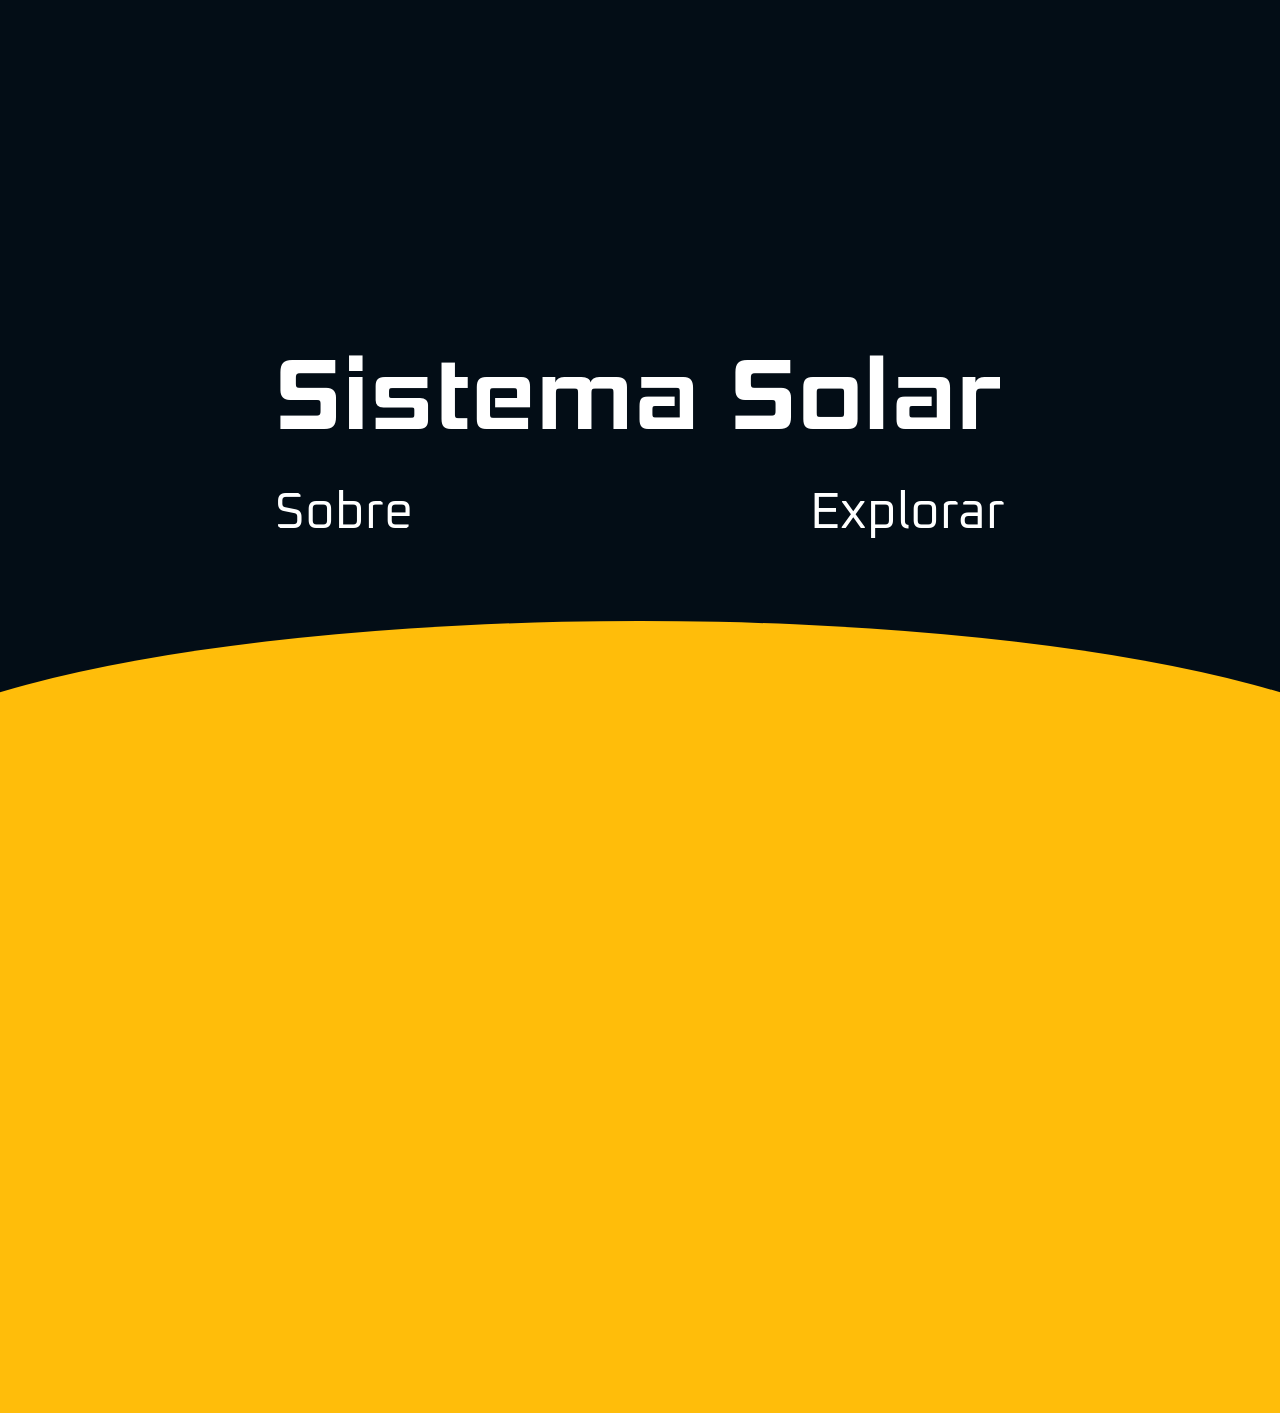
<file: Index.html>
<!DOCTYPE html>
<html lang="pt-pt">
<head>
    <title>Sistema Solar</title>
    <meta charset="UTF-8">
    <meta name="viewport" content="width=device-width, initial-scale=1">
    <meta name="theme-color" content="#030d16">
    <link rel="stylesheet" href="Index.css">
</head>
<body>
    <main class="pagina pagina-inicial">
        <section class="conteudo" aria-labelledby="titulo-principal">
            <h1 id="titulo-principal">Sistema Solar</h1>
            <nav class="navegacao" aria-label="Navegação principal">
                <a href="Sobre.html">Sobre</a>
                <a href="Explorar.html">Explorar</a>
            </nav>
        </section>
        <div class="curva-solar" aria-hidden="true"></div>
    </main>
</body>
</html>
</file>
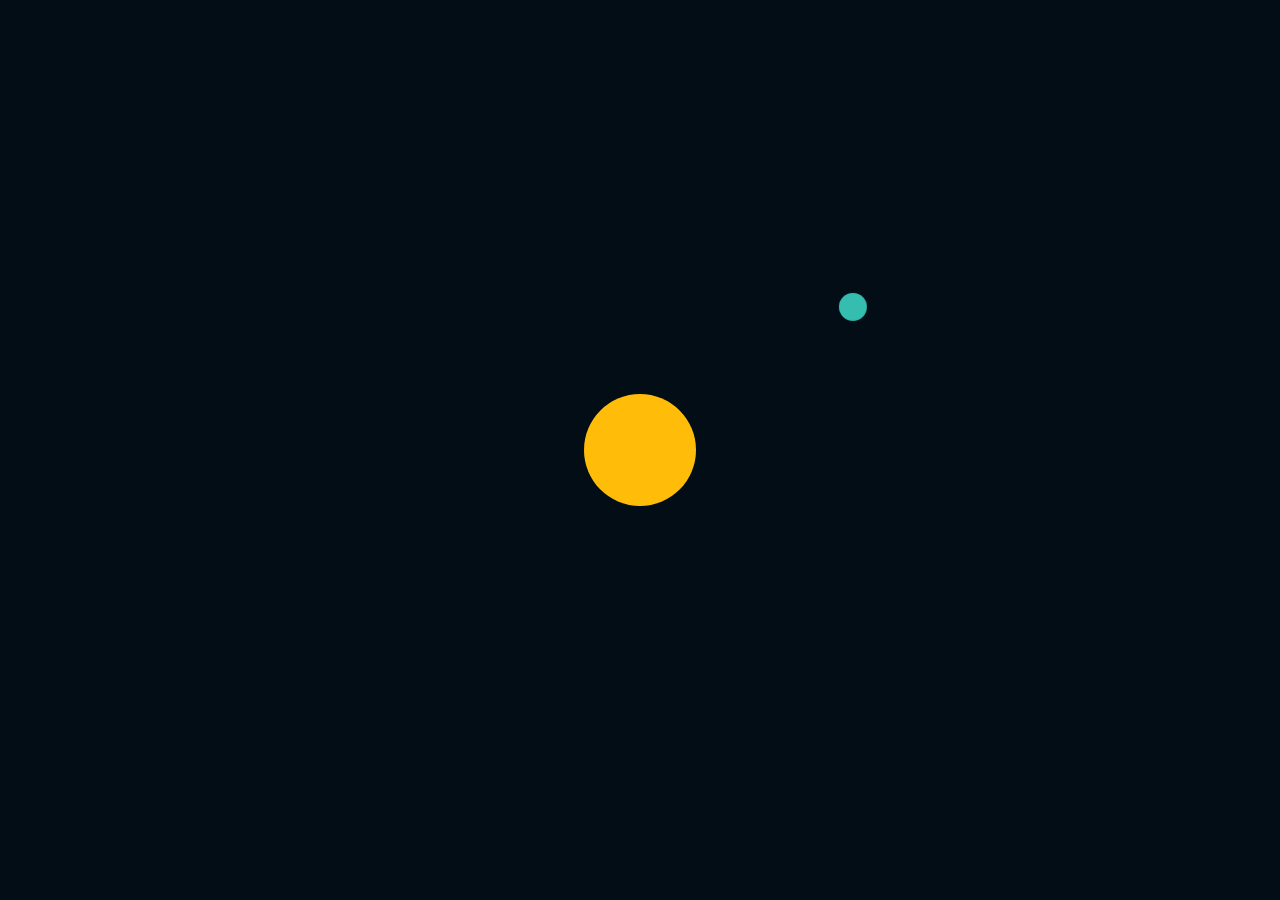
<file: Explorar.html>
<!DOCTYPE html>
<html lang="pt-pt">
<head>
    <title>Sistema Solar — Explorar</title>
    <meta charset="UTF-8">
    <meta name="viewport" content="width=device-width, initial-scale=1">
    <meta name="theme-color" content="#030d16">
    <link rel="stylesheet" href="Explorar.css">
    <script src="Explorar.js" defer></script>
</head>
<body>
    <main class="pagina-explorar" aria-label="Simulação do sistema solar">
        <div class="sol" role="img" aria-label="Sol"></div>
        <div class="orbita-guia" id="guia-orbita-azul" aria-hidden="true"></div>
        <div class="planeta planeta-azul" id="planeta-azul" role="img" aria-label="Planeta azul"></div>

    </main>
</body>
</html>
</file>
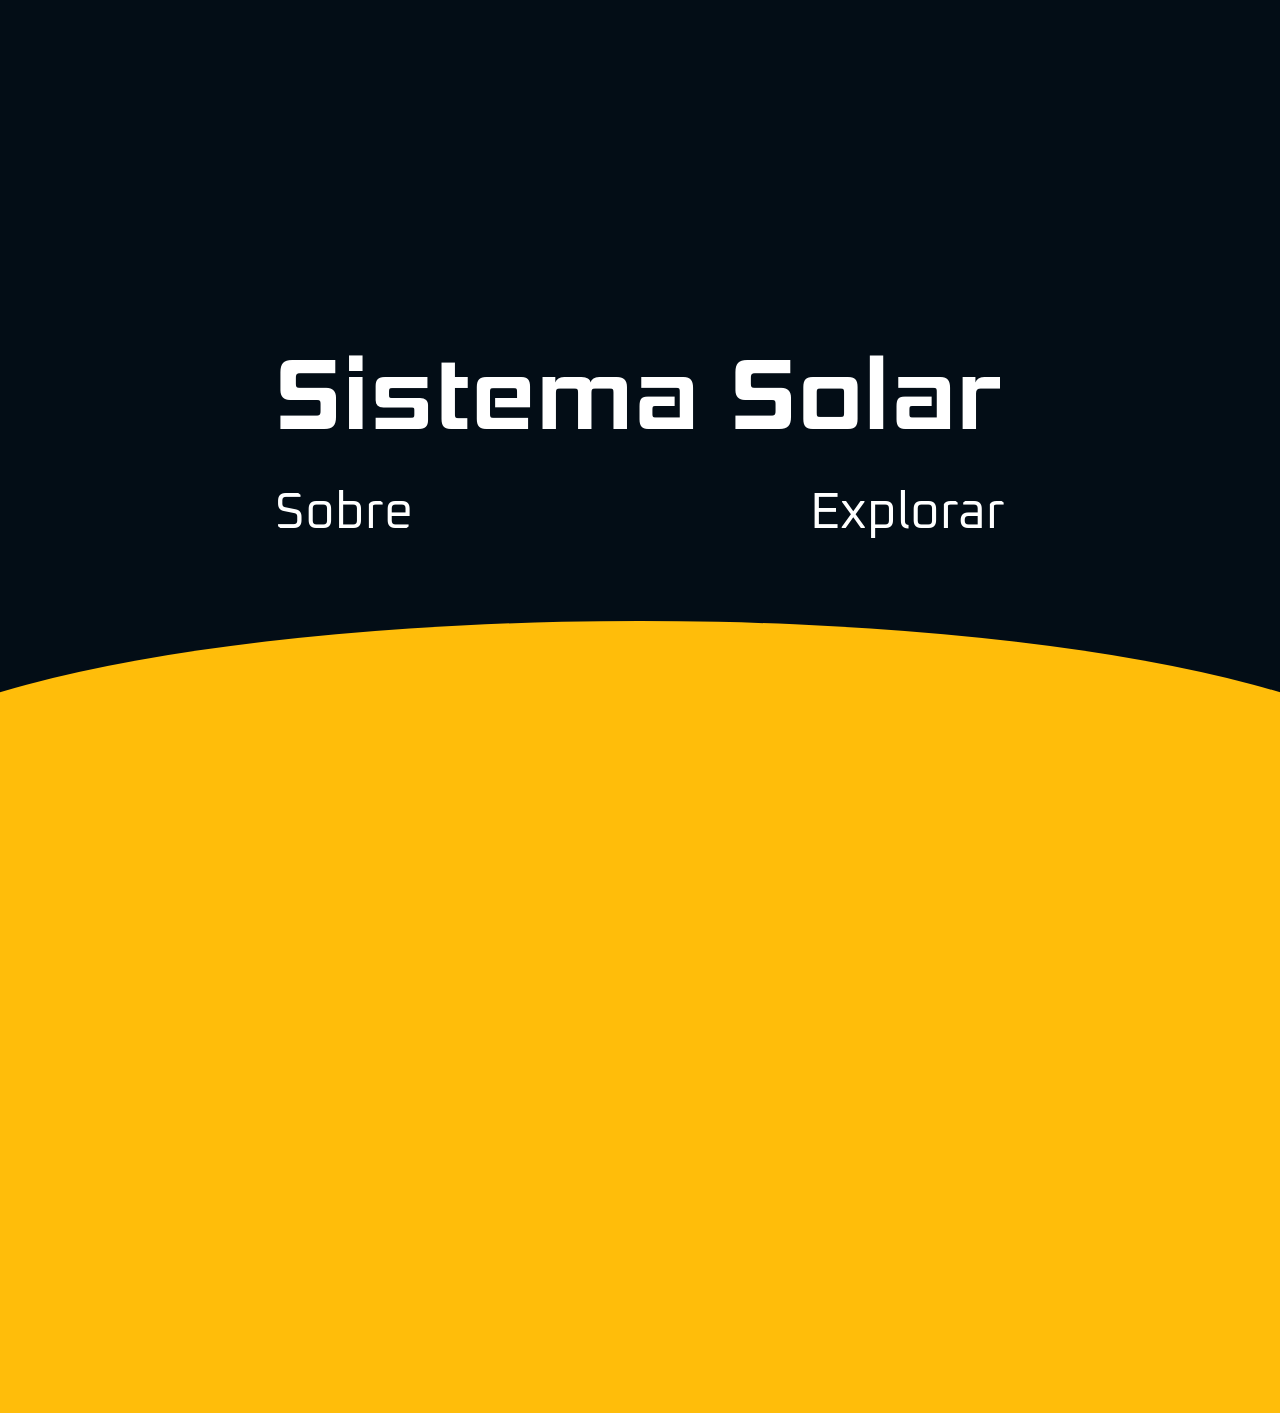
<file: Sistema.html>
<!DOCTYPE html>
<html lang="pt-pt">
<head>
    <title>Sistema Solar</title>
    <meta charset="UTF-8">
    <meta name="viewport" content="width=device-width, initial-scale=1">
    <meta name="theme-color" content="#030d16">
    <link rel="stylesheet" href="Sistema.css">
</head>
<body>
    <main class="pagina pagina-inicial">
        <section class="conteudo" aria-labelledby="titulo-principal">
            <h1 id="titulo-principal">Sistema Solar</h1>
            <nav class="navegacao" aria-label="Navegação principal">
                <a href="Sobre.html">Sobre</a>
                <a href="Explorar.html">Explorar</a>
            </nav>
        </section>
        <div class="curva-solar" aria-hidden="true"></div>
    </main>
</body>
</html>
</file>
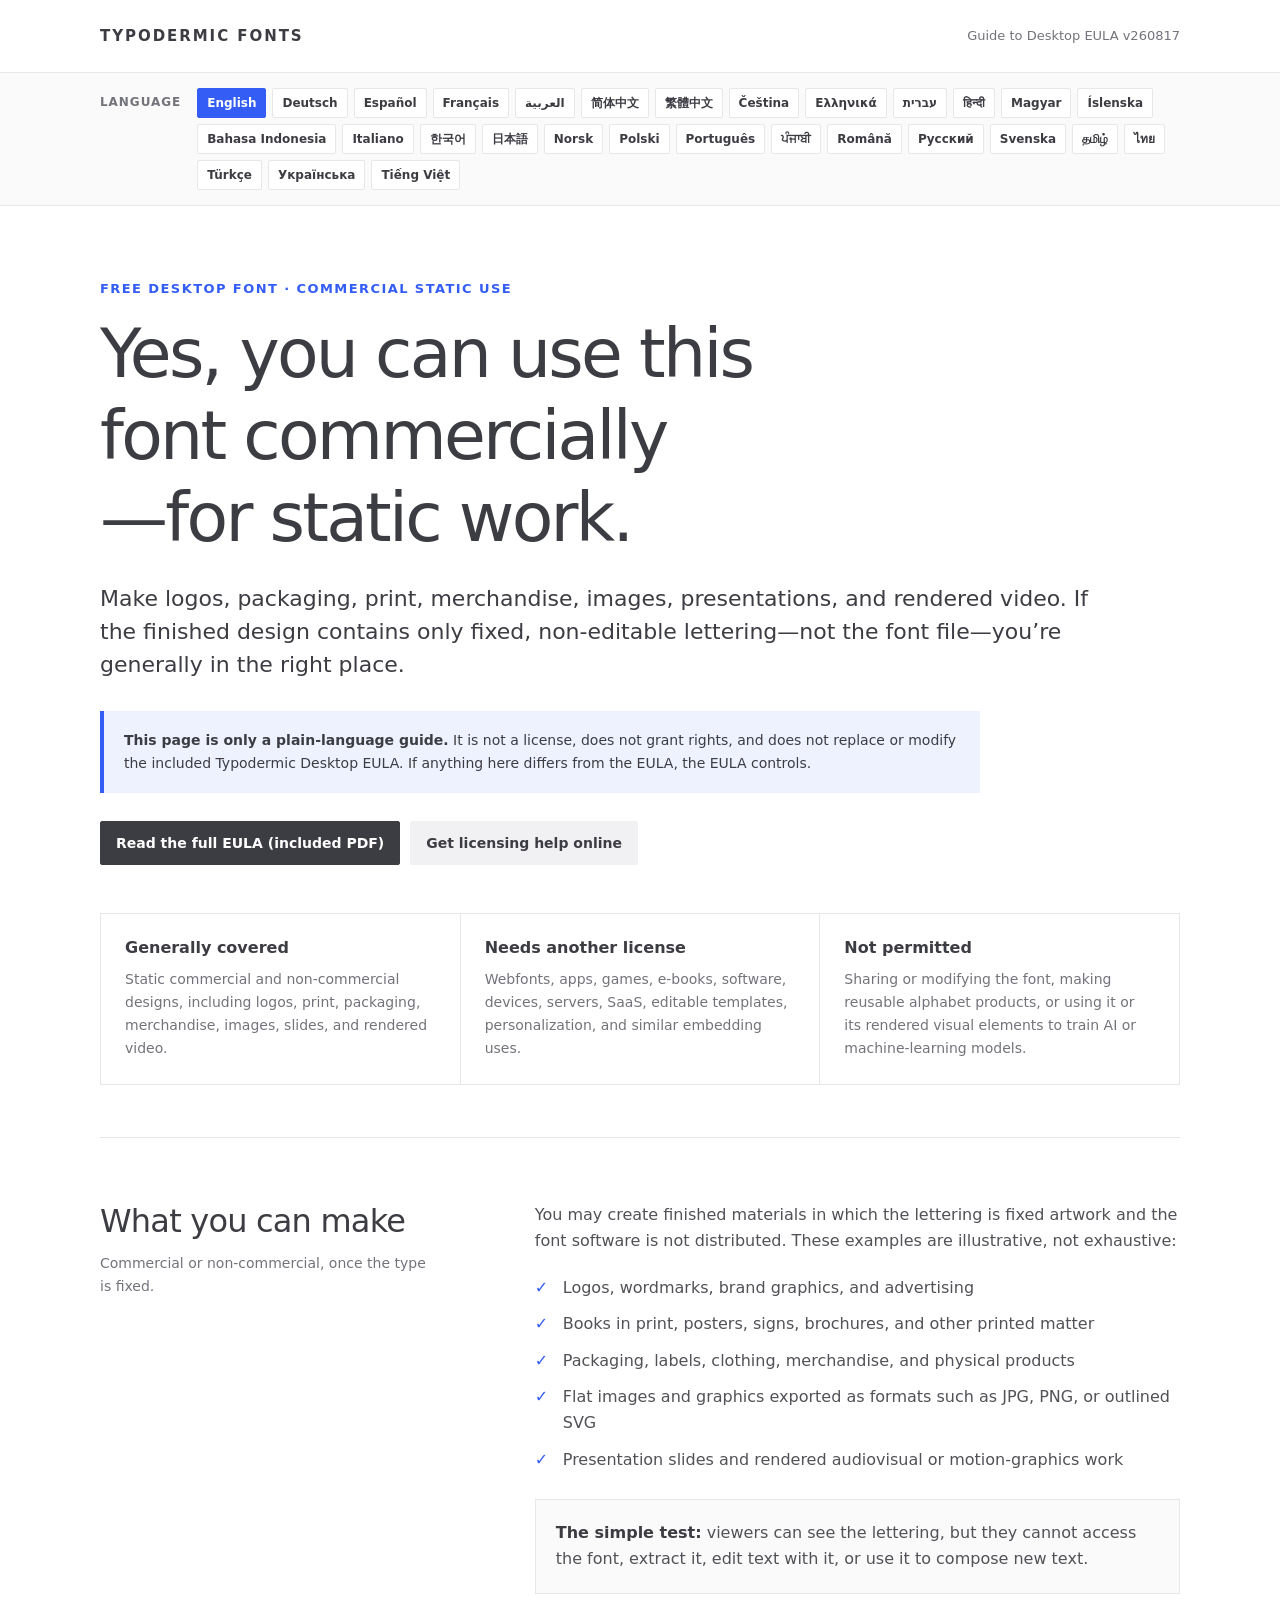
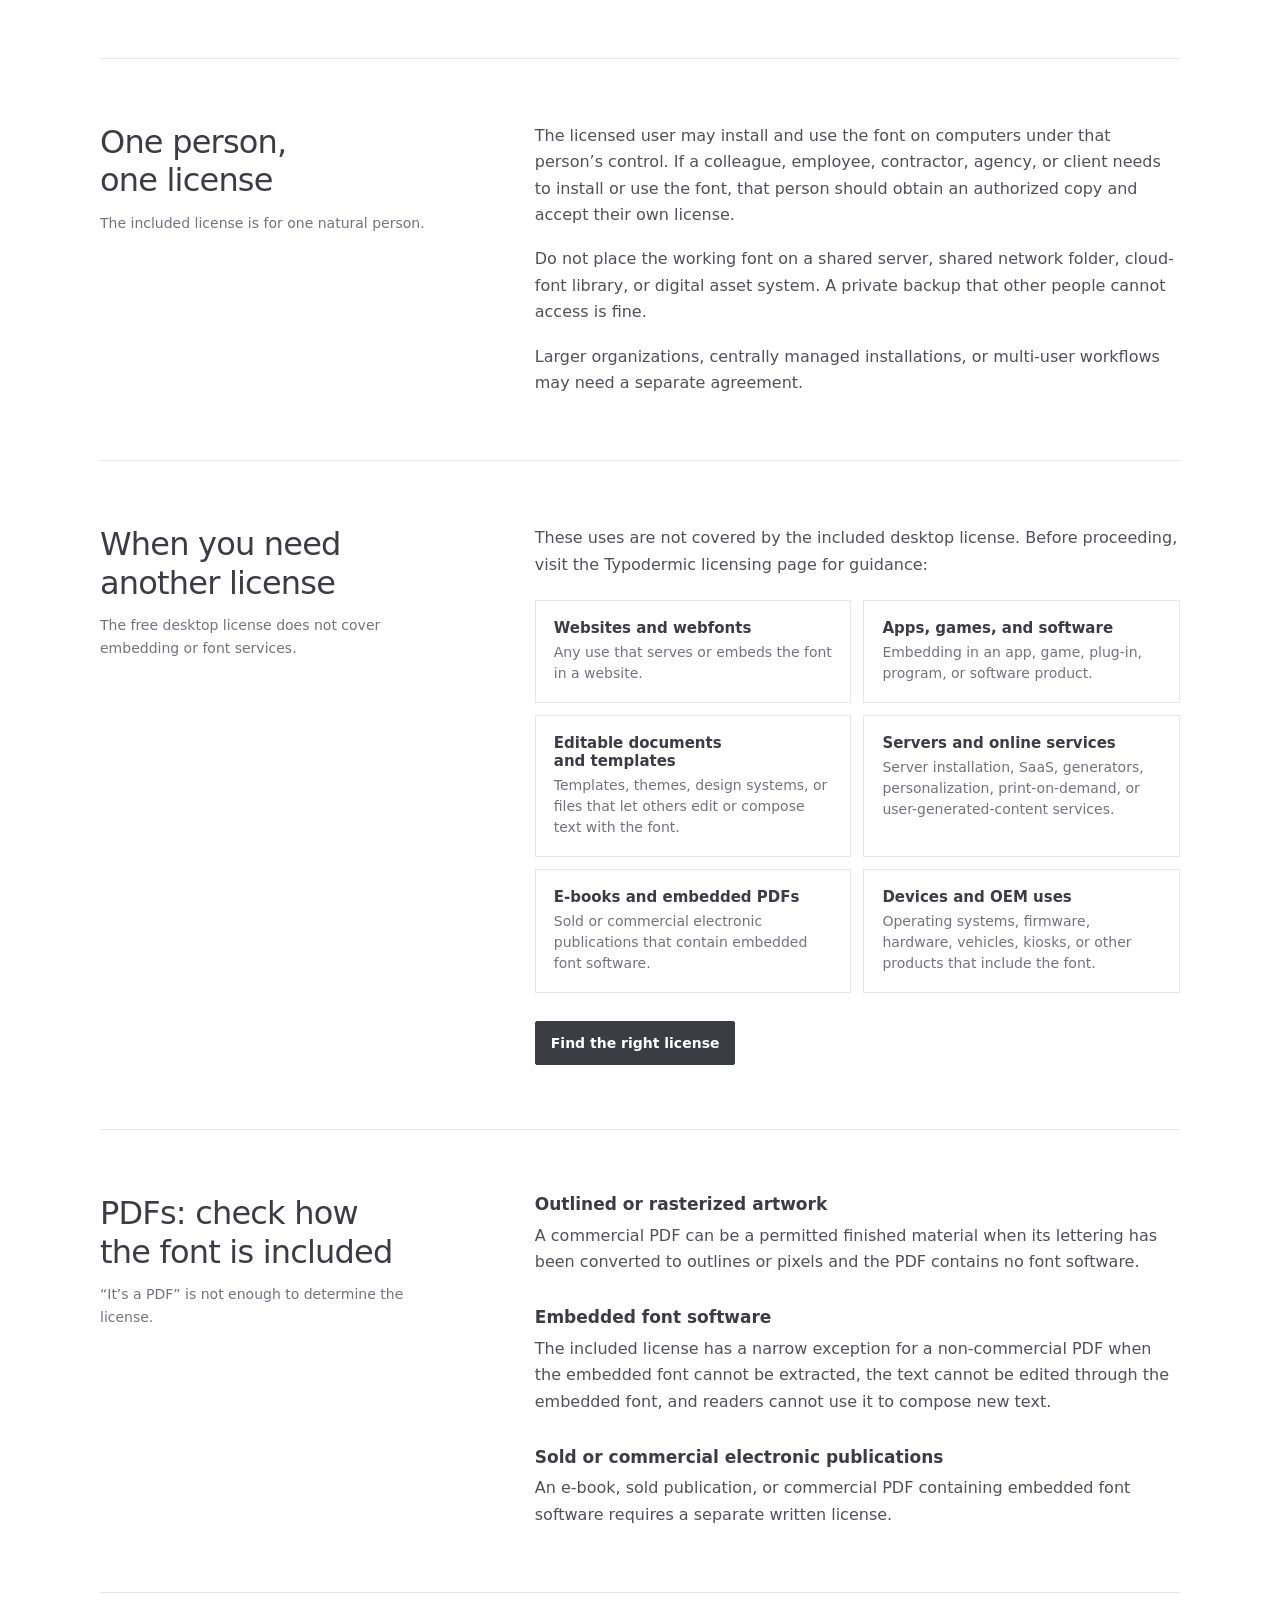
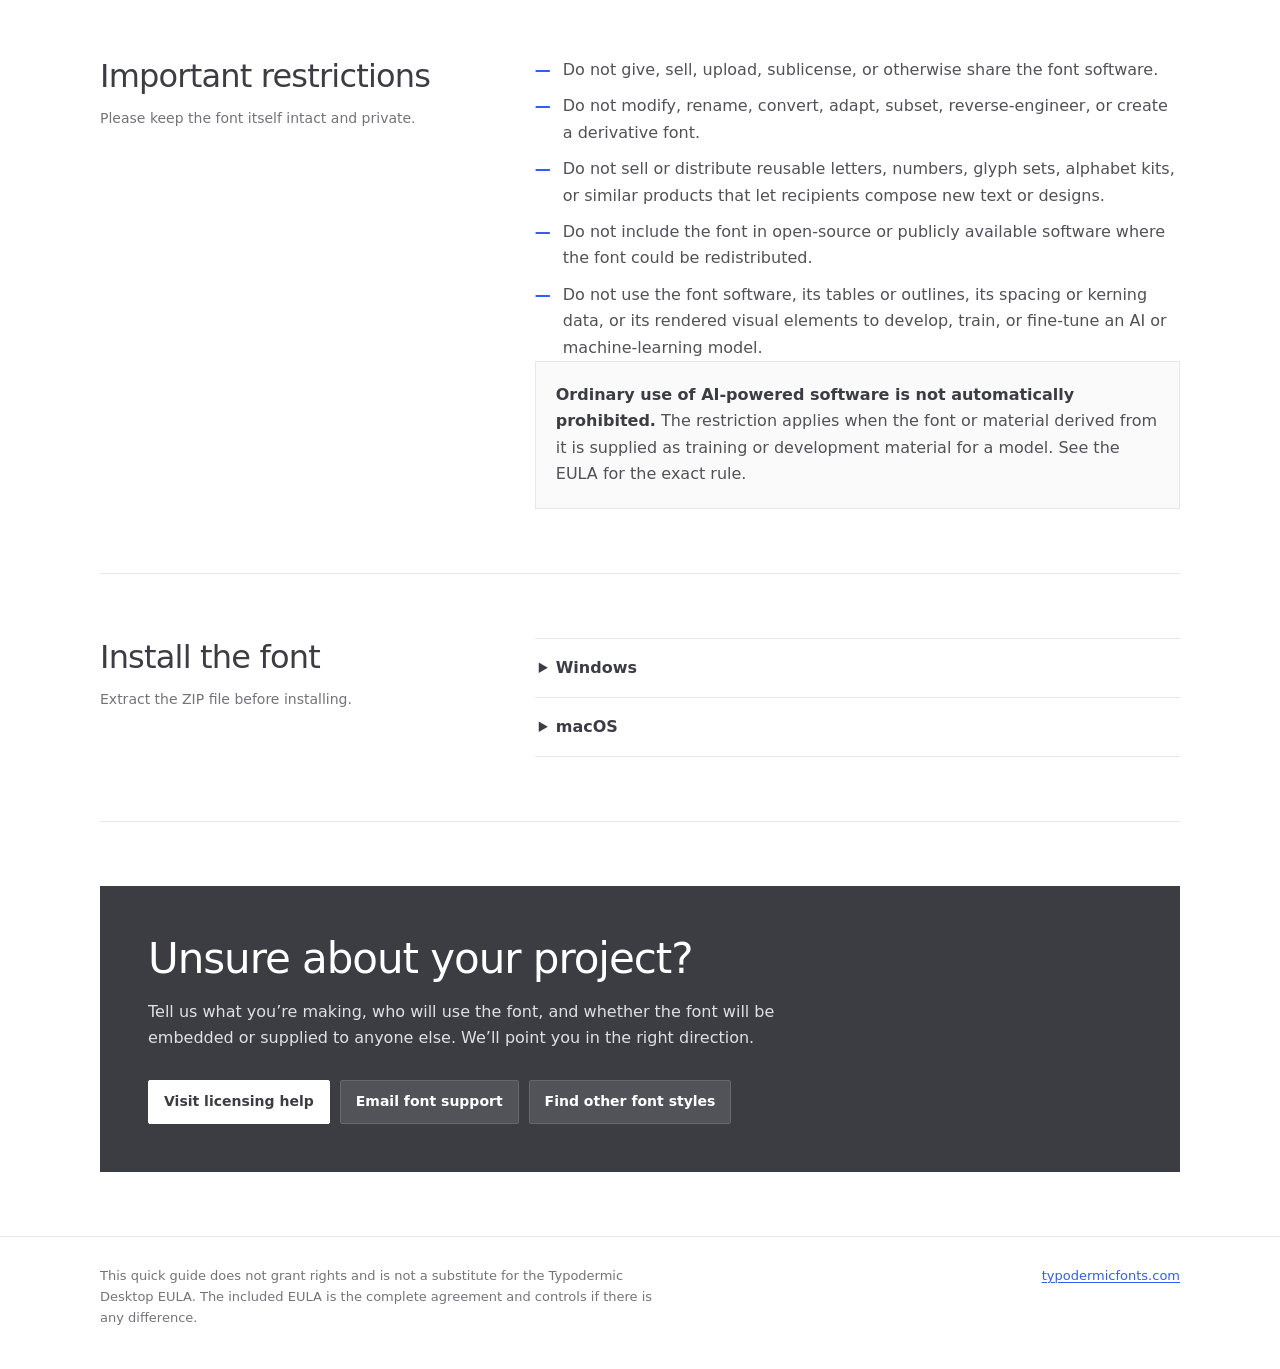
<file: hemi_head/read-this.html>
<!doctype html>
<html lang="en">
<head>
  <meta charset="utf-8">
  <meta name="viewport" content="width=device-width, initial-scale=1">
  <meta name="theme-color" content="#335df5">
  <title>Typodermic Fonts — Free Desktop Font Quick Guide</title>
  <style>
    :root {
      color-scheme: light;
      --blue: #335df5;
      --charcoal: #3c3c43;
      --text: #515157;
      --muted: #73737b;
      --control: #f1f1f3;
      --line: #e7e7e9;
      --white: #ffffff;
      --soft-blue: #eef2ff;
      --radius: 2px;
      --shell: min(calc(100% - 48px), 1080px);
      --reading: 72ch;
    }

    * {
      box-sizing: border-box;
    }

    html {
      scroll-behavior: smooth;
    }

    body {
      margin: 0;
      background: var(--white);
      color: var(--text);
      font-family: system-ui, -apple-system, BlinkMacSystemFont, "Segoe UI", Helvetica, Arial, sans-serif;
      font-size: 16px;
      line-height: 1.65;
      -webkit-font-smoothing: antialiased;
      text-rendering: optimizeLegibility;
    }

    a {
      color: var(--blue);
      text-decoration-thickness: 1px;
      text-underline-offset: 0.18em;
    }

    a:hover {
      text-decoration-thickness: 2px;
    }

    a:focus-visible,
    summary:focus-visible {
      outline: 2px solid var(--blue);
      outline-offset: 3px;
    }

    .site-header {
      border-bottom: 1px solid var(--line);
    }

    .header-inner,
    .language-inner,
    main,
    .footer-inner {
      width: var(--shell);
      margin-inline: auto;
    }

    .header-inner {
      min-height: 72px;
      display: flex;
      align-items: center;
      justify-content: space-between;
      gap: 24px;
    }

    .wordmark {
      color: var(--charcoal);
      font-size: 15px;
      font-weight: 800;
      letter-spacing: 0.13em;
      line-height: 1;
      text-decoration: none;
      white-space: nowrap;
    }

    .wordmark:hover {
      color: var(--blue);
      text-decoration: none;
    }

    .header-note {
      color: var(--muted);
      font-size: 13px;
      text-align: right;
    }

    .language-bar {
      border-bottom: 1px solid var(--line);
      background: #fafafa;
    }

    .language-inner {
      display: flex;
      align-items: flex-start;
      gap: 16px;
      padding: 15px 0;
    }

    .language-label {
      flex: 0 0 auto;
      margin: 5px 0 0;
      color: var(--muted);
      font-size: 12px;
      font-weight: 750;
      letter-spacing: 0.08em;
      text-transform: uppercase;
    }

    .language-buttons {
      display: flex;
      flex-wrap: wrap;
      gap: 6px;
    }

    .language-button {
      min-height: 30px;
      padding: 5px 9px;
      border: 1px solid var(--line);
      border-radius: var(--radius);
      background: var(--white);
      color: var(--charcoal);
      font: inherit;
      font-size: 12px;
      font-weight: 650;
      line-height: 1.2;
      cursor: pointer;
    }

    .language-button:hover,
    .language-button:focus-visible,
    .language-button[aria-pressed="true"] {
      border-color: var(--blue);
      background: var(--blue);
      color: var(--white);
    }

    .language-button:focus-visible {
      outline: 2px solid var(--blue);
      outline-offset: 2px;
    }

    .sr-only {
      position: absolute;
      width: 1px;
      height: 1px;
      padding: 0;
      margin: -1px;
      overflow: hidden;
      clip: rect(0, 0, 0, 0);
      white-space: nowrap;
      border: 0;
    }

    .hero {
      padding: 72px 0 52px;
      border-bottom: 1px solid var(--line);
    }

    .eyebrow {
      margin: 0 0 14px;
      color: var(--blue);
      font-size: 13px;
      font-weight: 750;
      letter-spacing: 0.11em;
      text-transform: uppercase;
    }

    h1,
    h2,
    h3 {
      color: var(--charcoal);
      line-height: 1.2;
      text-wrap: balance;
    }

    h1 {
      max-width: 820px;
      margin: 0;
      font-size: clamp(36px, 5.8vw, 68px);
      font-weight: 450;
      letter-spacing: -0.04em;
    }

    .intro {
      max-width: var(--reading);
      margin: 24px 0 0;
      color: var(--charcoal);
      font-size: clamp(18px, 2.2vw, 22px);
      line-height: 1.5;
    }

    .legal-notice {
      max-width: 880px;
      margin-top: 30px;
      padding: 18px 20px;
      background: var(--soft-blue);
      border-inline-start: 4px solid var(--blue);
      color: var(--charcoal);
      font-size: 14px;
    }

    .legal-notice strong {
      font-weight: 750;
    }

    .actions {
      display: flex;
      flex-wrap: wrap;
      gap: 10px;
      margin-top: 28px;
    }

    .button {
      display: inline-flex;
      min-height: 44px;
      align-items: center;
      justify-content: center;
      padding: 10px 15px;
      border: 1px solid var(--charcoal);
      border-radius: var(--radius);
      background: var(--charcoal);
      color: var(--white);
      font-size: 14px;
      font-weight: 700;
      line-height: 1.2;
      text-align: center;
      text-decoration: none;
    }

    .button.secondary {
      border-color: var(--control);
      background: var(--control);
      color: var(--charcoal);
    }

    .button:hover,
    .button:focus-visible {
      border-color: var(--blue);
      background: var(--blue);
      color: var(--white);
      text-decoration: none;
    }

    .summary-grid {
      display: grid;
      grid-template-columns: repeat(3, minmax(0, 1fr));
      gap: 1px;
      margin-top: 48px;
      background: var(--line);
      border: 1px solid var(--line);
    }

    .summary-card {
      min-width: 0;
      padding: 24px;
      background: var(--white);
    }

    .summary-card h2 {
      margin: 0 0 10px;
      font-size: 16px;
      font-weight: 750;
    }

    .summary-card p {
      margin: 0;
      color: var(--muted);
      font-size: 14px;
    }

    .section {
      display: grid;
      grid-template-columns: minmax(180px, 0.34fr) minmax(0, 0.66fr);
      gap: clamp(36px, 8vw, 110px);
      padding: 64px 0;
      border-bottom: 1px solid var(--line);
    }

    .section-heading h2 {
      margin: 0;
      font-size: clamp(23px, 3vw, 32px);
      font-weight: 500;
      letter-spacing: -0.025em;
    }

    .section-heading p {
      margin: 12px 0 0;
      color: var(--muted);
      font-size: 14px;
    }

    .section-body > :first-child {
      margin-top: 0;
    }

    .section-body > :last-child {
      margin-bottom: 0;
    }

    .section-body h3 {
      margin: 32px 0 8px;
      font-size: 17px;
      font-weight: 750;
    }

    .section-body p {
      max-width: var(--reading);
      margin: 0 0 18px;
    }

    .plain-list,
    .cross-list {
      display: grid;
      gap: 10px;
      max-width: var(--reading);
      margin: 20px 0 0;
      padding: 0;
      list-style: none;
    }

    .plain-list li,
    .cross-list li {
      position: relative;
      padding-inline-start: 28px;
    }

    .plain-list li::before,
    .cross-list li::before {
      position: absolute;
      inset-inline-start: 0;
      color: var(--blue);
      font-weight: 800;
    }

    .plain-list li::before {
      content: "✓";
    }

    .cross-list li::before {
      content: "—";
    }

    .callout {
      max-width: var(--reading);
      margin: 26px 0;
      padding: 20px;
      border: 1px solid var(--line);
      background: #fafafa;
    }

    .callout strong {
      color: var(--charcoal);
    }

    .license-grid {
      display: grid;
      grid-template-columns: repeat(2, minmax(0, 1fr));
      gap: 12px;
      margin-top: 22px;
    }

    .license-item {
      padding: 18px;
      border: 1px solid var(--line);
    }

    .license-item h3 {
      margin: 0 0 5px;
      font-size: 15px;
    }

    .license-item p {
      margin: 0;
      color: var(--muted);
      font-size: 14px;
      line-height: 1.5;
    }

    details {
      max-width: var(--reading);
      border-top: 1px solid var(--line);
    }

    details:last-of-type {
      border-bottom: 1px solid var(--line);
    }

    summary {
      padding: 16px 4px;
      color: var(--charcoal);
      cursor: pointer;
      font-weight: 700;
    }

    details p {
      margin: 0;
      padding: 0 4px 18px;
      font-size: 14px;
    }

    .help-panel {
      margin: 64px 0;
      padding: clamp(26px, 5vw, 48px);
      background: var(--charcoal);
      color: var(--white);
    }

    .help-panel h2 {
      margin: 0;
      color: var(--white);
      font-size: clamp(27px, 4vw, 42px);
      font-weight: 450;
      letter-spacing: -0.025em;
    }

    .help-panel p {
      max-width: 62ch;
      margin: 14px 0 0;
      color: #e0e0e3;
    }

    .help-panel .button {
      border-color: var(--white);
      background: var(--white);
      color: var(--charcoal);
    }

    .help-panel .button.secondary {
      border-color: #67676e;
      background: #525259;
      color: var(--white);
    }

    .help-panel .button:hover,
    .help-panel .button:focus-visible {
      border-color: var(--blue);
      background: var(--blue);
      color: var(--white);
    }

    .site-footer {
      border-top: 1px solid var(--line);
    }

    .footer-inner {
      display: flex;
      justify-content: space-between;
      gap: 32px;
      padding: 28px 0 40px;
      color: var(--muted);
      font-size: 13px;
    }

    .footer-inner p {
      max-width: 70ch;
      margin: 0;
    }

    .footer-inner a {
      white-space: nowrap;
    }

    @media (max-width: 760px) {
      :root {
        --shell: min(calc(100% - 32px), 1080px);
      }

      .header-inner {
        min-height: 64px;
      }

      .header-note {
        display: none;
      }

      .language-inner {
        flex-direction: column;
        gap: 9px;
      }

      .language-label {
        margin-top: 0;
      }

      .hero {
        padding: 48px 0 36px;
      }

      .summary-grid,
      .section,
      .license-grid {
        grid-template-columns: 1fr;
      }

      .section {
        gap: 24px;
        padding: 46px 0;
      }

      .summary-card {
        padding: 20px;
      }

      .footer-inner {
        flex-direction: column;
        gap: 14px;
      }
    }

    @media (prefers-reduced-motion: reduce) {
      html {
        scroll-behavior: auto;
      }
    }

    @media print {
      :root {
        --shell: 100%;
      }

      body {
        color: #000;
        font-size: 11pt;
      }

      .site-header,
      .actions,
      .help-panel,
      .footer-link {
        display: none;
      }

      .hero,
      .section {
        padding: 24px 0;
      }

      .summary-grid,
      .license-grid {
        break-inside: avoid;
      }

      a {
        color: inherit;
      }
    }
  </style>
</head>
<body>
  <header class="site-header">
    <div class="header-inner">
      <a class="wordmark" href="https://typodermicfonts.com/">TYPODERMIC FONTS</a>
      <div class="header-note" data-i18n="headerNote">Guide to Desktop EULA v260817</div>
    </div>
  </header>

  <nav class="language-bar" aria-label="Choose a language" dir="ltr">
    <div class="language-inner">
      <p class="language-label" data-i18n="languageLabel">Language</p>
      <div class="language-buttons">
        <button class="language-button" type="button" data-lang="en" aria-pressed="true">English</button>
        <button class="language-button" type="button" data-lang="de" aria-pressed="false">Deutsch</button>
        <button class="language-button" type="button" data-lang="es" aria-pressed="false">Español</button>
        <button class="language-button" type="button" data-lang="fr" aria-pressed="false">Français</button>
        <button class="language-button" type="button" data-lang="ar" aria-pressed="false">العربية</button>
        <button class="language-button" type="button" data-lang="zh-Hans" aria-pressed="false">简体中文</button>
        <button class="language-button" type="button" data-lang="zh-Hant" aria-pressed="false">繁體中文</button>
        <button class="language-button" type="button" data-lang="cs" aria-pressed="false">Čeština</button>
        <button class="language-button" type="button" data-lang="el" aria-pressed="false">Ελληνικά</button>
        <button class="language-button" type="button" data-lang="he" aria-pressed="false">עברית</button>
        <button class="language-button" type="button" data-lang="hi" aria-pressed="false">हिन्दी</button>
        <button class="language-button" type="button" data-lang="hu" aria-pressed="false">Magyar</button>
        <button class="language-button" type="button" data-lang="is" aria-pressed="false">Íslenska</button>
        <button class="language-button" type="button" data-lang="id" aria-pressed="false">Bahasa Indonesia</button>
        <button class="language-button" type="button" data-lang="it" aria-pressed="false">Italiano</button>
        <button class="language-button" type="button" data-lang="ko" aria-pressed="false">한국어</button>
        <button class="language-button" type="button" data-lang="ja" aria-pressed="false">日本語</button>
        <button class="language-button" type="button" data-lang="no" aria-pressed="false">Norsk</button>
        <button class="language-button" type="button" data-lang="pl" aria-pressed="false">Polski</button>
        <button class="language-button" type="button" data-lang="pt" aria-pressed="false">Português</button>
        <button class="language-button" type="button" data-lang="pa" aria-pressed="false">ਪੰਜਾਬੀ</button>
        <button class="language-button" type="button" data-lang="ro" aria-pressed="false">Română</button>
        <button class="language-button" type="button" data-lang="ru" aria-pressed="false">Русский</button>
        <button class="language-button" type="button" data-lang="sv" aria-pressed="false">Svenska</button>
        <button class="language-button" type="button" data-lang="ta" aria-pressed="false">தமிழ்</button>
        <button class="language-button" type="button" data-lang="th" aria-pressed="false">ไทย</button>
        <button class="language-button" type="button" data-lang="tr" aria-pressed="false">Türkçe</button>
        <button class="language-button" type="button" data-lang="uk" aria-pressed="false">Українська</button>
        <button class="language-button" type="button" data-lang="vi" aria-pressed="false">Tiếng Việt</button>
      </div>
      <span class="sr-only" id="language-status" aria-live="polite"></span>
    </div>
  </nav>

  <noscript><p class="legal-notice">Language switching requires JavaScript. The English guide remains available below.</p></noscript>

  <main id="guide-content">
    <section class="hero" aria-labelledby="page-title">
      <p class="eyebrow" data-i18n="eyebrow">Free desktop font · commercial static use</p>
      <h1 id="page-title" data-i18n="pageHeading">Yes, you can use this font commercially—for static work.</h1>
      <p class="intro" data-i18n="intro">Make logos, packaging, print, merchandise, images, presentations, and rendered video. If the finished design contains only fixed, non-editable lettering—not the font file—you’re generally in the right place.</p>

      <div class="legal-notice" role="note">
        <strong data-i18n="noticeLead">This page is only a plain-language guide.</strong> <span data-i18n="noticeText">It is not a license, does not grant rights, and does not replace or modify the included Typodermic Desktop EULA. If anything here differs from the EULA, the EULA controls.</span>
      </div>

      <div class="actions">
        <a class="button" href="Typodermic Desktop EULA 2026.pdf" data-i18n="eulaButton">Read the full EULA (included PDF)</a>
        <a class="button secondary" href="https://typodermicfonts.com/license/" data-i18n="helpOnlineButton">Get licensing help online</a>
      </div>

      <div class="summary-grid">
        <article class="summary-card">
          <h2 data-i18n="coveredTitle">Generally covered</h2>
          <p data-i18n="coveredText">Static commercial and non-commercial designs, including logos, print, packaging, merchandise, images, slides, and rendered video.</p>
        </article>
        <article class="summary-card">
          <h2 data-i18n="anotherTitle">Needs another license</h2>
          <p data-i18n="anotherText">Webfonts, apps, games, e-books, software, devices, servers, SaaS, editable templates, personalization, and similar embedding uses.</p>
        </article>
        <article class="summary-card">
          <h2 data-i18n="notPermittedTitle">Not permitted</h2>
          <p data-i18n="notPermittedText">Sharing or modifying the font, making reusable alphabet products, or using it or its rendered visual elements to train AI or machine-learning models.</p>
        </article>
      </div>
    </section>

    <section class="section" aria-labelledby="make-heading">
      <div class="section-heading">
        <h2 id="make-heading" data-i18n="makeHeading">What you can make</h2>
        <p data-i18n="makeSubheading">Commercial or non-commercial, once the type is fixed.</p>
      </div>
      <div class="section-body" data-i18n-html="makeBody">
        <p>You may create finished materials in which the lettering is fixed artwork and the font software is not distributed. These examples are illustrative, not exhaustive:</p>
        <ul class="plain-list">
          <li>Logos, wordmarks, brand graphics, and advertising</li>
          <li>Books in print, posters, signs, brochures, and other printed matter</li>
          <li>Packaging, labels, clothing, merchandise, and physical products</li>
          <li>Flat images and graphics exported as formats such as JPG, PNG, or outlined SVG</li>
          <li>Presentation slides and rendered audiovisual or motion-graphics work</li>
        </ul>
        <div class="callout">
          <strong>The simple test:</strong> viewers can see the lettering, but they cannot access the font, extract it, edit text with it, or use it to compose new text.
        </div>
      </div>
    </section>

    <section class="section" aria-labelledby="user-heading">
      <div class="section-heading">
        <h2 id="user-heading" data-i18n="userHeading">One person, one license</h2>
        <p data-i18n="userSubheading">The included license is for one natural person.</p>
      </div>
      <div class="section-body" data-i18n-html="userBody">
        <p>The licensed user may install and use the font on computers under that person’s control. If a colleague, employee, contractor, agency, or client needs to install or use the font, that person should obtain an authorized copy and accept their own license.</p>
        <p>Do not place the working font on a shared server, shared network folder, cloud-font library, or digital asset system. A private backup that other people cannot access is fine.</p>
        <p>Larger organizations, centrally managed installations, or multi-user workflows may need a separate agreement.</p>
      </div>
    </section>

    <section class="section" aria-labelledby="different-heading">
      <div class="section-heading">
        <h2 id="different-heading" data-i18n="differentHeading">When you need another license</h2>
        <p data-i18n="differentSubheading">The free desktop license does not cover embedding or font services.</p>
      </div>
      <div class="section-body" data-i18n-html="differentBody">
        <p>These uses are not covered by the included desktop license. Before proceeding, visit the Typodermic licensing page for guidance:</p>
        <div class="license-grid">
          <article class="license-item">
            <h3>Websites and webfonts</h3>
            <p>Any use that serves or embeds the font in a website.</p>
          </article>
          <article class="license-item">
            <h3>Apps, games, and software</h3>
            <p>Embedding in an app, game, plug-in, program, or software product.</p>
          </article>
          <article class="license-item">
            <h3>Editable documents and templates</h3>
            <p>Templates, themes, design systems, or files that let others edit or compose text with the font.</p>
          </article>
          <article class="license-item">
            <h3>Servers and online services</h3>
            <p>Server installation, SaaS, generators, personalization, print-on-demand, or user-generated-content services.</p>
          </article>
          <article class="license-item">
            <h3>E-books and embedded PDFs</h3>
            <p>Sold or commercial electronic publications that contain embedded font software.</p>
          </article>
          <article class="license-item">
            <h3>Devices and OEM uses</h3>
            <p>Operating systems, firmware, hardware, vehicles, kiosks, or other products that include the font.</p>
          </article>
        </div>
        <div class="actions">
          <a class="button" href="https://typodermicfonts.com/license/">Find the right license</a>
        </div>
      </div>
    </section>

    <section class="section" aria-labelledby="pdf-heading">
      <div class="section-heading">
        <h2 id="pdf-heading" data-i18n="pdfHeading">PDFs: check how the font is included</h2>
        <p data-i18n="pdfSubheading">“It’s a PDF” is not enough to determine the license.</p>
      </div>
      <div class="section-body" data-i18n-html="pdfBody">
        <h3>Outlined or rasterized artwork</h3>
        <p>A commercial PDF can be a permitted finished material when its lettering has been converted to outlines or pixels and the PDF contains no font software.</p>

        <h3>Embedded font software</h3>
        <p>The included license has a narrow exception for a non-commercial PDF when the embedded font cannot be extracted, the text cannot be edited through the embedded font, and readers cannot use it to compose new text.</p>

        <h3>Sold or commercial electronic publications</h3>
        <p>An e-book, sold publication, or commercial PDF containing embedded font software requires a separate written license.</p>
      </div>
    </section>

    <section class="section" aria-labelledby="limits-heading">
      <div class="section-heading">
        <h2 id="limits-heading" data-i18n="limitsHeading">Important restrictions</h2>
        <p data-i18n="limitsSubheading">Please keep the font itself intact and private.</p>
      </div>
      <div class="section-body" data-i18n-html="limitsBody">
        <ul class="cross-list">
          <li>Do not give, sell, upload, sublicense, or otherwise share the font software.</li>
          <li>Do not modify, rename, convert, adapt, subset, reverse-engineer, or create a derivative font.</li>
          <li>Do not sell or distribute reusable letters, numbers, glyph sets, alphabet kits, or similar products that let recipients compose new text or designs.</li>
          <li>Do not include the font in open-source or publicly available software where the font could be redistributed.</li>
          <li>Do not use the font software, its tables or outlines, its spacing or kerning data, or its rendered visual elements to develop, train, or fine-tune an AI or machine-learning model.</li>
        </ul>
        <p class="callout"><strong>Ordinary use of AI-powered software is not automatically prohibited.</strong> The restriction applies when the font or material derived from it is supplied as training or development material for a model. See the EULA for the exact rule.</p>
      </div>
    </section>

    <section class="section" aria-labelledby="install-heading">
      <div class="section-heading">
        <h2 id="install-heading" data-i18n="installHeading">Install the font</h2>
        <p data-i18n="installSubheading">Extract the ZIP file before installing.</p>
      </div>
      <div class="section-body" data-i18n-html="installBody">
        <details>
          <summary>Windows</summary>
          <p>Extract the ZIP file, select the font files, right-click, and choose <strong>Install</strong>. Depending on your version of Windows, you can also open a font file and select <strong>Install</strong>.</p>
        </details>
        <details>
          <summary>macOS</summary>
          <p>Extract the ZIP file, double-click a font file, and choose <strong>Install Font</strong> in Font Book.</p>
        </details>
      </div>
    </section>

    <section class="help-panel" aria-labelledby="help-heading">
      <h2 id="help-heading" data-i18n="helpHeading">Unsure about your project?</h2>
      <p data-i18n="helpText">Tell us what you’re making, who will use the font, and whether the font will be embedded or supplied to anyone else. We’ll point you in the right direction.</p>
      <div class="actions">
        <a class="button" href="https://typodermicfonts.com/license/" data-i18n="helpVisit">Visit licensing help</a>
        <a class="button secondary" href="mailto:fontsupport@typodermicfonts.com" data-i18n="helpEmail">Email font support</a>
        <a class="button secondary" href="https://typodermicfonts.com/search/" data-i18n="helpStyles">Find other font styles</a>
      </div>
    </section>
  </main>

  <footer class="site-footer">
    <div class="footer-inner">
      <p data-i18n="footerText">This quick guide does not grant rights and is not a substitute for the Typodermic Desktop EULA. The included EULA is the complete agreement and controls if there is any difference.</p>
      <a class="footer-link" href="https://typodermicfonts.com/">typodermicfonts.com</a>
    </div>
  </footer>
  <script>
    (() => {
      "use strict";

      const escapeHtml = (value) => String(value).replace(/[&<>"']/g, (character) => ({
        "&": "&amp;",
        "<": "&lt;",
        ">": "&gt;",
        "\"": "&quot;",
        "'": "&#039;"
      })[character]);

      function makeBody(introduction, items, calloutLead, calloutText) {
        return `<p>${escapeHtml(introduction)}</p><ul class="plain-list">${items.map((item) => `<li>${escapeHtml(item)}</li>`).join("")}</ul><div class="callout"><strong>${escapeHtml(calloutLead)}</strong> ${escapeHtml(calloutText)}</div>`;
      }

      function userBody(paragraphs) {
        return paragraphs.map((paragraph) => `<p>${escapeHtml(paragraph)}</p>`).join("");
      }

      function differentBody(introduction, items, buttonText) {
        return `<p>${escapeHtml(introduction)}</p><div class="license-grid">${items.map(([heading, text]) => `<article class="license-item"><h3>${escapeHtml(heading)}</h3><p>${escapeHtml(text)}</p></article>`).join("")}</div><div class="actions"><a class="button" href="https://typodermicfonts.com/license/">${escapeHtml(buttonText)}</a></div>`;
      }

      function pdfBody(items) {
        return items.map(([heading, text]) => `<h3>${escapeHtml(heading)}</h3><p>${escapeHtml(text)}</p>`).join("");
      }

      function limitsBody(items, calloutLead, calloutText) {
        return `<ul class="cross-list">${items.map((item) => `<li>${escapeHtml(item)}</li>`).join("")}</ul><p class="callout"><strong>${escapeHtml(calloutLead)}</strong> ${escapeHtml(calloutText)}</p>`;
      }

      function installBody(windowsLabel, windowsText, macLabel, macText) {
        return `<details><summary>${escapeHtml(windowsLabel)}</summary><p>${escapeHtml(windowsText)}</p></details><details><summary>${escapeHtml(macLabel)}</summary><p>${escapeHtml(macText)}</p></details>`;
      }

      const translations = {
        de: {
          pageTitle: "Typodermic Fonts — Kurzübersicht zur kostenlosen Desktop-Schrift",
          headerNote: "Leitfaden zur Desktop-EULA v260817",
          languageLabel: "Sprache",
          eyebrow: "Kostenlose Desktop-Schrift · kommerzielle statische Nutzung",
          pageHeading: "Ja, Sie dürfen diese Schrift kommerziell verwenden — für statische Arbeiten.",
          intro: "Erstellen Sie Logos, Verpackungen, Drucksachen, Merchandising-Artikel, Bilder, Präsentationen und gerenderte Videos. Wenn der fertige Entwurf nur feste, nicht bearbeitbare Schriftzüge enthält — und nicht die Schriftdatei — liegen Sie im Allgemeinen richtig.",
          noticeLead: "Diese Seite ist nur ein Leitfaden in verständlicher Sprache.",
          noticeText: "Sie ist keine Lizenz, gewährt keine Rechte und ersetzt oder ändert die beigefügte Typodermic Desktop-EULA nicht. Bei Abweichungen gilt die EULA.",
          eulaButton: "Vollständige EULA lesen (beigefügte PDF)",
          helpOnlineButton: "Online-Hilfe zur Lizenzierung",
          coveredTitle: "Im Allgemeinen abgedeckt",
          coveredText: "Statische kommerzielle und nicht kommerzielle Entwürfe, darunter Logos, Drucksachen, Verpackungen, Waren, Bilder, Folien und gerenderte Videos.",
          anotherTitle: "Andere Lizenz erforderlich",
          anotherText: "Webfonts, Apps, Spiele, E-Books, Software, Geräte, Server, SaaS, bearbeitbare Vorlagen, Personalisierung und ähnliche Einbettungen.",
          notPermittedTitle: "Nicht gestattet",
          notPermittedText: "Die Schrift weiterzugeben oder zu verändern, wiederverwendbare Alphabetprodukte herzustellen oder sie beziehungsweise daraus gerenderte visuelle Elemente zum Trainieren von KI- oder Machine-Learning-Modellen zu verwenden.",
          makeHeading: "Was Sie erstellen dürfen",
          makeSubheading: "Kommerziell oder nicht kommerziell, sobald die Schrift fest eingebunden ist.",
          makeBody: makeBody("Sie dürfen fertige Materialien erstellen, in denen die Schrift als festes Artwork vorliegt und die Schriftsoftware nicht verbreitet wird. Die folgenden Beispiele sind nicht abschließend:", ["Logos, Wortmarken, Markengrafiken und Werbung", "Gedruckte Bücher, Poster, Schilder, Broschüren und andere Drucksachen", "Verpackungen, Etiketten, Kleidung, Merchandising-Artikel und physische Produkte", "Flache Bilder und Grafiken, exportiert etwa als JPG, PNG oder in Pfade umgewandelte SVG", "Präsentationsfolien und gerenderte audiovisuelle oder Motion-Graphics-Arbeiten"], "Der einfache Test:", "Betrachter können die Schrift sehen, aber weder auf die Schrift zugreifen oder sie extrahieren noch Text damit bearbeiten oder neu setzen."),
          userHeading: "Eine Person, eine Lizenz",
          userSubheading: "Die beigefügte Lizenz gilt für eine natürliche Person.",
          userBody: userBody(["Der lizenzierte Benutzer darf die Schrift auf Computern installieren und verwenden, die seiner Kontrolle unterliegen. Muss ein Kollege, Mitarbeiter, Auftragnehmer, eine Agentur oder ein Kunde die Schrift installieren oder verwenden, sollte diese Person eine autorisierte Kopie beziehen und eine eigene Lizenz annehmen.", "Legen Sie die verwendbare Schrift nicht auf einem gemeinsam genutzten Server, in einem Netzwerkordner, einer Cloud-Schriftbibliothek oder einem Digital-Asset-System ab. Eine private Sicherungskopie, auf die andere Personen nicht zugreifen können, ist zulässig.", "Größere Unternehmen, zentral verwaltete Installationen oder Arbeitsabläufe mit mehreren Benutzern können eine gesonderte Vereinbarung erfordern."]),
          differentHeading: "Wann Sie eine andere Lizenz benötigen",
          differentSubheading: "Die kostenlose Desktop-Lizenz deckt Einbettungen und Schriftdienste nicht ab.",
          differentBody: differentBody("Diese Nutzungen sind von der beigefügten Desktop-Lizenz nicht abgedeckt. Besuchen Sie vorab die Typodermic-Lizenzierungsseite:", [["Websites und Webfonts", "Jede Nutzung, bei der die Schrift über eine Website bereitgestellt oder darin eingebettet wird."], ["Apps, Spiele und Software", "Einbettung in eine App, ein Spiel, Plug-in, Programm oder Softwareprodukt."], ["Bearbeitbare Dokumente und Vorlagen", "Vorlagen, Designs, Gestaltungssysteme oder Dateien, mit denen andere Text in der Schrift bearbeiten oder setzen können."], ["Server und Onlinedienste", "Serverinstallation, SaaS, Generatoren, Personalisierung, Print-on-Demand oder Dienste für nutzergenerierte Inhalte."], ["E-Books und eingebettete PDFs", "Verkaufte oder kommerzielle elektronische Publikationen, die eingebettete Schriftsoftware enthalten."], ["Geräte und OEM-Nutzungen", "Betriebssysteme, Firmware, Hardware, Fahrzeuge, Kioske oder andere Produkte, die die Schrift enthalten."]], "Die passende Lizenz finden"),
          pdfHeading: "PDFs: Prüfen Sie, wie die Schrift enthalten ist",
          pdfSubheading: "„Es ist eine PDF“ reicht zur Bestimmung der Lizenz nicht aus.",
          pdfBody: pdfBody([["In Pfade umgewandeltes oder gerastertes Artwork", "Eine kommerzielle PDF kann ein zulässiges fertiges Material sein, wenn die Schriftzüge in Pfade oder Pixel umgewandelt wurden und die PDF keine Schriftsoftware enthält."], ["Eingebettete Schriftsoftware", "Die beigefügte Lizenz enthält eine enge Ausnahme für eine nicht kommerzielle PDF, wenn die eingebettete Schrift nicht extrahiert werden kann, der Text damit nicht bearbeitet werden kann und Leser sie nicht zum Setzen neuen Textes verwenden können."], ["Verkaufte oder kommerzielle elektronische Publikationen", "Ein E-Book, eine verkaufte Publikation oder eine kommerzielle PDF mit eingebetteter Schriftsoftware erfordert eine gesonderte schriftliche Lizenz."]]),
          limitsHeading: "Wichtige Einschränkungen",
          limitsSubheading: "Bitte halten Sie die Schrift selbst unverändert und privat.",
          limitsBody: limitsBody(["Geben, verkaufen, veröffentlichen, unterlizenzieren oder teilen Sie die Schriftsoftware nicht und laden Sie sie nicht hoch.", "Verändern, benennen, konvertieren, bearbeiten, reduzieren oder rekonstruieren Sie die Schrift nicht und erstellen Sie keine abgeleitete Schrift.", "Verkaufen oder verbreiten Sie keine wiederverwendbaren Buchstaben, Zahlen, Glyphensätze, Alphabet-Bausätze oder ähnliche Produkte, mit denen Empfänger neue Texte oder Designs zusammensetzen können.", "Nehmen Sie die Schrift nicht in Open-Source- oder öffentlich verfügbare Software auf, wenn sie dadurch weiterverbreitet werden könnte.", "Verwenden Sie weder die Schriftsoftware, ihre Tabellen oder Konturen, ihre Abstands- oder Kerningdaten noch daraus gerenderte visuelle Elemente zur Entwicklung, zum Training oder zur Feinabstimmung eines KI- oder Machine-Learning-Modells."], "Die gewöhnliche Verwendung von Software mit KI-Funktionen ist nicht automatisch verboten.", "Die Einschränkung greift, wenn die Schrift oder daraus abgeleitetes Material einem Modell als Trainings- oder Entwicklungsmaterial zugeführt wird. Die genaue Regel steht in der EULA."),
          installHeading: "Schrift installieren",
          installSubheading: "Entpacken Sie vor der Installation die ZIP-Datei.",
          installBody: installBody("Windows", "Entpacken Sie die ZIP-Datei, wählen Sie die Schriftdateien aus, klicken Sie mit der rechten Maustaste und wählen Sie „Installieren“. Je nach Windows-Version können Sie auch eine Schriftdatei öffnen und „Installieren“ wählen.", "macOS", "Entpacken Sie die ZIP-Datei, doppelklicken Sie auf eine Schriftdatei und wählen Sie in der Schriftsammlung „Schrift installieren“."),
          helpHeading: "Unsicher bei Ihrem Projekt?",
          helpText: "Sagen Sie uns, was Sie erstellen, wer die Schrift verwenden wird und ob sie eingebettet oder an andere weitergegeben werden soll. Wir weisen Ihnen den richtigen Weg.",
          helpVisit: "Lizenzierungshilfe besuchen",
          helpEmail: "Schrift-Support kontaktieren",
          helpStyles: "Weitere Schriftschnitte finden",
          footerText: "Dieser Kurzleitfaden gewährt keine Rechte und ersetzt die Typodermic Desktop-EULA nicht. Die beigefügte EULA ist die vollständige Vereinbarung und gilt bei Abweichungen."
        },
        es: {
          pageTitle: "Typodermic Fonts — Guía rápida de la fuente de escritorio gratuita",
          headerNote: "Guía de la EULA de escritorio v260817",
          languageLabel: "Idioma",
          eyebrow: "Fuente de escritorio gratuita · uso comercial estático",
          pageHeading: "Sí, puede usar esta fuente comercialmente, para trabajos estáticos.",
          intro: "Cree logotipos, envases, impresos, artículos promocionales, imágenes, presentaciones y vídeo renderizado. Si el diseño final solo contiene letras fijas y no editables —no el archivo de fuente—, en general está dentro de lo permitido.",
          noticeLead: "Esta página es solo una guía en lenguaje sencillo.",
          noticeText: "No es una licencia, no concede derechos y no sustituye ni modifica la EULA de escritorio de Typodermic incluida. Si existe alguna diferencia, prevalece la EULA.",
          eulaButton: "Leer la EULA completa (PDF incluido)",
          helpOnlineButton: "Obtener ayuda sobre licencias",
          coveredTitle: "Generalmente permitido",
          coveredText: "Diseños estáticos comerciales y no comerciales, incluidos logotipos, impresos, envases, productos, imágenes, diapositivas y vídeo renderizado.",
          anotherTitle: "Requiere otra licencia",
          anotherText: "Fuentes web, aplicaciones, juegos, libros electrónicos, software, dispositivos, servidores, SaaS, plantillas editables, personalización y usos similares con incrustación.",
          notPermittedTitle: "No permitido",
          notPermittedText: "Compartir o modificar la fuente, crear productos de alfabetos reutilizables o usarla, o usar elementos visuales renderizados con ella, para entrenar modelos de IA o aprendizaje automático.",
          makeHeading: "Qué puede crear",
          makeSubheading: "Con fines comerciales o no comerciales, una vez fijadas las letras.",
          makeBody: makeBody("Puede crear materiales terminados en los que las letras sean ilustraciones fijas y no se distribuya el software de fuente. Estos ejemplos son ilustrativos y no exhaustivos:", ["Logotipos, marcas denominativas, gráficos de marca y publicidad", "Libros impresos, carteles, letreros, folletos y otros materiales impresos", "Envases, etiquetas, ropa, artículos promocionales y productos físicos", "Imágenes y gráficos planos exportados como JPG, PNG o SVG con contornos", "Diapositivas de presentaciones y trabajos audiovisuales o de gráficos en movimiento ya renderizados"], "La prueba sencilla:", "los espectadores pueden ver las letras, pero no pueden acceder a la fuente, extraerla, editar texto con ella ni usarla para componer texto nuevo."),
          userHeading: "Una persona, una licencia",
          userSubheading: "La licencia incluida corresponde a una persona física.",
          userBody: userBody(["El usuario autorizado puede instalar y usar la fuente en ordenadores bajo su control. Si un compañero, empleado, contratista, agencia o cliente necesita instalar o usar la fuente, esa persona debe obtener una copia autorizada y aceptar su propia licencia.", "No coloque la fuente utilizable en un servidor compartido, una carpeta de red compartida, una biblioteca de fuentes en la nube ni un sistema de gestión de activos digitales. Se permite una copia de seguridad privada a la que nadie más pueda acceder.", "Las organizaciones grandes, las instalaciones administradas centralmente o los flujos de trabajo con varios usuarios pueden necesitar un acuerdo independiente."]),
          differentHeading: "Cuándo necesita otra licencia",
          differentSubheading: "La licencia de escritorio gratuita no cubre la incrustación ni los servicios de fuentes.",
          differentBody: differentBody("Estos usos no están cubiertos por la licencia de escritorio incluida. Antes de continuar, visite la página de licencias de Typodermic:", [["Sitios web y fuentes web", "Cualquier uso que sirva o incruste la fuente en un sitio web."], ["Aplicaciones, juegos y software", "Incrustación en una aplicación, juego, complemento, programa o producto de software."], ["Documentos y plantillas editables", "Plantillas, temas, sistemas de diseño o archivos que permitan a otras personas editar o componer texto con la fuente."], ["Servidores y servicios en línea", "Instalación en servidores, SaaS, generadores, personalización, impresión bajo demanda o servicios de contenido generado por usuarios."], ["Libros electrónicos y PDF incrustados", "Publicaciones electrónicas vendidas o comerciales que contienen software de fuente incrustado."], ["Dispositivos y usos OEM", "Sistemas operativos, firmware, hardware, vehículos, quioscos u otros productos que incluyen la fuente."]], "Encontrar la licencia adecuada"),
          pdfHeading: "PDF: compruebe cómo se incluye la fuente",
          pdfSubheading: "Decir «es un PDF» no basta para determinar la licencia.",
          pdfBody: pdfBody([["Letras convertidas a contornos o rasterizadas", "Un PDF comercial puede ser un material terminado permitido si las letras se han convertido en contornos o píxeles y el PDF no contiene software de fuente."], ["Software de fuente incrustado", "La licencia incluida contiene una excepción limitada para un PDF no comercial si la fuente incrustada no puede extraerse, el texto no puede editarse mediante ella y los lectores no pueden usarla para componer texto nuevo."], ["Publicaciones electrónicas vendidas o comerciales", "Un libro electrónico, una publicación vendida o un PDF comercial que contenga software de fuente incrustado requiere una licencia escrita independiente."]]),
          limitsHeading: "Restricciones importantes",
          limitsSubheading: "Mantenga la fuente intacta y privada.",
          limitsBody: limitsBody(["No entregue, venda, cargue, sublicencie ni comparta de ninguna otra forma el software de fuente.", "No modifique, cambie el nombre, convierta, adapte, reduzca, aplique ingeniería inversa ni cree una fuente derivada.", "No venda ni distribuya letras, números, conjuntos de glifos, kits de alfabetos u otros productos reutilizables que permitan a los destinatarios componer texto o diseños nuevos.", "No incluya la fuente en software de código abierto o disponible públicamente cuando pueda redistribuirse.", "No use el software de fuente, sus tablas o contornos, sus datos de espaciado o kerning, ni los elementos visuales renderizados con ella, para desarrollar, entrenar o ajustar un modelo de IA o aprendizaje automático."], "El uso normal de software con funciones de IA no está prohibido automáticamente.", "La restricción se aplica cuando la fuente o material derivado de ella se proporciona a un modelo como material de entrenamiento o desarrollo. Consulte la EULA para conocer la regla exacta."),
          installHeading: "Instalar la fuente",
          installSubheading: "Extraiga el archivo ZIP antes de instalar.",
          installBody: installBody("Windows", "Extraiga el archivo ZIP, seleccione los archivos de fuente, haga clic con el botón derecho y elija «Instalar». Según su versión de Windows, también puede abrir un archivo de fuente y seleccionar «Instalar».", "macOS", "Extraiga el archivo ZIP, haga doble clic en un archivo de fuente y elija «Instalar tipo de letra» en Catálogo Tipográfico."),
          helpHeading: "¿Tiene dudas sobre su proyecto?",
          helpText: "Díganos qué está creando, quién usará la fuente y si se incrustará o se facilitará a otra persona. Le indicaremos el camino correcto.",
          helpVisit: "Visitar la ayuda sobre licencias",
          helpEmail: "Escribir al soporte de fuentes",
          helpStyles: "Buscar otros estilos de fuente",
          footerText: "Esta guía rápida no concede derechos ni sustituye la EULA de escritorio de Typodermic. La EULA incluida constituye el acuerdo completo y prevalece si existe alguna diferencia."
        },
        fr: {
          pageTitle: "Typodermic Fonts — Guide rapide de la police de bureau gratuite",
          headerNote: "Guide du CLUF de bureau v260817",
          languageLabel: "Langue",
          eyebrow: "Police de bureau gratuite · usage commercial statique",
          pageHeading: "Oui, vous pouvez utiliser cette police à des fins commerciales — pour des créations statiques.",
          intro: "Créez des logos, emballages, imprimés, produits dérivés, images, présentations et vidéos rendues. Si la création finale contient uniquement du lettrage fixe et non modifiable — et non le fichier de police —, votre usage est généralement approprié.",
          noticeLead: "Cette page est uniquement un guide en langage clair.",
          noticeText: "Elle ne constitue pas une licence, n’accorde aucun droit et ne remplace ni ne modifie le CLUF de bureau Typodermic inclus. En cas de différence, le CLUF prévaut.",
          eulaButton: "Lire le CLUF complet (PDF inclus)",
          helpOnlineButton: "Obtenir de l’aide sur les licences",
          coveredTitle: "Généralement couvert",
          coveredText: "Créations statiques commerciales et non commerciales, notamment logos, imprimés, emballages, marchandises, images, diapositives et vidéos rendues.",
          anotherTitle: "Autre licence nécessaire",
          anotherText: "Polices web, applications, jeux, livres numériques, logiciels, appareils, serveurs, SaaS, modèles modifiables, personnalisation et intégrations similaires.",
          notPermittedTitle: "Non autorisé",
          notPermittedText: "Partager ou modifier la police, créer des produits alphabétiques réutilisables, ou utiliser la police ou des éléments visuels rendus avec celle-ci pour entraîner des modèles d’IA ou d’apprentissage automatique.",
          makeHeading: "Ce que vous pouvez créer",
          makeSubheading: "À des fins commerciales ou non commerciales, une fois le lettrage fixé.",
          makeBody: makeBody("Vous pouvez créer des documents finis dans lesquels le lettrage est une illustration fixe et où le logiciel de police n’est pas distribué. Ces exemples sont donnés à titre indicatif et ne sont pas exhaustifs :", ["Logos, marques verbales, visuels de marque et publicité", "Livres imprimés, affiches, panneaux, brochures et autres imprimés", "Emballages, étiquettes, vêtements, produits dérivés et produits physiques", "Images et graphismes aplatis exportés en JPG, PNG ou SVG vectorisé", "Diapositives de présentation et créations audiovisuelles ou animées rendues"], "Le test simple :", "le public peut voir le lettrage, mais ne peut ni accéder à la police, ni l’extraire, ni modifier du texte avec celle-ci, ni l’utiliser pour composer un nouveau texte."),
          userHeading: "Une personne, une licence",
          userSubheading: "La licence incluse est destinée à une personne physique.",
          userBody: userBody(["L’utilisateur autorisé peut installer et utiliser la police sur les ordinateurs qu’il contrôle. Si un collègue, salarié, prestataire, une agence ou un client doit installer ou utiliser la police, cette personne doit obtenir une copie autorisée et accepter sa propre licence.", "Ne placez pas la police utilisable sur un serveur partagé, un dossier réseau partagé, une bibliothèque de polices dans le cloud ou un système de gestion d’actifs numériques. Une sauvegarde privée inaccessible aux autres est autorisée.", "Les grandes organisations, les installations gérées de façon centralisée ou les flux de travail multiutilisateurs peuvent nécessiter un accord distinct."]),
          differentHeading: "Quand une autre licence est nécessaire",
          differentSubheading: "La licence de bureau gratuite ne couvre pas l’intégration ni les services de polices.",
          differentBody: differentBody("Ces utilisations ne sont pas couvertes par la licence de bureau incluse. Avant de continuer, consultez la page des licences Typodermic :", [["Sites web et polices web", "Toute utilisation qui diffuse ou intègre la police dans un site web."], ["Applications, jeux et logiciels", "Intégration dans une application, un jeu, un module, un programme ou un produit logiciel."], ["Documents et modèles modifiables", "Modèles, thèmes, systèmes de conception ou fichiers permettant à d’autres de modifier ou composer du texte avec la police."], ["Serveurs et services en ligne", "Installation sur serveur, SaaS, générateurs, personnalisation, impression à la demande ou services de contenu créé par les utilisateurs."], ["Livres numériques et PDF avec police intégrée", "Publications électroniques vendues ou commerciales contenant le logiciel de police intégré."], ["Appareils et usages OEM", "Systèmes d’exploitation, micrologiciels, matériel, véhicules, bornes ou autres produits comprenant la police."]], "Trouver la licence adaptée"),
          pdfHeading: "PDF : vérifiez comment la police est incluse",
          pdfSubheading: "Le fait qu’il s’agisse d’un PDF ne suffit pas à déterminer la licence.",
          pdfBody: pdfBody([["Lettrage vectorisé ou pixellisé", "Un PDF commercial peut constituer un document fini autorisé si le lettrage a été converti en tracés ou en pixels et si le PDF ne contient aucun logiciel de police."], ["Logiciel de police intégré", "La licence incluse prévoit une exception limitée pour un PDF non commercial si la police intégrée ne peut pas être extraite, si le texte ne peut pas être modifié au moyen de celle-ci et si le lecteur ne peut pas l’utiliser pour composer un nouveau texte."], ["Publications électroniques vendues ou commerciales", "Un livre numérique, une publication vendue ou un PDF commercial contenant le logiciel de police intégré nécessite une licence écrite distincte."]]),
          limitsHeading: "Restrictions importantes",
          limitsSubheading: "Conservez la police elle-même intacte et privée.",
          limitsBody: limitsBody(["Ne donnez, vendez, téléversez, concédez en sous-licence ou partagez d’aucune autre manière le logiciel de police.", "Ne modifiez, renommez, convertissez, adaptez, réduisez, rétroconcevez ou dérivez pas la police.", "Ne vendez ni ne distribuez de lettres, chiffres, jeux de glyphes, kits alphabétiques ou produits similaires réutilisables permettant au destinataire de composer de nouveaux textes ou motifs.", "N’incluez pas la police dans un logiciel libre ou accessible au public lorsqu’elle pourrait ainsi être redistribuée.", "N’utilisez pas le logiciel de police, ses tables ou contours, ses données d’espacement ou de crénage, ni les éléments visuels rendus avec celui-ci pour développer, entraîner ou affiner un modèle d’IA ou d’apprentissage automatique."], "L’utilisation ordinaire d’un logiciel doté de fonctions d’IA n’est pas automatiquement interdite.", "La restriction s’applique lorsque la police ou un matériel qui en est dérivé est fourni à un modèle comme matériel d’entraînement ou de développement. Consultez le CLUF pour la règle exacte."),
          installHeading: "Installer la police",
          installSubheading: "Décompressez le fichier ZIP avant l’installation.",
          installBody: installBody("Windows", "Décompressez le fichier ZIP, sélectionnez les fichiers de police, faites un clic droit et choisissez « Installer ». Selon votre version de Windows, vous pouvez également ouvrir un fichier de police et sélectionner « Installer ».", "macOS", "Décompressez le fichier ZIP, double-cliquez sur un fichier de police, puis choisissez « Installer la police » dans Livre des polices."),
          helpHeading: "Un doute sur votre projet ?",
          helpText: "Indiquez-nous ce que vous créez, qui utilisera la police et si celle-ci sera intégrée ou fournie à quelqu’un d’autre. Nous vous orienterons.",
          helpVisit: "Consulter l’aide sur les licences",
          helpEmail: "Écrire au service d’assistance",
          helpStyles: "Trouver d’autres styles de police",
          footerText: "Ce guide rapide n’accorde aucun droit et ne remplace pas le CLUF de bureau Typodermic. Le CLUF inclus constitue l’intégralité de l’accord et prévaut en cas de différence."
        },
        it: {
          pageTitle: "Typodermic Fonts — Guida rapida al font desktop gratuito",
          headerNote: "Guida all’EULA desktop v260817",
          languageLabel: "Lingua",
          eyebrow: "Font desktop gratuito · uso commerciale statico",
          pageHeading: "Sì, puoi usare questo font a fini commerciali, per lavori statici.",
          intro: "Crea loghi, confezioni, stampati, articoli promozionali, immagini, presentazioni e video renderizzati. Se il progetto finito contiene solo scritte fisse e non modificabili, e non il file del font, in genere l’uso è corretto.",
          noticeLead: "Questa pagina è soltanto una guida in linguaggio semplice.",
          noticeText: "Non è una licenza, non concede diritti e non sostituisce né modifica l’EULA desktop Typodermic inclusa. In caso di differenze, prevale l’EULA.",
          eulaButton: "Leggi l’EULA completa (PDF incluso)",
          helpOnlineButton: "Assistenza online sulle licenze",
          coveredTitle: "Generalmente coperto",
          coveredText: "Progetti statici commerciali e non commerciali, tra cui loghi, stampati, confezioni, prodotti, immagini, diapositive e video renderizzati.",
          anotherTitle: "Serve un’altra licenza",
          anotherText: "Webfont, app, giochi, e-book, software, dispositivi, server, SaaS, modelli modificabili, personalizzazione e usi di incorporamento simili.",
          notPermittedTitle: "Non consentito",
          notPermittedText: "Condividere o modificare il font, creare prodotti alfabetici riutilizzabili oppure usare il font o i suoi elementi visivi renderizzati per addestrare modelli di IA o apprendimento automatico.",
          makeHeading: "Cosa puoi creare",
          makeSubheading: "Per uso commerciale o non commerciale, una volta fissate le scritte.",
          makeBody: makeBody("Puoi creare materiali finiti in cui le scritte sono elementi grafici fissi e il software del font non viene distribuito. Questi esempi sono illustrativi e non esaustivi:", ["Loghi, marchi denominativi, grafica di marca e pubblicità", "Libri stampati, manifesti, cartelli, opuscoli e altri stampati", "Confezioni, etichette, abbigliamento, articoli promozionali e prodotti fisici", "Immagini e grafica appiattite esportate in formati come JPG, PNG o SVG convertito in tracciati", "Diapositive e opere audiovisive o di motion graphics renderizzate"], "La verifica più semplice:", "chi guarda può vedere le scritte, ma non può accedere al font, estrarlo, modificare testo con esso o usarlo per comporre nuovo testo."),
          userHeading: "Una persona, una licenza",
          userSubheading: "La licenza inclusa è destinata a una persona fisica.",
          userBody: userBody(["L’utente autorizzato può installare e usare il font sui computer sotto il proprio controllo. Se un collega, dipendente, collaboratore, un’agenzia o un cliente deve installare o usare il font, tale persona deve ottenere una copia autorizzata e accettare la propria licenza.", "Non collocare il font utilizzabile su un server condiviso, una cartella di rete condivisa, una libreria di font nel cloud o un sistema di gestione delle risorse digitali. È consentita una copia di backup privata, inaccessibile ad altri.", "Le organizzazioni più grandi, le installazioni gestite centralmente o i flussi di lavoro multiutente possono richiedere un accordo separato."]),
          differentHeading: "Quando serve un’altra licenza",
          differentSubheading: "La licenza desktop gratuita non copre l’incorporamento né i servizi di font.",
          differentBody: differentBody("Questi usi non sono coperti dalla licenza desktop inclusa. Prima di procedere, visita la pagina delle licenze Typodermic:", [["Siti web e webfont", "Qualsiasi uso che distribuisca o incorpori il font in un sito web."], ["App, giochi e software", "Incorporamento in un’app, un gioco, un plug-in, un programma o un prodotto software."], ["Documenti e modelli modificabili", "Modelli, temi, sistemi di design o file che consentono ad altri di modificare o comporre testo con il font."], ["Server e servizi online", "Installazione su server, SaaS, generatori, personalizzazione, stampa su richiesta o servizi di contenuti generati dagli utenti."], ["E-book e PDF con font incorporati", "Pubblicazioni elettroniche vendute o commerciali che contengono il software del font incorporato."], ["Dispositivi e usi OEM", "Sistemi operativi, firmware, hardware, veicoli, chioschi o altri prodotti che includono il font."]], "Trova la licenza giusta"),
          pdfHeading: "PDF: verifica come è incluso il font",
          pdfSubheading: "Dire «è un PDF» non basta per determinare la licenza.",
          pdfBody: pdfBody([["Grafica convertita in tracciati o rasterizzata", "Un PDF commerciale può essere un materiale finito consentito se le scritte sono state convertite in tracciati o pixel e il PDF non contiene il software del font."], ["Software del font incorporato", "La licenza inclusa prevede una limitata eccezione per un PDF non commerciale se il font incorporato non può essere estratto, il testo non può essere modificato tramite esso e i lettori non possono usarlo per comporre nuovo testo."], ["Pubblicazioni elettroniche vendute o commerciali", "Un e-book, una pubblicazione venduta o un PDF commerciale contenente il software del font incorporato richiede una licenza scritta separata."]]),
          limitsHeading: "Restrizioni importanti",
          limitsSubheading: "Mantieni il font integro e privato.",
          limitsBody: limitsBody(["Non cedere, vendere, caricare, concedere in sublicenza o condividere in altro modo il software del font.", "Non modificare, rinominare, convertire, adattare, ridurre, decodificare o creare un font derivato.", "Non vendere o distribuire lettere, numeri, set di glifi, kit alfabetici o prodotti simili riutilizzabili che consentano ai destinatari di comporre nuovi testi o disegni.", "Non includere il font in software open source o disponibile pubblicamente quando il font potrebbe essere ridistribuito.", "Non usare il software del font, le relative tabelle o forme, i dati di spaziatura o crenatura né gli elementi visivi renderizzati per sviluppare, addestrare o perfezionare un modello di IA o apprendimento automatico."], "L’uso ordinario di software dotato di funzioni di IA non è automaticamente vietato.", "La restrizione si applica quando il font o materiale da esso derivato viene fornito a un modello come materiale di addestramento o sviluppo. Consulta l’EULA per la regola esatta."),
          installHeading: "Installa il font",
          installSubheading: "Estrai il file ZIP prima dell’installazione.",
          installBody: installBody("Windows", "Estrai il file ZIP, seleziona i file del font, fai clic con il pulsante destro e scegli «Installa». A seconda della versione di Windows, puoi anche aprire un file del font e selezionare «Installa».", "macOS", "Estrai il file ZIP, fai doppio clic su un file del font e scegli «Installa font» in Libro Font."),
          helpHeading: "Dubbi sul tuo progetto?",
          helpText: "Dicci cosa stai creando, chi userà il font e se il font verrà incorporato o fornito ad altri. Ti indicheremo la soluzione corretta.",
          helpVisit: "Vai all’assistenza licenze",
          helpEmail: "Scrivi all’assistenza font",
          helpStyles: "Trova altri stili del font",
          footerText: "Questa guida rapida non concede diritti e non sostituisce l’EULA desktop Typodermic. L’EULA inclusa costituisce l’accordo completo e prevale in caso di differenze."
        },
        pt: {
          pageTitle: "Typodermic Fonts — Guia rápido da fonte gratuita para desktop",
          headerNote: "Guia da EULA para desktop v260817",
          languageLabel: "Idioma",
          eyebrow: "Fonte gratuita para desktop · uso comercial estático",
          pageHeading: "Sim, você pode usar esta fonte comercialmente — em trabalhos estáticos.",
          intro: "Crie logotipos, embalagens, impressos, produtos, imagens, apresentações e vídeos renderizados. Se o projeto final contiver apenas letras fixas e não editáveis — e não o arquivo da fonte —, em geral o uso está correto.",
          noticeLead: "Esta página é apenas um guia em linguagem simples.",
          noticeText: "Ela não é uma licença, não concede direitos e não substitui nem altera a EULA para desktop da Typodermic incluída. Em caso de diferença, prevalece a EULA.",
          eulaButton: "Ler a EULA completa (PDF incluído)",
          helpOnlineButton: "Obter ajuda sobre licenças",
          coveredTitle: "Geralmente permitido",
          coveredText: "Projetos estáticos comerciais e não comerciais, incluindo logotipos, impressos, embalagens, mercadorias, imagens, slides e vídeos renderizados.",
          anotherTitle: "Precisa de outra licença",
          anotherText: "Webfonts, aplicativos, jogos, e-books, software, dispositivos, servidores, SaaS, modelos editáveis, personalização e incorporações semelhantes.",
          notPermittedTitle: "Não permitido",
          notPermittedText: "Compartilhar ou modificar a fonte, criar produtos de alfabetos reutilizáveis ou usar a fonte ou seus elementos visuais renderizados para treinar modelos de IA ou aprendizado de máquina.",
          makeHeading: "O que você pode criar",
          makeSubheading: "Com fins comerciais ou não comerciais, depois que as letras estiverem fixas.",
          makeBody: makeBody("Você pode criar materiais finais nos quais as letras sejam arte fixa e o software da fonte não seja distribuído. Estes exemplos são ilustrativos e não exaustivos:", ["Logotipos, marcas nominativas, gráficos de marca e publicidade", "Livros impressos, cartazes, placas, folhetos e outros impressos", "Embalagens, rótulos, roupas, mercadorias e produtos físicos", "Imagens e gráficos achatados exportados em formatos como JPG, PNG ou SVG convertido em contornos", "Slides de apresentações e trabalhos audiovisuais ou de motion graphics renderizados"], "O teste simples:", "as pessoas podem ver as letras, mas não podem acessar a fonte, extraí-la, editar texto com ela ou usá-la para compor texto novo."),
          userHeading: "Uma pessoa, uma licença",
          userSubheading: "A licença incluída é para uma pessoa física.",
          userBody: userBody(["O usuário licenciado pode instalar e usar a fonte em computadores sob seu controle. Se um colega, funcionário, prestador, agência ou cliente precisar instalar ou usar a fonte, essa pessoa deverá obter uma cópia autorizada e aceitar sua própria licença.", "Não coloque a fonte utilizável em servidor compartilhado, pasta de rede compartilhada, biblioteca de fontes na nuvem ou sistema de gerenciamento de ativos digitais. É permitido manter um backup privado ao qual outras pessoas não tenham acesso.", "Organizações maiores, instalações gerenciadas centralmente ou fluxos de trabalho com vários usuários podem precisar de um contrato separado."]),
          differentHeading: "Quando você precisa de outra licença",
          differentSubheading: "A licença gratuita para desktop não cobre incorporação nem serviços de fontes.",
          differentBody: differentBody("Estes usos não são cobertos pela licença para desktop incluída. Antes de continuar, visite a página de licenciamento da Typodermic:", [["Sites e webfonts", "Qualquer uso que forneça ou incorpore a fonte em um site."], ["Aplicativos, jogos e software", "Incorporação em aplicativo, jogo, plug-in, programa ou produto de software."], ["Documentos e modelos editáveis", "Modelos, temas, sistemas de design ou arquivos que permitam a outras pessoas editar ou compor texto com a fonte."], ["Servidores e serviços on-line", "Instalação em servidor, SaaS, geradores, personalização, impressão sob demanda ou serviços de conteúdo gerado por usuários."], ["E-books e PDFs com fonte incorporada", "Publicações eletrônicas vendidas ou comerciais que contenham o software da fonte incorporado."], ["Dispositivos e usos OEM", "Sistemas operacionais, firmware, hardware, veículos, quiosques ou outros produtos que incluam a fonte."]], "Encontrar a licença certa"),
          pdfHeading: "PDFs: verifique como a fonte está incluída",
          pdfSubheading: "Dizer “é um PDF” não basta para determinar a licença.",
          pdfBody: pdfBody([["Arte convertida em contornos ou rasterizada", "Um PDF comercial pode ser um material final permitido quando as letras tiverem sido convertidas em contornos ou pixels e o PDF não contiver o software da fonte."], ["Software da fonte incorporado", "A licença incluída prevê uma exceção limitada para PDF não comercial quando a fonte incorporada não puder ser extraída, o texto não puder ser editado por meio dela e os leitores não puderem usá-la para compor novo texto."], ["Publicações eletrônicas vendidas ou comerciais", "Um e-book, uma publicação vendida ou um PDF comercial que contenha software de fonte incorporado exige uma licença escrita separada."]]),
          limitsHeading: "Restrições importantes",
          limitsSubheading: "Mantenha a fonte intacta e privada.",
          limitsBody: limitsBody(["Não dê, venda, envie, sublicencie nem compartilhe de outra forma o software da fonte.", "Não modifique, renomeie, converta, adapte, reduza, faça engenharia reversa nem crie uma fonte derivada.", "Não venda nem distribua letras, números, conjuntos de glifos, kits de alfabetos ou produtos semelhantes reutilizáveis que permitam aos destinatários compor novos textos ou designs.", "Não inclua a fonte em software de código aberto ou disponível publicamente quando ela puder ser redistribuída.", "Não use o software da fonte, suas tabelas ou contornos, seus dados de espaçamento ou kerning nem os elementos visuais renderizados para desenvolver, treinar ou fazer ajuste fino de um modelo de IA ou aprendizado de máquina."], "O uso comum de software com recursos de IA não é automaticamente proibido.", "A restrição se aplica quando a fonte ou material derivado dela é fornecido a um modelo como material de treinamento ou desenvolvimento. Consulte a EULA para ver a regra exata."),
          installHeading: "Instalar a fonte",
          installSubheading: "Extraia o arquivo ZIP antes de instalar.",
          installBody: installBody("Windows", "Extraia o arquivo ZIP, selecione os arquivos da fonte, clique com o botão direito e escolha “Instalar”. Dependendo da versão do Windows, você também pode abrir um arquivo da fonte e selecionar “Instalar”.", "macOS", "Extraia o arquivo ZIP, clique duas vezes em um arquivo da fonte e escolha “Instalar Fonte” no Catálogo de Fontes."),
          helpHeading: "Tem dúvidas sobre seu projeto?",
          helpText: "Conte o que está criando, quem usará a fonte e se ela será incorporada ou fornecida a outra pessoa. Indicaremos o caminho certo.",
          helpVisit: "Acessar ajuda sobre licenças",
          helpEmail: "Enviar e-mail ao suporte",
          helpStyles: "Encontrar outros estilos da fonte",
          footerText: "Este guia rápido não concede direitos e não substitui a EULA para desktop da Typodermic. A EULA incluída é o contrato completo e prevalece em caso de diferença."
        },
        "zh-Hans": {
          pageTitle: "Typodermic Fonts — 免费桌面字体快速指南",
          headerNote: "桌面 EULA v260817 指南",
          languageLabel: "语言",
          eyebrow: "免费桌面字体 · 静态商业用途",
          pageHeading: "可以，您可以将此字体用于商业用途——但仅限静态作品。",
          intro: "您可以制作标志、包装、印刷品、商品、图片、演示文稿和渲染后的视频。如果最终设计只包含固定且不可编辑的文字，而不包含字体文件，通常属于许可范围。",
          noticeLead: "本页面只是通俗说明。",
          noticeText: "它不是许可证，不授予任何权利，也不会取代或修改随附的 Typodermic 桌面 EULA。如有任何差异，以 EULA 为准。",
          eulaButton: "阅读完整 EULA（随附 PDF）",
          helpOnlineButton: "在线获取许可帮助",
          coveredTitle: "通常允许",
          coveredText: "静态商业和非商业设计，包括标志、印刷品、包装、商品、图片、幻灯片和渲染后的视频。",
          anotherTitle: "需要其他许可证",
          anotherText: "网页字体、应用、游戏、电子书、软件、设备、服务器、SaaS、可编辑模板、个性化以及类似的嵌入用途。",
          notPermittedTitle: "不允许",
          notPermittedText: "分享或修改字体、制作可重复使用的字母产品，或使用字体及其渲染出的视觉元素训练 AI 或机器学习模型。",
          makeHeading: "您可以制作什么",
          makeSubheading: "文字固定后，可用于商业或非商业用途。",
          makeBody: makeBody("您可以制作成品材料，但其中的文字必须是固定图形，且不得分发字体软件。以下示例仅供说明，并非详尽清单：", ["标志、文字商标、品牌图形和广告", "印刷书籍、海报、标牌、宣传册及其他印刷品", "包装、标签、服装、商品和实体产品", "导出为 JPG、PNG 或已转为轮廓的 SVG 等格式的平面图片和图形", "演示文稿幻灯片以及已渲染的视听或动态图形作品"], "简单判断方法：", "观看者可以看到文字，但不能访问或提取字体，不能用它编辑文字，也不能用它编排新的文字。"),
          userHeading: "一人一证",
          userSubheading: "随附许可证仅供一名自然人使用。",
          userBody: userBody(["获许可用户可以在其控制的计算机上安装和使用字体。如果同事、员工、承包商、代理机构或客户需要安装或使用字体，该人员应从授权来源取得一份副本，并接受自己的许可证。", "请勿将可用的字体放在共享服务器、共享网络文件夹、云字体库或数字资产管理系统中。可以保留其他人无法访问的私人备份。", "大型组织、集中管理的安装或多用户工作流程可能需要单独协议。"]),
          differentHeading: "何时需要其他许可证",
          differentSubheading: "免费桌面许可证不包括字体嵌入或字体服务。",
          differentBody: differentBody("以下用途不在随附桌面许可证的范围内。继续之前，请访问 Typodermic 许可页面：", [["网站和网页字体", "在网站中提供或嵌入字体的任何用途。"], ["应用、游戏和软件", "在应用、游戏、插件、程序或软件产品中嵌入字体。"], ["可编辑文档和模板", "让他人能够使用字体编辑或编排文字的模板、主题、设计系统或文件。"], ["服务器和在线服务", "服务器安装、SaaS、生成器、个性化、按需印刷或用户生成内容服务。"], ["电子书和嵌入字体的 PDF", "包含嵌入字体软件的销售或商业电子出版物。"], ["设备和 OEM 用途", "包含字体的操作系统、固件、硬件、车辆、自助终端或其他产品。"]], "查找合适的许可证"),
          pdfHeading: "PDF：请检查字体的包含方式",
          pdfSubheading: "仅仅说“这是 PDF”不足以确定所需许可证。",
          pdfBody: pdfBody([["转为轮廓或栅格化的图形", "如果文字已转换为轮廓或像素，且 PDF 不包含字体软件，则商业 PDF 可以属于允许的成品材料。"], ["嵌入的字体软件", "随附许可证仅对非商业 PDF 设有有限例外：嵌入字体不得被提取，文字不得通过该嵌入字体进行编辑，读者也不得使用它编排新的文字。"], ["销售或商业电子出版物", "包含嵌入字体软件的电子书、销售出版物或商业 PDF 需要单独的书面许可证。"]]),
          limitsHeading: "重要限制",
          limitsSubheading: "请保持字体本身完整且不对外共享。",
          limitsBody: limitsBody(["不得赠送、出售、上传、再许可或以其他方式分享字体软件。", "不得修改、重命名、转换、改编、删减、逆向工程字体或制作衍生字体。", "不得出售或分发可重复使用的字母、数字、字形集、字母套件或类似产品，使接收者能够组合新的文字或设计。", "不得将字体包含在可能导致字体被再分发的开源或公开软件中。", "不得使用字体软件、字体表、字形轮廓、间距或字偶距数据，或由字体渲染的视觉元素，来开发、训练或微调 AI 或机器学习模型。"], "正常使用带有 AI 功能的软件并不会自动被禁止。", "当字体或其衍生材料作为训练或开发材料提供给模型时，本限制才适用。确切规则请参阅 EULA。"),
          installHeading: "安装字体",
          installSubheading: "安装前请先解压 ZIP 文件。",
          installBody: installBody("Windows", "解压 ZIP 文件，选择字体文件，单击右键并选择“安装”。根据 Windows 版本，也可以打开字体文件并选择“安装”。", "macOS", "解压 ZIP 文件，双击字体文件，然后在“字体册”中选择“安装字体”。"),
          helpHeading: "不确定您的项目是否适用？",
          helpText: "请告诉我们您要制作什么、谁会使用字体，以及字体是否会被嵌入或提供给其他人。我们会为您指明正确方向。",
          helpVisit: "访问许可帮助",
          helpEmail: "给字体支持团队发邮件",
          helpStyles: "查找其他字体样式",
          footerText: "本快速指南不授予任何权利，也不能替代 Typodermic 桌面 EULA。随附 EULA 是完整协议，如有差异，以其为准。"
        },
        "zh-Hant": {
          pageTitle: "Typodermic Fonts — 免費桌面字型快速指南",
          headerNote: "桌面 EULA v260817 指南",
          languageLabel: "語言",
          eyebrow: "免費桌面字型 · 靜態商業用途",
          pageHeading: "可以，您可以將此字型用於商業用途——但僅限靜態作品。",
          intro: "您可以製作標誌、包裝、印刷品、商品、圖片、簡報和轉譯後的影片。若最終設計只包含固定且不可編輯的文字，而不包含字型檔案，通常屬於授權範圍。",
          noticeLead: "本頁面只是白話說明。",
          noticeText: "它不是授權條款，不授予任何權利，也不會取代或修改隨附的 Typodermic 桌面 EULA。如有任何差異，以 EULA 為準。",
          eulaButton: "閱讀完整 EULA（隨附 PDF）",
          helpOnlineButton: "線上取得授權協助",
          coveredTitle: "通常允許",
          coveredText: "靜態商業及非商業設計，包括標誌、印刷品、包裝、商品、圖片、投影片和轉譯後的影片。",
          anotherTitle: "需要其他授權",
          anotherText: "網頁字型、應用程式、遊戲、電子書、軟體、裝置、伺服器、SaaS、可編輯範本、個人化及類似的嵌入用途。",
          notPermittedTitle: "不允許",
          notPermittedText: "分享或修改字型、製作可重複使用的字母產品，或使用字型及其轉譯出的視覺元素訓練 AI 或機器學習模型。",
          makeHeading: "您可以製作什麼",
          makeSubheading: "文字固定後，可用於商業或非商業用途。",
          makeBody: makeBody("您可以製作成品材料，但其中的文字必須是固定圖形，且不得散布字型軟體。以下範例僅供說明，並非完整清單：", ["標誌、文字商標、品牌圖形和廣告", "印刷書籍、海報、招牌、宣傳冊及其他印刷品", "包裝、標籤、服裝、商品和實體產品", "匯出為 JPG、PNG 或已轉為外框的 SVG 等格式的平面圖片和圖形", "簡報投影片以及已轉譯的視聽或動態圖形作品"], "簡單判斷方式：", "觀看者可以看到文字，但不能存取或擷取字型，不能用它編輯文字，也不能用它編排新的文字。"),
          userHeading: "一人一授權",
          userSubheading: "隨附授權僅供一名自然人使用。",
          userBody: userBody(["獲授權使用者可以在其控制的電腦上安裝和使用字型。若同事、員工、承包商、代理商或客戶需要安裝或使用字型，該人員應取得授權副本並接受自己的授權條款。", "請勿將可使用的字型放在共用伺服器、共用網路資料夾、雲端字型庫或數位資產管理系統中。可以保留其他人無法存取的私人備份。", "大型組織、集中管理的安裝或多使用者工作流程可能需要另外簽訂協議。"]),
          differentHeading: "何時需要其他授權",
          differentSubheading: "免費桌面授權不包括字型嵌入或字型服務。",
          differentBody: differentBody("以下用途不在隨附桌面授權的範圍內。繼續之前，請造訪 Typodermic 授權頁面：", [["網站和網頁字型", "在網站中提供或嵌入字型的任何用途。"], ["應用程式、遊戲和軟體", "在應用程式、遊戲、外掛程式、程式或軟體產品中嵌入字型。"], ["可編輯文件和範本", "讓他人能夠使用字型編輯或編排文字的範本、主題、設計系統或檔案。"], ["伺服器和線上服務", "伺服器安裝、SaaS、產生器、個人化、按需印刷或使用者生成內容服務。"], ["電子書和嵌入字型的 PDF", "包含嵌入字型軟體的銷售或商業電子出版物。"], ["裝置和 OEM 用途", "包含字型的作業系統、韌體、硬體、車輛、自助終端或其他產品。"]], "尋找合適的授權"),
          pdfHeading: "PDF：請檢查字型的包含方式",
          pdfSubheading: "僅僅說「這是 PDF」不足以確定所需授權。",
          pdfBody: pdfBody([["轉為外框或點陣化的圖形", "若文字已轉換為外框或像素，且 PDF 不包含字型軟體，則商業 PDF 可以屬於允許的成品材料。"], ["嵌入的字型軟體", "隨附授權僅對非商業 PDF 設有有限例外：嵌入字型不得被擷取，文字不得透過該嵌入字型進行編輯，讀者也不得使用它編排新的文字。"], ["銷售或商業電子出版物", "包含嵌入字型軟體的電子書、銷售出版物或商業 PDF 需要另外的書面授權。"]]),
          limitsHeading: "重要限制",
          limitsSubheading: "請保持字型本身完整且不對外分享。",
          limitsBody: limitsBody(["不得贈送、出售、上傳、再授權或以其他方式分享字型軟體。", "不得修改、重新命名、轉換、改編、刪減、逆向工程字型或製作衍生字型。", "不得出售或散布可重複使用的字母、數字、字形集、字母套件或類似產品，使接收者能夠組合新的文字或設計。", "不得將字型包含在可能導致字型被再散布的開放原始碼或公開軟體中。", "不得使用字型軟體、字型表、字形外框、間距或字距資料，或由字型轉譯的視覺元素，來開發、訓練或微調 AI 或機器學習模型。"], "正常使用帶有 AI 功能的軟體並不會自動被禁止。", "當字型或其衍生材料作為訓練或開發材料提供給模型時，本限制才適用。確切規則請參閱 EULA。"),
          installHeading: "安裝字型",
          installSubheading: "安裝前請先解壓縮 ZIP 檔案。",
          installBody: installBody("Windows", "解壓縮 ZIP 檔案，選取字型檔，按滑鼠右鍵並選擇「安裝」。依 Windows 版本，也可以開啟字型檔並選擇「安裝」。", "macOS", "解壓縮 ZIP 檔案，按兩下字型檔，然後在「字體簿」中選擇「安裝字體」。"),
          helpHeading: "不確定您的專案是否適用？",
          helpText: "請告訴我們您要製作什麼、誰會使用字型，以及字型是否會被嵌入或提供給其他人。我們會為您指明正確方向。",
          helpVisit: "造訪授權協助",
          helpEmail: "寄信給字型支援團隊",
          helpStyles: "尋找其他字型樣式",
          footerText: "本快速指南不授予任何權利，也不能取代 Typodermic 桌面 EULA。隨附 EULA 是完整協議，如有差異，以其為準。"
        },
        ja: {
          pageTitle: "Typodermic Fonts — 無料デスクトップフォント早見ガイド",
          headerNote: "デスクトップ EULA v260817 ガイド",
          languageLabel: "言語",
          eyebrow: "無料デスクトップフォント · 商用の静的利用",
          pageHeading: "はい。このフォントは、静的な制作物であれば商用利用できます。",
          intro: "ロゴ、パッケージ、印刷物、商品、画像、プレゼンテーション、レンダリング済み動画に使用できます。完成品に固定された編集不能な文字だけが含まれ、フォントファイル自体が含まれない場合は、通常このライセンスの範囲内です。",
          noticeLead: "このページは平易な言葉でまとめた案内にすぎません。",
          noticeText: "ライセンスではなく、権利を付与するものでもありません。また、同梱の Typodermic デスクトップ EULA を置き換えたり変更したりするものではありません。内容に相違がある場合は EULA が優先されます。",
          eulaButton: "EULA 全文を読む（同梱 PDF）",
          helpOnlineButton: "ライセンス案内を見る",
          coveredTitle: "通常は許可される用途",
          coveredText: "ロゴ、印刷物、パッケージ、商品、画像、スライド、レンダリング済み動画など、商用・非商用の静的デザイン。",
          anotherTitle: "別のライセンスが必要",
          anotherText: "Web フォント、アプリ、ゲーム、電子書籍、ソフトウェア、機器、サーバー、SaaS、編集可能なテンプレート、パーソナライズなどの埋め込み利用。",
          notPermittedTitle: "許可されないこと",
          notPermittedText: "フォントの共有や改変、再利用可能な文字セット商品の作成、フォントまたはそこからレンダリングした視覚要素を AI・機械学習モデルの学習に使用すること。",
          makeHeading: "作成できるもの",
          makeSubheading: "文字が固定されていれば、商用・非商用を問いません。",
          makeBody: makeBody("文字が固定されたアートワークであり、フォントソフトウェアそのものを配布しない完成品を作成できます。次の例は一例であり、すべてを網羅するものではありません。", ["ロゴ、ワードマーク、ブランド用グラフィック、広告", "印刷された書籍、ポスター、看板、パンフレットなどの印刷物", "パッケージ、ラベル、衣類、商品、その他の物理的な製品", "JPG、PNG、アウトライン化した SVG などに書き出した平面画像やグラフィック", "プレゼンテーションのスライド、レンダリング済みの映像・モーショングラフィックス"], "簡単な判断基準：", "見る人は文字を目にできますが、フォントへのアクセスや抽出、そのフォントでの文字編集、新しい文章の組版はできません。"),
          userHeading: "1 人につき 1 ライセンス",
          userSubheading: "同梱ライセンスの対象は 1 人の自然人です。",
          userBody: userBody(["ライセンスを受けたユーザーは、自分が管理するコンピューターにフォントをインストールして使用できます。同僚、従業員、外部委託先、代理店、クライアントがフォントをインストールまたは使用する必要がある場合、その人自身が正規のコピーを入手し、自分のライセンスに同意する必要があります。", "使用可能なフォントを共有サーバー、共有ネットワークフォルダー、クラウドのフォントライブラリ、デジタル資産管理システムに置かないでください。他の人がアクセスできない個人用バックアップは許可されます。", "大規模な組織、一元管理されたインストール、複数ユーザーのワークフローには、別途契約が必要な場合があります。"]),
          differentHeading: "別のライセンスが必要になる場合",
          differentSubheading: "無料デスクトップライセンスには、埋め込みやフォントサービスは含まれません。",
          differentBody: differentBody("以下の利用は同梱のデスクトップライセンスでは許可されていません。利用前に Typodermic のライセンス案内をご確認ください。", [["Web サイトと Web フォント", "Web サイトでフォントを配信または埋め込む利用。"], ["アプリ、ゲーム、ソフトウェア", "アプリ、ゲーム、プラグイン、プログラム、ソフトウェア製品への埋め込み。"], ["編集可能な文書とテンプレート", "他の人がフォントで文字を編集・入力できるテンプレート、テーマ、デザインシステム、ファイル。"], ["サーバーとオンラインサービス", "サーバーへのインストール、SaaS、生成ツール、パーソナライズ、オンデマンド印刷、ユーザー生成コンテンツサービス。"], ["電子書籍とフォント埋め込み PDF", "フォントソフトウェアを埋め込んだ販売用または商用の電子出版物。"], ["機器と OEM 利用", "フォントを含む OS、ファームウェア、ハードウェア、車両、キオスクなどの製品。"]], "適切なライセンスを探す"),
          pdfHeading: "PDF：フォントの含まれ方を確認してください",
          pdfSubheading: "「PDF だから」というだけでは、必要なライセンスは決まりません。",
          pdfBody: pdfBody([["アウトライン化またはラスタライズしたアートワーク", "文字をアウトラインまたはピクセルに変換し、PDF にフォントソフトウェアが含まれていなければ、商用 PDF も許可される完成品になり得ます。"], ["埋め込まれたフォントソフトウェア", "同梱ライセンスには非商用 PDF に限る狭い例外があります。埋め込まれたフォントを抽出できず、そのフォントで文章を編集できず、読者が新しい文章を組めないことが条件です。"], ["販売用または商用の電子出版物", "フォントソフトウェアを埋め込んだ電子書籍、販売用出版物、商用 PDF には、別途書面によるライセンスが必要です。"]]),
          limitsHeading: "重要な制限",
          limitsSubheading: "フォント自体は変更せず、他人に渡さないでください。",
          limitsBody: limitsBody(["フォントソフトウェアを譲渡、販売、アップロード、再許諾、共有しないでください。", "フォントを改変、改名、変換、調整、サブセット化、リバースエンジニアリングしたり、派生フォントを作成したりしないでください。", "受け取った人が新しい文章やデザインを組み立てられる、再利用可能な文字、数字、グリフセット、アルファベットキットなどを販売・配布しないでください。", "フォントが再配布され得るオープンソースまたは一般公開のソフトウェアにフォントを含めないでください。", "フォントソフトウェア、フォントテーブル、字形アウトライン、字間・カーニングデータ、またはフォントからレンダリングした視覚要素を、AI・機械学習モデルの開発、学習、ファインチューニングに使用しないでください。"], "AI 機能を備えたソフトウェアを普通に使うことが、自動的に禁止されるわけではありません。", "フォントまたはそれに由来する素材を、学習・開発用素材としてモデルに提供する場合に制限が適用されます。正確な規定は EULA をご覧ください。"),
          installHeading: "フォントをインストール",
          installSubheading: "インストール前に ZIP ファイルを展開してください。",
          installBody: installBody("Windows", "ZIP ファイルを展開し、フォントファイルを選択して右クリックし、「インストール」を選びます。Windows のバージョンによっては、フォントファイルを開いて「インストール」を選ぶこともできます。", "macOS", "ZIP ファイルを展開し、フォントファイルをダブルクリックして、Font Book で「フォントをインストール」を選びます。"),
          helpHeading: "プロジェクトに使えるか迷っていますか？",
          helpText: "何を作るのか、誰がフォントを使うのか、フォントを埋め込むか他の人に提供するかをお知らせください。適切な方法をご案内します。",
          helpVisit: "ライセンス案内を見る",
          helpEmail: "フォントサポートにメール",
          helpStyles: "他のフォントスタイルを探す",
          footerText: "この早見ガイドは権利を付与するものではなく、Typodermic デスクトップ EULA の代わりにはなりません。同梱の EULA が完全な契約であり、内容に相違がある場合は EULA が優先されます。"
        },
        ko: {
          pageTitle: "Typodermic Fonts — 무료 데스크톱 글꼴 빠른 안내",
          headerNote: "데스크톱 EULA v260817 안내",
          languageLabel: "언어",
          eyebrow: "무료 데스크톱 글꼴 · 정적 상업적 사용",
          pageHeading: "예. 정적 작업에는 이 글꼴을 상업적으로 사용할 수 있습니다.",
          intro: "로고, 포장, 인쇄물, 상품, 이미지, 프레젠테이션 및 렌더링된 동영상을 만들 수 있습니다. 완성된 디자인에 글꼴 파일이 아니라 고정되고 편집할 수 없는 글자만 포함된다면 일반적으로 허용 범위에 해당합니다.",
          noticeLead: "이 페이지는 쉬운 말로 정리한 안내일 뿐입니다.",
          noticeText: "라이선스가 아니며, 권리를 부여하지 않고, 동봉된 Typodermic 데스크톱 EULA를 대체하거나 변경하지 않습니다. 내용이 다를 경우 EULA가 우선합니다.",
          eulaButton: "전체 EULA 읽기(동봉된 PDF)",
          helpOnlineButton: "온라인 라이선스 도움말",
          coveredTitle: "일반적으로 허용됨",
          coveredText: "로고, 인쇄물, 포장, 상품, 이미지, 슬라이드 및 렌더링된 동영상 등 상업적·비상업적 정적 디자인.",
          anotherTitle: "다른 라이선스 필요",
          anotherText: "웹폰트, 앱, 게임, 전자책, 소프트웨어, 장치, 서버, SaaS, 편집 가능한 템플릿, 개인화 및 이와 유사한 임베딩 사용.",
          notPermittedTitle: "허용되지 않음",
          notPermittedText: "글꼴을 공유하거나 수정하는 행위, 재사용 가능한 문자 제품을 만드는 행위, 글꼴이나 글꼴에서 렌더링된 시각 요소를 AI 또는 머신러닝 모델 학습에 사용하는 행위.",
          makeHeading: "만들 수 있는 것",
          makeSubheading: "글자가 고정된 후에는 상업적 또는 비상업적으로 사용할 수 있습니다.",
          makeBody: makeBody("글자가 고정된 아트워크이고 글꼴 소프트웨어가 배포되지 않는 완성물을 만들 수 있습니다. 다음은 예시이며 완전한 목록은 아닙니다.", ["로고, 워드마크, 브랜드 그래픽 및 광고", "인쇄 서적, 포스터, 표지판, 브로셔 및 기타 인쇄물", "포장, 라벨, 의류, 상품 및 실물 제품", "JPG, PNG 또는 윤곽선으로 변환된 SVG 등의 형식으로 내보낸 평면 이미지와 그래픽", "프레젠테이션 슬라이드 및 렌더링된 시청각 또는 모션 그래픽 작업"], "간단한 판단 기준:", "보는 사람은 글자를 볼 수 있지만 글꼴에 접근하거나 추출할 수 없고, 그 글꼴로 텍스트를 편집하거나 새 텍스트를 조판할 수 없습니다."),
          userHeading: "한 사람, 한 라이선스",
          userSubheading: "동봉된 라이선스는 자연인 한 명을 위한 것입니다.",
          userBody: userBody(["라이선스 사용자는 자신이 관리하는 컴퓨터에 글꼴을 설치하고 사용할 수 있습니다. 동료, 직원, 계약자, 대행사 또는 고객이 글꼴을 설치하거나 사용해야 하는 경우, 해당 사람은 정식 사본을 받아 자신의 라이선스에 동의해야 합니다.", "사용 가능한 글꼴을 공유 서버, 공유 네트워크 폴더, 클라우드 글꼴 라이브러리 또는 디지털 자산 관리 시스템에 두지 마십시오. 다른 사람이 접근할 수 없는 개인 백업은 허용됩니다.", "대규모 조직, 중앙 관리 설치 또는 다중 사용자 작업 흐름에는 별도의 계약이 필요할 수 있습니다."]),
          differentHeading: "다른 라이선스가 필요한 경우",
          differentSubheading: "무료 데스크톱 라이선스에는 임베딩이나 글꼴 서비스가 포함되지 않습니다.",
          differentBody: differentBody("다음 사용은 동봉된 데스크톱 라이선스에 포함되지 않습니다. 진행하기 전에 Typodermic 라이선스 페이지를 확인하십시오.", [["웹사이트와 웹폰트", "웹사이트에서 글꼴을 제공하거나 임베드하는 모든 사용."], ["앱, 게임 및 소프트웨어", "앱, 게임, 플러그인, 프로그램 또는 소프트웨어 제품에 임베드하는 사용."], ["편집 가능한 문서와 템플릿", "다른 사람이 글꼴로 텍스트를 편집하거나 조판할 수 있는 템플릿, 테마, 디자인 시스템 또는 파일."], ["서버와 온라인 서비스", "서버 설치, SaaS, 생성기, 개인화, 주문형 인쇄 또는 사용자 생성 콘텐츠 서비스."], ["전자책과 글꼴이 임베드된 PDF", "글꼴 소프트웨어가 임베드된 판매용 또는 상업용 전자 출판물."], ["장치와 OEM 사용", "글꼴이 포함된 운영 체제, 펌웨어, 하드웨어, 차량, 키오스크 또는 기타 제품."]], "알맞은 라이선스 찾기"),
          pdfHeading: "PDF: 글꼴이 포함된 방식을 확인하세요",
          pdfSubheading: "‘PDF입니다’라는 사실만으로는 라이선스를 결정할 수 없습니다.",
          pdfBody: pdfBody([["윤곽선 변환 또는 래스터화된 아트워크", "글자가 윤곽선이나 픽셀로 변환되었고 PDF에 글꼴 소프트웨어가 포함되지 않았다면 상업용 PDF도 허용되는 완성물일 수 있습니다."], ["임베드된 글꼴 소프트웨어", "동봉된 라이선스에는 비상업용 PDF에 대한 제한적인 예외가 있습니다. 임베드된 글꼴을 추출할 수 없고, 그 글꼴로 텍스트를 편집할 수 없으며, 독자가 새 텍스트를 조판하는 데 사용할 수 없어야 합니다."], ["판매용 또는 상업용 전자 출판물", "글꼴 소프트웨어가 임베드된 전자책, 판매용 출판물 또는 상업용 PDF에는 별도의 서면 라이선스가 필요합니다."]]),
          limitsHeading: "중요한 제한 사항",
          limitsSubheading: "글꼴 자체를 변경하지 말고 비공개로 유지하십시오.",
          limitsBody: limitsBody(["글꼴 소프트웨어를 양도, 판매, 업로드, 재라이선스하거나 다른 방식으로 공유하지 마십시오.", "글꼴을 수정, 이름 변경, 변환, 개작, 서브셋화, 리버스 엔지니어링하거나 파생 글꼴을 만들지 마십시오.", "받는 사람이 새 텍스트나 디자인을 조합할 수 있는 재사용 가능한 문자, 숫자, 글리프 세트, 알파벳 키트 또는 유사 제품을 판매하거나 배포하지 마십시오.", "글꼴이 재배포될 수 있는 오픈 소스 또는 공개 소프트웨어에 글꼴을 포함하지 마십시오.", "글꼴 소프트웨어, 글꼴 테이블이나 윤곽선, 자간이나 커닝 데이터 또는 글꼴에서 렌더링된 시각 요소를 AI나 머신러닝 모델의 개발, 학습 또는 미세 조정에 사용하지 마십시오."], "AI 기능이 포함된 소프트웨어를 일반적으로 사용하는 행위가 자동으로 금지되는 것은 아닙니다.", "글꼴이나 글꼴에서 파생된 자료를 모델의 학습 또는 개발 자료로 제공할 때 제한이 적용됩니다. 정확한 규칙은 EULA를 참조하십시오."),
          installHeading: "글꼴 설치",
          installSubheading: "설치하기 전에 ZIP 파일의 압축을 푸십시오.",
          installBody: installBody("Windows", "ZIP 파일의 압축을 풀고 글꼴 파일을 선택한 다음 마우스 오른쪽 버튼으로 클릭하여 ‘설치’를 선택합니다. Windows 버전에 따라 글꼴 파일을 열고 ‘설치’를 선택할 수도 있습니다.", "macOS", "ZIP 파일의 압축을 풀고 글꼴 파일을 이중 클릭한 다음 서체 관리자에서 ‘서체 설치’를 선택합니다."),
          helpHeading: "프로젝트에 맞는지 확실하지 않으신가요?",
          helpText: "무엇을 만드는지, 누가 글꼴을 사용할지, 글꼴이 임베드되거나 다른 사람에게 제공될지를 알려 주십시오. 알맞은 방향을 안내해 드리겠습니다.",
          helpVisit: "라이선스 도움말 보기",
          helpEmail: "글꼴 지원팀에 이메일",
          helpStyles: "다른 글꼴 스타일 찾기",
          footerText: "이 빠른 안내는 권리를 부여하지 않으며 Typodermic 데스크톱 EULA를 대신하지 않습니다. 동봉된 EULA가 완전한 계약이며 내용이 다를 경우 EULA가 우선합니다."
        },
        id: {
          pageTitle: "Typodermic Fonts — Panduan singkat font desktop gratis",
          headerNote: "Panduan EULA Desktop v260817",
          languageLabel: "Bahasa",
          eyebrow: "Font desktop gratis · penggunaan komersial statis",
          pageHeading: "Ya, Anda boleh menggunakan font ini secara komersial—untuk karya statis.",
          intro: "Buat logo, kemasan, materi cetak, merchandise, gambar, presentasi, dan video yang sudah dirender. Jika desain akhir hanya memuat tulisan tetap yang tidak dapat diedit—bukan berkas font—penggunaan Anda umumnya sesuai.",
          noticeLead: "Halaman ini hanya panduan dengan bahasa sederhana.",
          noticeText: "Halaman ini bukan lisensi, tidak memberikan hak, dan tidak menggantikan atau mengubah EULA Desktop Typodermic yang disertakan. Jika ada perbedaan, EULA yang berlaku.",
          eulaButton: "Baca EULA lengkap (PDF disertakan)",
          helpOnlineButton: "Dapatkan bantuan lisensi",
          coveredTitle: "Umumnya tercakup",
          coveredText: "Desain statis komersial dan nonkomersial, termasuk logo, materi cetak, kemasan, merchandise, gambar, slide, dan video yang sudah dirender.",
          anotherTitle: "Memerlukan lisensi lain",
          anotherText: "Webfont, aplikasi, gim, e-book, perangkat lunak, perangkat, server, SaaS, templat yang dapat diedit, personalisasi, dan penggunaan penyematan serupa.",
          notPermittedTitle: "Tidak diizinkan",
          notPermittedText: "Membagikan atau mengubah font, membuat produk alfabet yang dapat digunakan kembali, atau menggunakan font maupun elemen visual hasil rendernya untuk melatih model AI atau pembelajaran mesin.",
          makeHeading: "Yang boleh Anda buat",
          makeSubheading: "Untuk tujuan komersial atau nonkomersial, setelah huruf dibuat tetap.",
          makeBody: makeBody("Anda boleh membuat materi akhir dengan tulisan sebagai karya grafis tetap dan tanpa mendistribusikan perangkat lunak font. Contoh berikut bersifat ilustratif dan tidak lengkap:", ["Logo, merek kata, grafis merek, dan iklan", "Buku cetak, poster, papan tanda, brosur, dan materi cetak lainnya", "Kemasan, label, pakaian, merchandise, dan produk fisik", "Gambar dan grafis datar yang diekspor sebagai JPG, PNG, atau SVG yang sudah diubah menjadi outline", "Slide presentasi dan karya audiovisual atau motion graphics yang sudah dirender"], "Uji sederhananya:", "orang dapat melihat tulisan, tetapi tidak dapat mengakses atau mengekstrak font, mengedit teks dengannya, atau menggunakannya untuk menyusun teks baru."),
          userHeading: "Satu orang, satu lisensi",
          userSubheading: "Lisensi yang disertakan berlaku untuk satu orang perseorangan.",
          userBody: userBody(["Pengguna berlisensi boleh memasang dan menggunakan font pada komputer yang berada di bawah kendalinya. Jika rekan kerja, karyawan, kontraktor, agensi, atau klien perlu memasang atau menggunakan font, orang tersebut harus memperoleh salinan resmi dan menerima lisensinya sendiri.", "Jangan simpan font yang dapat digunakan pada server bersama, folder jaringan bersama, pustaka font cloud, atau sistem manajemen aset digital. Cadangan pribadi yang tidak dapat diakses orang lain diperbolehkan.", "Organisasi besar, instalasi yang dikelola secara terpusat, atau alur kerja multi-pengguna mungkin memerlukan perjanjian terpisah."]),
          differentHeading: "Kapan Anda memerlukan lisensi lain",
          differentSubheading: "Lisensi desktop gratis tidak mencakup penyematan atau layanan font.",
          differentBody: differentBody("Penggunaan berikut tidak tercakup dalam lisensi desktop yang disertakan. Sebelum melanjutkan, kunjungi halaman lisensi Typodermic:", [["Situs web dan webfont", "Penggunaan apa pun yang menyajikan atau menyematkan font di situs web."], ["Aplikasi, gim, dan perangkat lunak", "Penyematan dalam aplikasi, gim, plug-in, program, atau produk perangkat lunak."], ["Dokumen dan templat yang dapat diedit", "Templat, tema, sistem desain, atau berkas yang memungkinkan orang lain mengedit atau menyusun teks dengan font."], ["Server dan layanan daring", "Instalasi server, SaaS, generator, personalisasi, print-on-demand, atau layanan konten buatan pengguna."], ["E-book dan PDF dengan font tertanam", "Publikasi elektronik yang dijual atau bersifat komersial dan memuat perangkat lunak font tertanam."], ["Perangkat dan penggunaan OEM", "Sistem operasi, firmware, perangkat keras, kendaraan, kios, atau produk lain yang menyertakan font."]], "Temukan lisensi yang tepat"),
          pdfHeading: "PDF: periksa bagaimana font disertakan",
          pdfSubheading: "Pernyataan “ini PDF” saja tidak cukup untuk menentukan lisensi.",
          pdfBody: pdfBody([["Karya grafis yang di-outline atau diraster", "PDF komersial dapat menjadi materi akhir yang diizinkan jika tulisannya telah diubah menjadi outline atau piksel dan PDF tidak memuat perangkat lunak font."], ["Perangkat lunak font tertanam", "Lisensi yang disertakan memberi pengecualian terbatas untuk PDF nonkomersial jika font tertanam tidak dapat diekstrak, teks tidak dapat diedit dengan font tersebut, dan pembaca tidak dapat menggunakannya untuk menyusun teks baru."], ["Publikasi elektronik yang dijual atau komersial", "E-book, publikasi yang dijual, atau PDF komersial yang memuat perangkat lunak font tertanam memerlukan lisensi tertulis terpisah."]]),
          limitsHeading: "Pembatasan penting",
          limitsSubheading: "Jaga font tetap utuh dan bersifat pribadi.",
          limitsBody: limitsBody(["Jangan memberikan, menjual, mengunggah, menyublisensikan, atau membagikan perangkat lunak font dengan cara apa pun.", "Jangan mengubah, mengganti nama, mengonversi, mengadaptasi, membuat subset, merekayasa balik, atau membuat font turunan.", "Jangan menjual atau mendistribusikan huruf, angka, kumpulan glif, kit alfabet, atau produk serupa yang dapat digunakan kembali dan memungkinkan penerima menyusun teks atau desain baru.", "Jangan sertakan font dalam perangkat lunak sumber terbuka atau yang tersedia untuk umum apabila font dapat didistribusikan kembali.", "Jangan gunakan perangkat lunak font, tabel atau outline, data spasi atau kerning, maupun elemen visual hasil rendernya untuk mengembangkan, melatih, atau menyempurnakan model AI atau pembelajaran mesin."], "Penggunaan biasa atas perangkat lunak yang memiliki fitur AI tidak otomatis dilarang.", "Pembatasan berlaku ketika font atau materi turunannya diberikan kepada model sebagai bahan pelatihan atau pengembangan. Lihat EULA untuk aturan tepatnya."),
          installHeading: "Pasang font",
          installSubheading: "Ekstrak berkas ZIP sebelum memasang.",
          installBody: installBody("Windows", "Ekstrak berkas ZIP, pilih berkas font, klik kanan, lalu pilih “Install”. Tergantung versi Windows, Anda juga dapat membuka berkas font lalu memilih “Install”.", "macOS", "Ekstrak berkas ZIP, klik dua kali berkas font, lalu pilih “Install Font” di Font Book."),
          helpHeading: "Tidak yakin dengan proyek Anda?",
          helpText: "Beri tahu kami apa yang Anda buat, siapa yang akan menggunakan font, dan apakah font akan disematkan atau diberikan kepada orang lain. Kami akan mengarahkan Anda.",
          helpVisit: "Kunjungi bantuan lisensi",
          helpEmail: "Kirim email ke dukungan font",
          helpStyles: "Temukan gaya font lain",
          footerText: "Panduan singkat ini tidak memberikan hak dan bukan pengganti EULA Desktop Typodermic. EULA yang disertakan adalah keseluruhan perjanjian dan berlaku jika ada perbedaan."
        },
        cs: {
          pageTitle: "Typodermic Fonts — Stručný průvodce bezplatným desktopovým písmem",
          headerNote: "Průvodce desktopovou EULA v260817",
          languageLabel: "Jazyk",
          eyebrow: "Bezplatné desktopové písmo · statické komerční použití",
          pageHeading: "Ano, toto písmo můžete používat komerčně — pro statická díla.",
          intro: "Vytvářejte loga, obaly, tiskoviny, zboží, obrázky, prezentace a renderované video. Pokud hotový návrh obsahuje pouze pevné, neupravitelné nápisy — nikoli soubor písma — je použití zpravidla v pořádku.",
          noticeLead: "Tato stránka je pouze srozumitelným průvodcem.",
          noticeText: "Není licencí, neuděluje žádná práva a nenahrazuje ani nemění přiloženou desktopovou EULA společnosti Typodermic. Pokud se cokoli liší, rozhoduje EULA.",
          eulaButton: "Přečíst úplnou EULA (přiložené PDF)",
          helpOnlineButton: "Online pomoc s licencí",
          coveredTitle: "Obvykle zahrnuto",
          coveredText: "Statické komerční i nekomerční návrhy, včetně log, tiskovin, obalů, zboží, obrázků, snímků a renderovaného videa.",
          anotherTitle: "Je nutná jiná licence",
          anotherText: "Webová písma, aplikace, hry, e-knihy, software, zařízení, servery, SaaS, upravitelné šablony, personalizace a podobné způsoby vložení.",
          notPermittedTitle: "Není povoleno",
          notPermittedText: "Sdílení nebo úprava písma, výroba opakovaně použitelných abecedních produktů ani použití písma či jeho renderovaných vizuálních prvků k trénování modelů AI nebo strojového učení.",
          makeHeading: "Co můžete vytvořit",
          makeSubheading: "Komerčně i nekomerčně, jakmile je písmo převedeno na pevnou podobu.",
          makeBody: makeBody("Můžete vytvářet hotové materiály, v nichž je nápis pevným grafickým prvkem a software písma se nedistribuuje. Následující příklady jsou pouze ilustrativní a nejsou vyčerpávající:", ["Loga, slovní značky, grafika značky a reklama", "Tištěné knihy, plakáty, cedule, brožury a další tiskoviny", "Obaly, etikety, oděvy, propagační předměty a fyzické výrobky", "Sloučené obrázky a grafika exportované například jako JPG, PNG nebo SVG převedené na křivky", "Prezentační snímky a renderovaná audiovizuální nebo motiongrafická díla"], "Jednoduchý test:", "diváci nápis vidí, ale nemohou získat ani extrahovat písmo, upravovat jím text nebo je použít k sazbě nového textu."),
          userHeading: "Jedna osoba, jedna licence",
          userSubheading: "Přiložená licence je určena jedné fyzické osobě.",
          userBody: userBody(["Licencovaný uživatel smí písmo instalovat a používat na počítačích, které má pod kontrolou. Pokud písmo potřebuje instalovat nebo používat kolega, zaměstnanec, dodavatel, agentura nebo klient, musí tato osoba získat autorizovanou kopii a přijmout vlastní licenci.", "Neumisťujte použitelné písmo na sdílený server, do sdílené síťové složky, cloudové knihovny písem ani systému správy digitálních dat. Soukromá záloha, ke které nemají přístup jiné osoby, je povolena.", "Větší organizace, centrálně spravované instalace nebo pracovní postupy s více uživateli mohou vyžadovat samostatnou dohodu."]),
          differentHeading: "Kdy potřebujete jinou licenci",
          differentSubheading: "Bezplatná desktopová licence nezahrnuje vkládání písma ani služby písem.",
          differentBody: differentBody("Následující použití přiložená desktopová licence nepokrývá. Než budete pokračovat, navštivte stránku licencí Typodermic:", [["Weby a webová písma", "Jakékoli použití, které písmo poskytuje nebo vkládá do webu."], ["Aplikace, hry a software", "Vložení do aplikace, hry, zásuvného modulu, programu nebo softwarového produktu."], ["Upravitelné dokumenty a šablony", "Šablony, motivy, designové systémy nebo soubory, které jiným umožní upravovat či sázet text tímto písmem."], ["Servery a online služby", "Instalace na server, SaaS, generátory, personalizace, tisk na vyžádání nebo služby s obsahem vytvářeným uživateli."], ["E-knihy a PDF s vloženým písmem", "Prodávané nebo komerční elektronické publikace obsahující vložený software písma."], ["Zařízení a použití OEM", "Operační systémy, firmware, hardware, vozidla, kiosky nebo jiné produkty obsahující písmo."]], "Najít správnou licenci"),
          pdfHeading: "PDF: zkontrolujte, jak je písmo obsaženo",
          pdfSubheading: "Samotné tvrzení „je to PDF“ k určení licence nestačí.",
          pdfBody: pdfBody([["Grafika převedená na křivky nebo rastr", "Komerční PDF může být povoleným hotovým materiálem, pokud byl nápis převeden na křivky či pixely a PDF neobsahuje software písma."], ["Vložený software písma", "Přiložená licence obsahuje omezenou výjimku pro nekomerční PDF, pokud vložené písmo nelze extrahovat, text jím nelze upravovat a čtenáři je nemohou použít k sazbě nového textu."], ["Prodávané nebo komerční elektronické publikace", "E-kniha, prodávaná publikace nebo komerční PDF obsahující vložený software písma vyžaduje samostatnou písemnou licenci."]]),
          limitsHeading: "Důležitá omezení",
          limitsSubheading: "Písmo samotné uchovávejte beze změn a neveřejně.",
          limitsBody: limitsBody(["Software písma nedarujte, neprodávejte, nenahrávejte, neposkytujte pod licencí ani jinak nesdílejte.", "Písmo neupravujte, nepřejmenovávejte, nekonvertujte, nepřizpůsobujte, neomezujte, zpětně neanalyzujte ani nevytvářejte odvozené písmo.", "Neprodávejte ani nedistribuujte opakovaně použitelné znaky, číslice, sady glyfů, abecední sady nebo podobné produkty, které příjemcům umožní skládat nový text či návrhy.", "Nezahrnujte písmo do open-source nebo veřejně dostupného softwaru, pokud by mohlo být dále šířeno.", "Nepoužívejte software písma, jeho tabulky či obrysy, údaje o mezerách nebo kerningu ani renderované vizuální prvky k vývoji, trénování či dolaďování modelu AI nebo strojového učení."], "Běžné používání softwaru s funkcí AI není automaticky zakázáno.", "Omezení platí, pokud je písmo nebo z něj odvozený materiál poskytnut modelu jako tréninkový či vývojový materiál. Přesné pravidlo najdete v EULA."),
          installHeading: "Instalace písma",
          installSubheading: "Před instalací rozbalte soubor ZIP.",
          installBody: installBody("Windows", "Rozbalte soubor ZIP, vyberte soubory písma, klikněte pravým tlačítkem a zvolte „Nainstalovat“. Podle verze Windows můžete také otevřít soubor písma a vybrat „Nainstalovat“.", "macOS", "Rozbalte soubor ZIP, dvakrát klikněte na soubor písma a v aplikaci Kniha písem zvolte „Nainstalovat písmo“."),
          helpHeading: "Nejste si svým projektem jisti?",
          helpText: "Napište nám, co vytváříte, kdo bude písmo používat a zda bude vloženo nebo poskytnuto někomu dalšímu. Doporučíme vám správný postup.",
          helpVisit: "Navštívit pomoc s licencí",
          helpEmail: "Napsat podpoře písem",
          helpStyles: "Najít další řezy písma",
          footerText: "Tento stručný průvodce neuděluje práva a nenahrazuje desktopovou EULA společnosti Typodermic. Přiložená EULA je úplnou dohodou a při jakémkoli rozdílu má přednost."
        },
        hu: {
          pageTitle: "Typodermic Fonts — Ingyenes asztali betűtípus rövid útmutató",
          headerNote: "Útmutató az asztali EULA v260817 verziójához",
          languageLabel: "Nyelv",
          eyebrow: "Ingyenes asztali betűtípus · statikus kereskedelmi használat",
          pageHeading: "Igen, ezt a betűtípust kereskedelmi célra is használhatja — statikus munkákhoz.",
          intro: "Készíthet logókat, csomagolást, nyomtatványokat, árucikkeket, képeket, prezentációkat és renderelt videókat. Ha a kész terv csak rögzített, nem szerkeszthető feliratot tartalmaz — nem pedig a betűtípusfájlt —, a használat általában megfelelő.",
          noticeLead: "Ez az oldal csak közérthető útmutató.",
          noticeText: "Nem licenc, nem biztosít jogokat, és nem helyettesíti vagy módosítja a mellékelt Typodermic asztali EULA-t. Eltérés esetén az EULA az irányadó.",
          eulaButton: "A teljes EULA elolvasása (mellékelt PDF)",
          helpOnlineButton: "Online licencelési segítség",
          coveredTitle: "Általában engedélyezett",
          coveredText: "Statikus kereskedelmi és nem kereskedelmi tervek, például logók, nyomtatványok, csomagolás, áruk, képek, diák és renderelt videók.",
          anotherTitle: "Másik licenc szükséges",
          anotherText: "Webfontok, alkalmazások, játékok, e-könyvek, szoftverek, eszközök, szerverek, SaaS, szerkeszthető sablonok, személyre szabás és hasonló beágyazások.",
          notPermittedTitle: "Nem engedélyezett",
          notPermittedText: "A betűtípus megosztása vagy módosítása, újrahasználható ábécétermék készítése, illetve a betűtípus vagy renderelt vizuális elemeinek használata AI- vagy gépi tanulási modellek betanításához.",
          makeHeading: "Mit készíthet",
          makeSubheading: "Kereskedelmi vagy nem kereskedelmi célra, ha a betűk rögzítettek.",
          makeBody: makeBody("Olyan kész anyagokat hozhat létre, amelyekben a felirat rögzített grafika, és a betűtípus-szoftvert nem terjesztik. Az alábbi példák szemléltető jellegűek, nem teljes körűek:", ["Logók, szóvédjegyek, márkagrafikák és hirdetések", "Nyomtatott könyvek, plakátok, táblák, brosúrák és más nyomtatványok", "Csomagolás, címkék, ruházat, árucikkek és fizikai termékek", "JPG, PNG vagy görbévé alakított SVG formátumba exportált sík képek és grafikák", "Prezentációs diák és renderelt audiovizuális vagy mozgógrafikai munkák"], "Az egyszerű próba:", "a nézők látják a feliratot, de nem férnek hozzá a betűtípushoz, nem tudják kinyerni, nem szerkeszthetnek vele szöveget, és nem szedhetnek vele új szöveget."),
          userHeading: "Egy személy, egy licenc",
          userSubheading: "A mellékelt licenc egy természetes személyre szól.",
          userBody: userBody(["A licencelt felhasználó a saját ellenőrzése alatt álló számítógépeken telepítheti és használhatja a betűtípust. Ha kollégának, alkalmazottnak, vállalkozónak, ügynökségnek vagy ügyfélnek kell telepítenie vagy használnia, az adott személynek hivatalos példányt kell beszereznie és saját licencét kell elfogadnia.", "Ne helyezze a használható betűtípust megosztott szerverre, hálózati mappába, felhőalapú betűtípus-könyvtárba vagy digitáliseszköz-kezelő rendszerbe. Mások számára hozzáférhetetlen magán biztonsági másolat megengedett.", "Nagyobb szervezetek, központilag kezelt telepítések vagy többfelhasználós munkafolyamatok külön megállapodást igényelhetnek."]),
          differentHeading: "Mikor van szükség másik licencre",
          differentSubheading: "Az ingyenes asztali licenc nem terjed ki a beágyazásra vagy betűtípus-szolgáltatásokra.",
          differentBody: differentBody("Az alábbi használatokat a mellékelt asztali licenc nem fedi le. Folytatás előtt keresse fel a Typodermic licencelési oldalát:", [["Webhelyek és webfontok", "Minden olyan használat, amely a betűtípust webhelyen szolgáltatja vagy beágyazza."], ["Alkalmazások, játékok és szoftverek", "Beágyazás alkalmazásba, játékba, beépülő modulba, programba vagy szoftvertermékbe."], ["Szerkeszthető dokumentumok és sablonok", "Sablonok, témák, tervezési rendszerek vagy fájlok, amelyekkel mások a betűtípussal szöveget szerkeszthetnek vagy szedhetnek."], ["Szerverek és online szolgáltatások", "Szervertelepítés, SaaS, generátorok, személyre szabás, igény szerinti nyomtatás vagy felhasználói tartalomszolgáltatások."], ["E-könyvek és beágyazott betűtípusú PDF-ek", "Beágyazott betűtípus-szoftvert tartalmazó értékesített vagy kereskedelmi elektronikus kiadványok."], ["Eszközök és OEM-felhasználás", "A betűtípust tartalmazó operációs rendszerek, firmware, hardverek, járművek, kioszkok vagy más termékek."]], "A megfelelő licenc megkeresése"),
          pdfHeading: "PDF-ek: ellenőrizze, hogyan szerepel a betűtípus",
          pdfSubheading: "Az, hogy „ez egy PDF”, önmagában nem elég a licenc meghatározásához.",
          pdfBody: pdfBody([["Görbévé alakított vagy raszterizált grafika", "A kereskedelmi PDF engedélyezett kész anyag lehet, ha a feliratot görbékké vagy pixelekké alakították, és a PDF nem tartalmaz betűtípus-szoftvert."], ["Beágyazott betűtípus-szoftver", "A mellékelt licenc szűk kivételt enged nem kereskedelmi PDF esetén, ha a beágyazott betűtípus nem nyerhető ki, a szöveg nem szerkeszthető vele, és az olvasók nem használhatják új szöveg szedésére."], ["Értékesített vagy kereskedelmi elektronikus kiadványok", "A beágyazott betűtípus-szoftvert tartalmazó e-könyv, értékesített kiadvány vagy kereskedelmi PDF külön írásos licencet igényel."]]),
          limitsHeading: "Fontos korlátozások",
          limitsSubheading: "A betűtípust tartsa változatlanul és bizalmasan.",
          limitsBody: limitsBody(["Ne adja át, ne értékesítse, ne töltse fel, ne adja tovább licencbe, és más módon se ossza meg a betűtípus-szoftvert.", "Ne módosítsa, nevezze át, alakítsa át, adaptálja, részhalmazosítsa vagy fejtse vissza a betűtípust, és ne hozzon létre származékos betűtípust.", "Ne értékesítsen vagy terjesszen újrahasználható betűket, számokat, karakterkészleteket, ábécécsomagokat vagy hasonló termékeket, amelyekkel a címzett új szöveget vagy tervet állíthat össze.", "Ne foglalja a betűtípust nyílt forráskódú vagy nyilvánosan elérhető szoftverbe, ha emiatt továbbterjeszthető.", "Ne használja a betűtípus-szoftvert, tábláit vagy körvonalait, térköz- vagy alávágási adatait, illetve renderelt vizuális elemeit AI- vagy gépi tanulási modell fejlesztésére, betanítására vagy finomhangolására."], "Az AI-funkciót tartalmazó szoftver szokásos használata nem automatikusan tiltott.", "A korlátozás akkor érvényes, ha a betűtípust vagy abból származó anyagot tanítási vagy fejlesztési anyagként egy modell rendelkezésére bocsátják. A pontos szabályt az EULA tartalmazza."),
          installHeading: "A betűtípus telepítése",
          installSubheading: "Telepítés előtt csomagolja ki a ZIP-fájlt.",
          installBody: installBody("Windows", "Csomagolja ki a ZIP-fájlt, jelölje ki a betűtípusfájlokat, kattintson jobb gombbal, majd válassza a „Telepítés” lehetőséget. A Windows verziójától függően megnyithatja a betűtípusfájlt, és ott is választhatja a „Telepítés” parancsot.", "macOS", "Csomagolja ki a ZIP-fájlt, kattintson duplán a betűtípusfájlra, majd a Betűtárban válassza a „Betűtípus telepítése” lehetőséget."),
          helpHeading: "Bizonytalan a projektjével kapcsolatban?",
          helpText: "Írja meg, mit készít, ki fogja használni a betűtípust, és beágyazzák-e vagy átadják-e másnak. Segítünk megtalálni a megfelelő megoldást.",
          helpVisit: "Licencelési segítség",
          helpEmail: "E-mail a betűtípus-támogatásnak",
          helpStyles: "További betűváltozatok keresése",
          footerText: "Ez a rövid útmutató nem biztosít jogokat, és nem helyettesíti a Typodermic asztali EULA-t. A mellékelt EULA a teljes megállapodás, és eltérés esetén az irányadó."
        },
        is: {
          pageTitle: "Typodermic Fonts — Flýtileiðbeiningar fyrir ókeypis skjáletur",
          headerNote: "Leiðbeiningar fyrir skjáborðs-EULA v260817",
          languageLabel: "Tungumál",
          eyebrow: "Ókeypis skjáletur · kyrrstæð notkun í atvinnuskyni",
          pageHeading: "Já, þú mátt nota þetta letur í atvinnuskyni — í kyrrstæð verk.",
          intro: "Búðu til merki, umbúðir, prentefni, söluvörur, myndir, kynningar og fullunnar myndskeiðsskrár. Ef lokahönnunin inniheldur aðeins fasta, óbreytanlega áletrun — en ekki leturskrána — er notkunin almennt í lagi.",
          noticeLead: "Þessi síða er aðeins leiðarvísir á einföldu máli.",
          noticeText: "Hún er ekki leyfi, veitir engin réttindi og kemur ekki í stað eða breytir meðfylgjandi Typodermic skjáborðs-EULA. Ef eitthvað er frábrugðið gildir EULA-samningurinn.",
          eulaButton: "Lesa allan EULA-samninginn (PDF fylgir)",
          helpOnlineButton: "Fá aðstoð við leyfisveitingar",
          coveredTitle: "Almennt heimilt",
          coveredText: "Kyrrstæð hönnun í atvinnuskyni og án atvinnuskyni, þar á meðal merki, prentefni, umbúðir, vörur, myndir, glærur og fullunnin myndskeið.",
          anotherTitle: "Annað leyfi þarf",
          anotherText: "Vefletur, smáforrit, leikir, rafbækur, hugbúnaður, tæki, netþjónar, SaaS, breytanleg sniðmát, sérsnið og svipuð innfelling.",
          notPermittedTitle: "Ekki heimilt",
          notPermittedText: "Að deila eða breyta letrinu, búa til endurnýtanleg stafrófsverk eða nota letrið eða myndræna þætti úr því til að þjálfa gervigreindar- eða vélanámslíkön.",
          makeHeading: "Það sem þú mátt búa til",
          makeSubheading: "Í atvinnuskyni eða ekki, þegar letrið er orðið fast grafík.",
          makeBody: makeBody("Þú mátt búa til fullunnið efni þar sem áletrunin er föst grafík og leturhugbúnaðinum er ekki dreift. Dæmin eru til skýringar en ekki tæmandi:", ["Merki, orðmerki, vörumerkjagrafík og auglýsingar", "Prentaðar bækur, veggspjöld, skilti, bæklingar og annað prentefni", "Umbúðir, merkimiðar, fatnaður, söluvörur og áþreifanlegar vörur", "Flatar myndir og grafík flutt út sem JPG, PNG eða SVG með útlínum", "Kynningarglærur og fullunnin hljóð- og myndverk eða hreyfigrafík"], "Einfalda prófið:", "áhorfendur geta séð áletrunina en ekki nálgast eða dregið út letrið, breytt texta með því eða sett nýjan texta."),
          userHeading: "Einn einstaklingur, eitt leyfi",
          userSubheading: "Meðfylgjandi leyfi er fyrir einn einstakling.",
          userBody: userBody(["Leyfishafi má setja letrið upp og nota það á tölvum sem hann stjórnar. Ef samstarfsmaður, starfsmaður, verktaki, auglýsingastofa eða viðskiptavinur þarf að setja upp eða nota letrið þarf sá einstaklingur að fá viðurkennda útgáfu og samþykkja eigið leyfi.", "Ekki setja nothæft letur á sameiginlegan netþjón, sameiginlega netmöppu, skýjaletursafn eða stafrænt eignastýringarkerfi. Einkaeintak sem aðrir geta ekki nálgast er heimilt.", "Stærri fyrirtæki, miðstýrðar uppsetningar eða vinnuferli margra notenda kunna að krefjast sérstaks samnings."]),
          differentHeading: "Hvenær annað leyfi þarf",
          differentSubheading: "Ókeypis skjáborðsleyfið nær ekki til innfellingar eða leturþjónustu.",
          differentBody: differentBody("Eftirfarandi notkun fellur ekki undir meðfylgjandi skjáborðsleyfi. Skoðaðu leyfissíðu Typodermic áður en þú heldur áfram:", [["Vefsíður og vefletur", "Öll notkun þar sem letrið er sent eða fellt inn í vefsíðu."], ["Smáforrit, leikir og hugbúnaður", "Innfelling í smáforrit, leik, viðbót, forrit eða hugbúnaðarvöru."], ["Breytanleg skjöl og sniðmát", "Sniðmát, þemu, hönnunarkerfi eða skrár sem leyfa öðrum að breyta eða setja texta með letrinu."], ["Netþjónar og netþjónusta", "Uppsetning á netþjóni, SaaS, framleiðslutól, sérsnið, prentun eftir pöntun eða þjónusta með notendagerðu efni."], ["Rafbækur og PDF með innfelldu letri", "Seld eða viðskiptaleg rafræn útgáfa sem inniheldur innfelldan leturhugbúnað."], ["Tæki og OEM-notkun", "Stýrikerfi, fastbúnaður, vélbúnaður, ökutæki, sjálfsafgreiðslutæki eða aðrar vörur sem innihalda letrið."]], "Finna rétt leyfi"),
          pdfHeading: "PDF: athugaðu hvernig letrið er innifalið",
          pdfSubheading: "Að segja „þetta er PDF“ nægir ekki til að ákvarða leyfið.",
          pdfBody: pdfBody([["Útlínugert eða rastamyndað myndefni", "PDF í atvinnuskyni getur verið heimilt fullunnið efni þegar áletrun hefur verið breytt í útlínur eða myndeiningar og PDF-skráin inniheldur engan leturhugbúnað."], ["Innfelldur leturhugbúnaður", "Meðfylgjandi leyfi hefur þrönga undantekningu fyrir PDF án atvinnuskyni ef ekki er hægt að draga innfellda letrið út, ekki er hægt að breyta textanum með því og lesendur geta ekki notað það til að setja nýjan texta."], ["Seldar eða viðskiptalegar rafrænar útgáfur", "Rafbók, seld útgáfa eða viðskiptaleg PDF-skrá með innfelldum leturhugbúnaði krefst sérstaks skriflegs leyfis."]]),
          limitsHeading: "Mikilvægar takmarkanir",
          limitsSubheading: "Haltu letrinu sjálfu óbreyttu og lokuðu.",
          limitsBody: limitsBody(["Ekki gefa, selja, hlaða upp, framleyfa eða deila leturhugbúnaðinum á annan hátt.", "Ekki breyta, endurnefna, umbreyta, aðlaga, minnka, bakþýða eða búa til afleitt letur.", "Ekki selja eða dreifa endurnýtanlegum stöfum, tölum, táknasöfnum, stafrófspökkum eða svipuðum vörum sem gera viðtakanda kleift að setja nýjan texta eða hönnun.", "Ekki hafa letrið með í opnum eða opinberlega tiltækum hugbúnaði ef hægt væri að dreifa því áfram.", "Ekki nota leturhugbúnaðinn, töflur eða útlínur hans, bil- eða kerningargögn eða myndræna þætti úr letrinu til að þróa, þjálfa eða fínstilla gervigreindar- eða vélanámslíkan."], "Venjuleg notkun hugbúnaðar með gervigreindareiginleika er ekki sjálfkrafa bönnuð.", "Takmörkunin á við þegar letrið eða efni unnið úr því er látið líkani í té sem þjálfunar- eða þróunarefni. Sjá nákvæma reglu í EULA-samningnum."),
          installHeading: "Setja letrið upp",
          installSubheading: "Afþjappaðu ZIP-skránni áður en þú setur upp.",
          installBody: installBody("Windows", "Afþjappaðu ZIP-skránni, veldu leturskrárnar, hægrismelltu og veldu „Install“. Eftir Windows-útgáfu geturðu einnig opnað leturskrá og valið „Install“.", "macOS", "Afþjappaðu ZIP-skránni, tvísmelltu á leturskrá og veldu „Install Font“ í Font Book."),
          helpHeading: "Ertu óviss um verkefnið?",
          helpText: "Segðu okkur hvað þú ert að búa til, hver mun nota letrið og hvort það verði fellt inn eða afhent öðrum. Við vísum þér rétta leið.",
          helpVisit: "Skoða leyfisaðstoð",
          helpEmail: "Senda leturþjónustu tölvupóst",
          helpStyles: "Finna aðrar leturgerðir",
          footerText: "Þessi stutti leiðarvísir veitir engin réttindi og kemur ekki í stað Typodermic skjáborðs-EULA. Meðfylgjandi EULA er heildarsamningurinn og gildir ef einhver munur er á."
        },
        no: {
          pageTitle: "Typodermic Fonts — Hurtigveiledning for gratis skrivebordsfont",
          headerNote: "Veiledning til skrivebords-EULA v260817",
          languageLabel: "Språk",
          eyebrow: "Gratis skrivebordsfont · statisk kommersiell bruk",
          pageHeading: "Ja, du kan bruke denne fonten kommersielt — til statiske arbeider.",
          intro: "Lag logoer, emballasje, trykksaker, varer, bilder, presentasjoner og ferdigrendret video. Hvis det ferdige designet bare inneholder faste bokstaver som ikke kan redigeres — og ikke selve fontfilen — er bruken vanligvis innenfor.",
          noticeLead: "Denne siden er bare en veiledning i vanlig språk.",
          noticeText: "Den er ikke en lisens, gir ingen rettigheter og erstatter eller endrer ikke den medfølgende Typodermic skrivebords-EULA-en. Ved forskjeller gjelder EULA-en.",
          eulaButton: "Les hele EULA-en (medfølgende PDF)",
          helpOnlineButton: "Få hjelp med lisensiering",
          coveredTitle: "Vanligvis dekket",
          coveredText: "Statiske kommersielle og ikke-kommersielle design, inkludert logoer, trykksaker, emballasje, varer, bilder, lysbilder og ferdigrendret video.",
          anotherTitle: "Krever en annen lisens",
          anotherText: "Webfonter, apper, spill, e-bøker, programvare, enheter, servere, SaaS, redigerbare maler, personalisering og lignende innbygging.",
          notPermittedTitle: "Ikke tillatt",
          notPermittedText: "Å dele eller endre fonten, lage gjenbrukbare alfabetprodukter eller bruke fonten eller visuelle elementer rendret fra den til å trene KI- eller maskinlæringsmodeller.",
          makeHeading: "Dette kan du lage",
          makeSubheading: "Kommersielt eller ikke-kommersielt, når skriften er gjort fast.",
          makeBody: makeBody("Du kan lage ferdige materialer der skriften er fast grafikk og fontprogramvaren ikke distribueres. Eksemplene er veiledende og ikke uttømmende:", ["Logoer, ordmerker, merkevaregrafikk og reklame", "Trykte bøker, plakater, skilt, brosjyrer og andre trykksaker", "Emballasje, etiketter, klær, varer og fysiske produkter", "Flate bilder og grafikk eksportert som JPG, PNG eller konturkonvertert SVG", "Presentasjonslysbilder og ferdigrendret audiovisuelt arbeid eller bevegelsesgrafikk"], "Den enkle testen:", "Seerne kan se skriften, men de kan ikke få tilgang til eller hente ut fonten, redigere tekst med den eller bruke den til å sette ny tekst."),
          userHeading: "Én person, én lisens",
          userSubheading: "Den medfølgende lisensen gjelder én fysisk person.",
          userBody: userBody(["Den lisensierte brukeren kan installere og bruke fonten på datamaskiner som personen kontrollerer. Hvis en kollega, ansatt, oppdragstaker, et byrå eller en kunde må installere eller bruke fonten, skal personen skaffe en autorisert kopi og godta sin egen lisens.", "Ikke legg den brukbare fonten på en delt server, i en delt nettverksmappe, i et skybasert fontbibliotek eller i et system for digitale ressurser. En privat sikkerhetskopi som andre ikke får tilgang til, er tillatt.", "Større organisasjoner, sentralstyrte installasjoner eller arbeidsflyter med flere brukere kan kreve en egen avtale."]),
          differentHeading: "Når du trenger en annen lisens",
          differentSubheading: "Den gratis skrivebordslisensen dekker ikke innbygging eller fonttjenester.",
          differentBody: differentBody("Disse bruksområdene dekkes ikke av den medfølgende skrivebordslisensen. Besøk Typodermics lisensside før du fortsetter:", [["Nettsteder og webfonter", "All bruk som leverer eller bygger inn fonten på et nettsted."], ["Apper, spill og programvare", "Innbygging i en app, et spill, en programtillegg, et program eller et programvareprodukt."], ["Redigerbare dokumenter og maler", "Maler, temaer, designsystemer eller filer som lar andre redigere eller sette tekst med fonten."], ["Servere og nettjenester", "Serverinstallasjon, SaaS, generatorer, personalisering, bestillingstrykk eller tjenester med brukerskapt innhold."], ["E-bøker og PDF-er med innebygd font", "Solgte eller kommersielle elektroniske publikasjoner som inneholder innebygd fontprogramvare."], ["Enheter og OEM-bruk", "Operativsystemer, fastvare, maskinvare, kjøretøy, kiosker eller andre produkter som inkluderer fonten."]], "Finn riktig lisens"),
          pdfHeading: "PDF-er: kontroller hvordan fonten er inkludert",
          pdfSubheading: "At noe er en PDF, er ikke nok til å avgjøre lisensen.",
          pdfBody: pdfBody([["Konturkonvertert eller rasterisert grafikk", "En kommersiell PDF kan være tillatt ferdigmateriale når bokstavene er gjort om til konturer eller piksler og PDF-en ikke inneholder fontprogramvare."], ["Innebygd fontprogramvare", "Den medfølgende lisensen har et snevert unntak for en ikke-kommersiell PDF når den innebygde fonten ikke kan hentes ut, teksten ikke kan redigeres ved hjelp av fonten, og leserne ikke kan bruke den til å sette ny tekst."], ["Solgte eller kommersielle elektroniske publikasjoner", "En e-bok, solgt publikasjon eller kommersiell PDF med innebygd fontprogramvare krever en egen skriftlig lisens."]]),
          limitsHeading: "Viktige begrensninger",
          limitsSubheading: "Hold selve fonten uendret og privat.",
          limitsBody: limitsBody(["Ikke gi bort, selg, last opp, underlisensier eller del fontprogramvaren på annen måte.", "Ikke endre, gi nytt navn til, konverter, tilpass, del opp, baklengskonstruer eller lag en avledet font.", "Ikke selg eller distribuer gjenbrukbare bokstaver, tall, glyfsett, alfabetsett eller lignende produkter som lar mottakere sette sammen ny tekst eller nye design.", "Ikke inkluder fonten i åpen kildekode eller offentlig tilgjengelig programvare der fonten kan videredistribueres.", "Ikke bruk fontprogramvaren, tabellene eller konturene, avstands- eller kerningdataene eller visuelle elementer rendret fra fonten til å utvikle, trene eller finjustere en KI- eller maskinlæringsmodell."], "Vanlig bruk av programvare med KI-funksjoner er ikke automatisk forbudt.", "Begrensningen gjelder når fonten eller materiale avledet fra den gis til en modell som trenings- eller utviklingsmateriale. Se EULA-en for den nøyaktige regelen."),
          installHeading: "Installer fonten",
          installSubheading: "Pakk ut ZIP-filen før installasjon.",
          installBody: installBody("Windows", "Pakk ut ZIP-filen, velg fontfilene, høyreklikk og velg «Installer». Avhengig av Windows-versjonen kan du også åpne en fontfil og velge «Installer».", "macOS", "Pakk ut ZIP-filen, dobbeltklikk på en fontfil og velg «Installer font» i Fontbok."),
          helpHeading: "Usikker på prosjektet ditt?",
          helpText: "Fortell oss hva du lager, hvem som skal bruke fonten, og om fonten skal bygges inn eller leveres til andre. Vi peker deg i riktig retning.",
          helpVisit: "Besøk lisenshjelpen",
          helpEmail: "Send e-post til fontstøtte",
          helpStyles: "Finn andre fontstiler",
          footerText: "Denne hurtigveiledningen gir ingen rettigheter og erstatter ikke Typodermic skrivebords-EULA. Den medfølgende EULA-en er hele avtalen og gjelder ved eventuelle forskjeller."
        },
        pl: {
          pageTitle: "Typodermic Fonts — Krótki przewodnik po bezpłatnym foncie komputerowym",
          headerNote: "Przewodnik po EULA na komputery v260817",
          languageLabel: "Język",
          eyebrow: "Bezpłatny font komputerowy · statyczne użycie komercyjne",
          pageHeading: "Tak, możesz używać tego fontu komercyjnie — w statycznych projektach.",
          intro: "Twórz logo, opakowania, druki, towary, obrazy, prezentacje i renderowane filmy. Jeśli gotowy projekt zawiera wyłącznie stałe, nieedytowalne liternictwo — a nie plik fontu — takie użycie jest zwykle dozwolone.",
          noticeLead: "Ta strona jest jedynie przewodnikiem napisanym prostym językiem.",
          noticeText: "Nie jest licencją, nie przyznaje praw oraz nie zastępuje ani nie zmienia dołączonej EULA Typodermic na komputery. W razie różnic obowiązuje EULA.",
          eulaButton: "Przeczytaj pełną EULA (dołączony PDF)",
          helpOnlineButton: "Uzyskaj pomoc w sprawie licencji",
          coveredTitle: "Zwykle dozwolone",
          coveredText: "Statyczne projekty komercyjne i niekomercyjne, w tym logo, druki, opakowania, towary, obrazy, slajdy i renderowane filmy.",
          anotherTitle: "Wymaga innej licencji",
          anotherText: "Fonty internetowe, aplikacje, gry, e-booki, oprogramowanie, urządzenia, serwery, SaaS, edytowalne szablony, personalizacja i podobne osadzanie.",
          notPermittedTitle: "Niedozwolone",
          notPermittedText: "Udostępnianie lub modyfikowanie fontu, tworzenie produktów z alfabetem do wielokrotnego użycia ani używanie fontu lub jego renderowanych elementów wizualnych do trenowania modeli AI lub uczenia maszynowego.",
          makeHeading: "Co możesz tworzyć",
          makeSubheading: "Komercyjnie lub niekomercyjnie, gdy liternictwo jest już stałe.",
          makeBody: makeBody("Możesz tworzyć gotowe materiały, w których liternictwo jest stałą grafiką, a oprogramowanie fontu nie jest rozpowszechniane. Poniższe przykłady mają charakter informacyjny i nie są wyczerpujące:", ["Logo, znaki słowne, grafiki marki i reklamy", "Książki drukowane, plakaty, szyldy, broszury i inne druki", "Opakowania, etykiety, odzież, towary i produkty fizyczne", "Spłaszczone obrazy i grafiki wyeksportowane jako JPG, PNG lub SVG zamienione na krzywe", "Slajdy prezentacji oraz renderowane materiały audiowizualne lub motion graphics"], "Prosty test:", "odbiorcy mogą widzieć liternictwo, ale nie mogą uzyskać dostępu do fontu, wyodrębnić go, edytować nim tekstu ani składać nowego tekstu."),
          userHeading: "Jedna osoba, jedna licencja",
          userSubheading: "Dołączona licencja jest przeznaczona dla jednej osoby fizycznej.",
          userBody: userBody(["Licencjonowany użytkownik może instalować i używać fontu na komputerach pozostających pod jego kontrolą. Jeśli współpracownik, pracownik, podwykonawca, agencja lub klient musi zainstalować lub używać fontu, taka osoba powinna uzyskać autoryzowaną kopię i zaakceptować własną licencję.", "Nie umieszczaj działającego fontu na współdzielonym serwerze, we współdzielonym folderze sieciowym, bibliotece fontów w chmurze ani systemie zarządzania zasobami cyfrowymi. Prywatna kopia zapasowa niedostępna dla innych jest dozwolona.", "Większe organizacje, centralnie zarządzane instalacje lub przepływy pracy wielu użytkowników mogą wymagać osobnej umowy."]),
          differentHeading: "Kiedy potrzebujesz innej licencji",
          differentSubheading: "Bezpłatna licencja komputerowa nie obejmuje osadzania ani usług fontów.",
          differentBody: differentBody("Poniższe zastosowania nie są objęte dołączoną licencją komputerową. Przed kontynuowaniem odwiedź stronę licencyjną Typodermic:", [["Witryny i fonty internetowe", "Każde użycie, które udostępnia lub osadza font w witrynie."], ["Aplikacje, gry i oprogramowanie", "Osadzanie w aplikacji, grze, wtyczce, programie lub produkcie programowym."], ["Edytowalne dokumenty i szablony", "Szablony, motywy, systemy projektowe lub pliki pozwalające innym edytować lub składać tekst fontem."], ["Serwery i usługi online", "Instalacja na serwerze, SaaS, generatory, personalizacja, druk na żądanie lub usługi treści tworzonych przez użytkowników."], ["E-booki i PDF-y z osadzonym fontem", "Sprzedawane lub komercyjne publikacje elektroniczne zawierające osadzone oprogramowanie fontu."], ["Urządzenia i zastosowania OEM", "Systemy operacyjne, firmware, sprzęt, pojazdy, kioski lub inne produkty zawierające font."]], "Znajdź odpowiednią licencję"),
          pdfHeading: "PDF-y: sprawdź, w jaki sposób zawarto font",
          pdfSubheading: "Samo stwierdzenie „to jest PDF” nie wystarcza do określenia licencji.",
          pdfBody: pdfBody([["Grafika zamieniona na krzywe lub raster", "Komercyjny PDF może być dozwolonym gotowym materiałem, jeśli liternictwo zamieniono na krzywe lub piksele, a PDF nie zawiera oprogramowania fontu."], ["Osadzone oprogramowanie fontu", "Dołączona licencja zawiera wąski wyjątek dla niekomercyjnego PDF-u, jeśli osadzonego fontu nie można wyodrębnić, tekstu nie można nim edytować, a czytelnicy nie mogą używać go do składania nowego tekstu."], ["Sprzedawane lub komercyjne publikacje elektroniczne", "E-book, sprzedawana publikacja lub komercyjny PDF zawierający osadzone oprogramowanie fontu wymaga osobnej pisemnej licencji."]]),
          limitsHeading: "Ważne ograniczenia",
          limitsSubheading: "Zachowaj font bez zmian i nie udostępniaj go innym.",
          limitsBody: limitsBody(["Nie przekazuj, nie sprzedawaj, nie przesyłaj, nie udzielaj sublicencji ani w inny sposób nie udostępniaj oprogramowania fontu.", "Nie modyfikuj, nie zmieniaj nazwy, nie konwertuj, nie dostosowuj, nie ograniczaj, nie analizuj wstecznie ani nie twórz fontu pochodnego.", "Nie sprzedawaj ani nie rozpowszechniaj liter, cyfr, zestawów glifów, zestawów alfabetu lub podobnych produktów wielokrotnego użytku, które pozwalają odbiorcom układać nowy tekst lub projekty.", "Nie dołączaj fontu do oprogramowania open source ani publicznie dostępnego, jeśli font mógłby zostać dalej rozpowszechniony.", "Nie używaj oprogramowania fontu, jego tabel lub obrysów, danych odstępów lub kerningu ani renderowanych elementów wizualnych do tworzenia, trenowania lub dostrajania modelu AI lub uczenia maszynowego."], "Zwykłe używanie oprogramowania z funkcją AI nie jest automatycznie zabronione.", "Ograniczenie ma zastosowanie, gdy font lub materiał z niego pochodzący jest dostarczany modelowi jako materiał treningowy lub rozwojowy. Dokładna zasada znajduje się w EULA."),
          installHeading: "Zainstaluj font",
          installSubheading: "Przed instalacją rozpakuj plik ZIP.",
          installBody: installBody("Windows", "Rozpakuj plik ZIP, wybierz pliki fontu, kliknij prawym przyciskiem i wybierz „Zainstaluj”. W zależności od wersji Windows możesz również otworzyć plik fontu i wybrać „Zainstaluj”.", "macOS", "Rozpakuj plik ZIP, kliknij dwukrotnie plik fontu i wybierz „Zainstaluj font” w aplikacji Album z czcionkami."),
          helpHeading: "Nie masz pewności co do projektu?",
          helpText: "Napisz, co tworzysz, kto będzie używać fontu oraz czy font zostanie osadzony lub przekazany komuś innemu. Wskażemy właściwe rozwiązanie.",
          helpVisit: "Przejdź do pomocy licencyjnej",
          helpEmail: "Napisz do pomocy fontów",
          helpStyles: "Znajdź inne odmiany fontu",
          footerText: "Ten krótki przewodnik nie przyznaje żadnych praw i nie zastępuje EULA Typodermic na komputery. Dołączona EULA stanowi pełną umowę i obowiązuje w razie jakichkolwiek różnic."
        },
        ro: {
          pageTitle: "Typodermic Fonts — Ghid rapid pentru fontul desktop gratuit",
          headerNote: "Ghid pentru EULA desktop v260817",
          languageLabel: "Limbă",
          eyebrow: "Font desktop gratuit · utilizare comercială statică",
          pageHeading: "Da, puteți folosi acest font comercial — pentru lucrări statice.",
          intro: "Creați sigle, ambalaje, materiale tipărite, produse, imagini, prezentări și materiale video randate. Dacă designul final conține doar litere fixe, needitabile — nu și fișierul fontului — utilizarea este, în general, în regulă.",
          noticeLead: "Această pagină este doar un ghid în limbaj simplu.",
          noticeText: "Nu este o licență, nu acordă drepturi și nu înlocuiește sau modifică EULA desktop Typodermic inclusă. Dacă există diferențe, EULA prevalează.",
          eulaButton: "Citiți EULA integrală (PDF inclus)",
          helpOnlineButton: "Ajutor online pentru licențiere",
          coveredTitle: "În general, permis",
          coveredText: "Designuri statice comerciale și necomerciale, inclusiv sigle, materiale tipărite, ambalaje, produse, imagini, diapozitive și materiale video randate.",
          anotherTitle: "Necesită altă licență",
          anotherText: "Fonturi web, aplicații, jocuri, cărți electronice, software, dispozitive, servere, SaaS, șabloane editabile, personalizare și utilizări similare prin încorporare.",
          notPermittedTitle: "Nu este permis",
          notPermittedText: "Partajarea sau modificarea fontului, crearea de produse alfabetice reutilizabile ori folosirea fontului sau a elementelor vizuale randate din acesta pentru antrenarea modelelor AI sau de învățare automată.",
          makeHeading: "Ce puteți crea",
          makeSubheading: "Comercial sau necomercial, după ce literele au fost fixate.",
          makeBody: makeBody("Puteți crea materiale finite în care literele sunt elemente grafice fixe, iar software-ul fontului nu este distribuit. Exemplele următoare sunt ilustrative și nu exhaustive:", ["Sigle, mărci verbale, elemente grafice de marcă și publicitate", "Cărți tipărite, afișe, panouri, broșuri și alte materiale tipărite", "Ambalaje, etichete, îmbrăcăminte, produse promoționale și produse fizice", "Imagini și elemente grafice plate exportate ca JPG, PNG sau SVG convertit în contururi", "Diapozitive de prezentare și lucrări audiovizuale sau de motion graphics randate"], "Testul simplu:", "publicul poate vedea literele, dar nu poate accesa sau extrage fontul, nu poate edita text cu acesta și nu îl poate folosi pentru a compune text nou."),
          userHeading: "O persoană, o licență",
          userSubheading: "Licența inclusă este destinată unei singure persoane fizice.",
          userBody: userBody(["Utilizatorul licențiat poate instala și folosi fontul pe computerele aflate sub controlul său. Dacă un coleg, angajat, contractant, o agenție sau un client trebuie să instaleze sau să folosească fontul, acea persoană trebuie să obțină o copie autorizată și să accepte propria licență.", "Nu plasați fontul utilizabil pe un server partajat, într-un folder de rețea partajat, într-o bibliotecă de fonturi din cloud sau într-un sistem de gestionare a activelor digitale. Este permisă o copie de rezervă privată, inaccesibilă altor persoane.", "Organizațiile mai mari, instalările gestionate central sau fluxurile de lucru cu mai mulți utilizatori pot necesita un acord separat."]),
          differentHeading: "Când aveți nevoie de altă licență",
          differentSubheading: "Licența desktop gratuită nu acoperă încorporarea sau serviciile de fonturi.",
          differentBody: differentBody("Aceste utilizări nu sunt acoperite de licența desktop inclusă. Înainte de a continua, vizitați pagina de licențiere Typodermic:", [["Site-uri și fonturi web", "Orice utilizare care furnizează sau încorporează fontul într-un site."], ["Aplicații, jocuri și software", "Încorporare într-o aplicație, un joc, un plug-in, un program sau un produs software."], ["Documente și șabloane editabile", "Șabloane, teme, sisteme de design sau fișiere care permit altora să editeze sau să compună text cu fontul."], ["Servere și servicii online", "Instalare pe server, SaaS, generatoare, personalizare, tipărire la cerere sau servicii cu conținut generat de utilizatori."], ["Cărți electronice și PDF-uri cu font încorporat", "Publicații electronice vândute sau comerciale care conțin software-ul fontului încorporat."], ["Dispozitive și utilizări OEM", "Sisteme de operare, firmware, hardware, vehicule, chioșcuri sau alte produse care includ fontul."]], "Găsiți licența potrivită"),
          pdfHeading: "PDF-uri: verificați cum este inclus fontul",
          pdfSubheading: "Simplul fapt că este un PDF nu este suficient pentru a determina licența.",
          pdfBody: pdfBody([["Elemente grafice convertite în contururi sau rasterizate", "Un PDF comercial poate fi un material finit permis dacă literele au fost convertite în contururi sau pixeli, iar PDF-ul nu conține software-ul fontului."], ["Software de font încorporat", "Licența inclusă conține o excepție limitată pentru un PDF necomercial dacă fontul încorporat nu poate fi extras, textul nu poate fi editat prin intermediul acestuia, iar cititorii nu îl pot folosi pentru a compune text nou."], ["Publicații electronice vândute sau comerciale", "O carte electronică, o publicație vândută sau un PDF comercial care conține software de font încorporat necesită o licență scrisă separată."]]),
          limitsHeading: "Restricții importante",
          limitsSubheading: "Păstrați fontul intact și privat.",
          limitsBody: limitsBody(["Nu oferiți, vindeți, încărcați, sublicențiați sau partajați în alt mod software-ul fontului.", "Nu modificați, redenumiți, convertiți, adaptați, subsetați, decompilați sau creați un font derivat.", "Nu vindeți și nu distribuiți litere, cifre, seturi de glife, seturi alfabetice sau produse similare reutilizabile care permit destinatarilor să compună texte sau designuri noi.", "Nu includeți fontul în software open-source sau disponibil public dacă acesta ar putea fi redistribuit.", "Nu folosiți software-ul fontului, tabelele sau contururile sale, datele de spațiere sau kerning ori elementele vizuale randate pentru a dezvolta, antrena sau ajusta un model AI sau de învățare automată."], "Utilizarea obișnuită a unui software care include o funcție AI nu este interzisă automat.", "Restricția se aplică atunci când fontul sau materialul derivat din acesta este furnizat unui model ca material de antrenare sau dezvoltare. Consultați EULA pentru regula exactă."),
          installHeading: "Instalați fontul",
          installSubheading: "Extrageți arhiva ZIP înainte de instalare.",
          installBody: installBody("Windows", "Extrageți arhiva ZIP, selectați fișierele fontului, faceți clic dreapta și alegeți „Instalare”. În funcție de versiunea Windows, puteți deschide și un fișier de font și selecta „Instalare”.", "macOS", "Extrageți arhiva ZIP, faceți dublu clic pe un fișier de font și alegeți „Instalează fontul” în Font Book."),
          helpHeading: "Nu sunteți sigur în privința proiectului?",
          helpText: "Spuneți-ne ce creați, cine va folosi fontul și dacă fontul va fi încorporat sau furnizat altcuiva. Vă vom îndruma.",
          helpVisit: "Vizitați ajutorul pentru licențe",
          helpEmail: "Trimiteți e-mail asistenței",
          helpStyles: "Găsiți alte stiluri de font",
          footerText: "Acest ghid rapid nu acordă drepturi și nu înlocuiește EULA desktop Typodermic. EULA inclusă reprezintă acordul complet și prevalează dacă există diferențe."
        },
        ru: {
          pageTitle: "Typodermic Fonts — Краткое руководство по бесплатному настольному шрифту",
          headerNote: "Руководство к настольному EULA v260817",
          languageLabel: "Язык",
          eyebrow: "Бесплатный настольный шрифт · статическое коммерческое использование",
          pageHeading: "Да, этот шрифт можно использовать в коммерческих целях — в статических работах.",
          intro: "Создавайте логотипы, упаковку, печатные материалы, товары, изображения, презентации и готовое видео. Если итоговый дизайн содержит только фиксированный, нередактируемый текст — а не файл шрифта — такое использование, как правило, допустимо.",
          noticeLead: "Эта страница — лишь изложенное простыми словами руководство.",
          noticeText: "Она не является лицензией, не предоставляет прав и не заменяет и не изменяет прилагаемое настольное EULA Typodermic. При любых расхождениях преимущественную силу имеет EULA.",
          eulaButton: "Прочитать полное EULA (PDF в комплекте)",
          helpOnlineButton: "Помощь по лицензированию",
          coveredTitle: "Обычно разрешено",
          coveredText: "Статические коммерческие и некоммерческие дизайны, включая логотипы, печатные материалы, упаковку, товары, изображения, слайды и готовое видео.",
          anotherTitle: "Нужна другая лицензия",
          anotherText: "Веб-шрифты, приложения, игры, электронные книги, программное обеспечение, устройства, серверы, SaaS, редактируемые шаблоны, персонализация и аналогичное встраивание.",
          notPermittedTitle: "Не разрешено",
          notPermittedText: "Передавать или изменять шрифт, создавать многоразовые алфавитные продукты, а также использовать шрифт или созданные им визуальные элементы для обучения моделей ИИ или машинного обучения.",
          makeHeading: "Что можно создавать",
          makeSubheading: "Для коммерческих и некоммерческих целей, если текст зафиксирован.",
          makeBody: makeBody("Вы можете создавать готовые материалы, в которых текст является фиксированной графикой, а программное обеспечение шрифта не распространяется. Примеры приведены для пояснения и не являются исчерпывающими:", ["Логотипы, словесные знаки, фирменная графика и реклама", "Печатные книги, плакаты, вывески, брошюры и другая печатная продукция", "Упаковка, этикетки, одежда, товары и физическая продукция", "Плоские изображения и графика, экспортированные в JPG, PNG или SVG с текстом, переведённым в кривые", "Слайды презентаций и готовые аудиовизуальные материалы или моушн-графика"], "Простая проверка:", "зрители видят текст, но не могут получить или извлечь шрифт, редактировать им текст либо набирать новый текст."),
          userHeading: "Один человек — одна лицензия",
          userSubheading: "Прилагаемая лицензия предназначена для одного физического лица.",
          userBody: userBody(["Лицензированный пользователь может устанавливать и использовать шрифт на компьютерах под своим контролем. Если шрифт необходимо установить или использовать коллеге, сотруднику, подрядчику, агентству или клиенту, этот человек должен получить авторизованную копию и принять собственную лицензию.", "Не размещайте рабочий шрифт на общем сервере, в общей сетевой папке, облачной библиотеке шрифтов или системе управления цифровыми активами. Разрешена закрытая резервная копия, недоступная другим лицам.", "Крупным организациям, централизованно управляемым установкам или рабочим процессам с несколькими пользователями может потребоваться отдельное соглашение."]),
          differentHeading: "Когда нужна другая лицензия",
          differentSubheading: "Бесплатная настольная лицензия не охватывает встраивание и шрифтовые сервисы.",
          differentBody: differentBody("Следующие виды использования не входят в прилагаемую настольную лицензию. Прежде чем продолжить, посетите страницу лицензирования Typodermic:", [["Сайты и веб-шрифты", "Любое использование, при котором шрифт передаётся или встраивается в сайт."], ["Приложения, игры и программы", "Встраивание в приложение, игру, плагин, программу или программный продукт."], ["Редактируемые документы и шаблоны", "Шаблоны, темы, дизайн-системы или файлы, позволяющие другим редактировать или набирать текст этим шрифтом."], ["Серверы и онлайн-сервисы", "Установка на сервер, SaaS, генераторы, персонализация, печать по требованию или сервисы пользовательского контента."], ["Электронные книги и PDF со встроенным шрифтом", "Продаваемые или коммерческие электронные издания со встроенным программным обеспечением шрифта."], ["Устройства и OEM-использование", "Операционные системы, прошивки, оборудование, транспортные средства, киоски и другие продукты, содержащие шрифт."]], "Найти подходящую лицензию"),
          pdfHeading: "PDF: проверьте, как включён шрифт",
          pdfSubheading: "Того, что это PDF, недостаточно для определения лицензии.",
          pdfBody: pdfBody([["Графика в кривых или растре", "Коммерческий PDF может быть разрешённым готовым материалом, если текст переведён в кривые или пиксели и PDF не содержит программное обеспечение шрифта."], ["Встроенное программное обеспечение шрифта", "Прилагаемая лицензия предусматривает узкое исключение для некоммерческого PDF, если встроенный шрифт нельзя извлечь, текст нельзя редактировать с его помощью, а читатели не могут использовать его для набора нового текста."], ["Продаваемые или коммерческие электронные издания", "Электронная книга, продаваемое издание или коммерческий PDF со встроенным программным обеспечением шрифта требует отдельной письменной лицензии."]]),
          limitsHeading: "Важные ограничения",
          limitsSubheading: "Сохраняйте сам шрифт неизменным и закрытым.",
          limitsBody: limitsBody(["Не дарите, не продавайте, не загружайте, не сублицензируйте и иным образом не передавайте программное обеспечение шрифта.", "Не изменяйте, не переименовывайте, не конвертируйте, не адаптируйте, не сокращайте, не подвергайте обратной разработке и не создавайте производный шрифт.", "Не продавайте и не распространяйте многоразовые буквы, цифры, наборы глифов, алфавитные комплекты или аналогичные продукты, позволяющие получателям составлять новые тексты или дизайны.", "Не включайте шрифт в открытое или общедоступное программное обеспечение, если это может привести к его дальнейшему распространению.", "Не используйте программное обеспечение шрифта, его таблицы или контуры, данные интервалов или кернинга либо созданные шрифтом визуальные элементы для разработки, обучения или дообучения модели ИИ или машинного обучения."], "Обычное использование программ с функциями ИИ не запрещается автоматически.", "Ограничение действует, когда шрифт или производный от него материал предоставляется модели как материал для обучения или разработки. Точное правило изложено в EULA."),
          installHeading: "Установка шрифта",
          installSubheading: "Перед установкой распакуйте ZIP-файл.",
          installBody: installBody("Windows", "Распакуйте ZIP-файл, выберите файлы шрифтов, нажмите правую кнопку мыши и выберите «Установить». В зависимости от версии Windows можно также открыть файл шрифта и выбрать «Установить».", "macOS", "Распакуйте ZIP-файл, дважды щёлкните файл шрифта и выберите «Установить шрифт» в приложении «Шрифты»."),
          helpHeading: "Не уверены насчёт своего проекта?",
          helpText: "Расскажите, что вы создаёте, кто будет использовать шрифт и будет ли он встроен или передан кому-либо ещё. Мы подскажем подходящий вариант.",
          helpVisit: "Открыть помощь по лицензиям",
          helpEmail: "Написать в поддержку шрифтов",
          helpStyles: "Найти другие начертания",
          footerText: "Это краткое руководство не предоставляет прав и не заменяет настольное EULA Typodermic. Прилагаемое EULA является полным соглашением и имеет преимущественную силу при любых расхождениях."
        },
        sv: {
          pageTitle: "Typodermic Fonts — Snabbguide för gratis skrivbordsfont",
          headerNote: "Guide till skrivbords-EULA v260817",
          languageLabel: "Språk",
          eyebrow: "Gratis skrivbordsfont · statisk kommersiell användning",
          pageHeading: "Ja, du får använda den här fonten kommersiellt — i statiska arbeten.",
          intro: "Skapa logotyper, förpackningar, trycksaker, varor, bilder, presentationer och renderad video. Om den färdiga designen bara innehåller fast text som inte kan redigeras — inte själva fontfilen — är användningen i allmänhet tillåten.",
          noticeLead: "Den här sidan är bara en lättläst vägledning.",
          noticeText: "Den är inte en licens, ger inga rättigheter och ersätter eller ändrar inte medföljande Typodermic skrivbords-EULA. Om något skiljer sig åt gäller EULA:n.",
          eulaButton: "Läs hela EULA:n (medföljande PDF)",
          helpOnlineButton: "Få hjälp med licensiering",
          coveredTitle: "Vanligtvis tillåtet",
          coveredText: "Statiska kommersiella och icke-kommersiella designer, inklusive logotyper, trycksaker, förpackningar, varor, bilder, bilder i presentationer och renderad video.",
          anotherTitle: "Kräver en annan licens",
          anotherText: "Webbfonter, appar, spel, e-böcker, programvara, enheter, servrar, SaaS, redigerbara mallar, personalisering och liknande inbäddning.",
          notPermittedTitle: "Inte tillåtet",
          notPermittedText: "Att dela eller ändra fonten, skapa återanvändbara alfabetprodukter eller använda fonten eller visuella element som renderats med den för att träna AI- eller maskininlärningsmodeller.",
          makeHeading: "Det här får du skapa",
          makeSubheading: "Kommersiellt eller icke-kommersiellt, när texten är fixerad.",
          makeBody: makeBody("Du får skapa färdiga material där texten är fast grafik och fontprogramvaran inte distribueras. Exemplen är vägledande och inte uttömmande:", ["Logotyper, ordmärken, varumärkesgrafik och reklam", "Tryckta böcker, affischer, skyltar, broschyrer och andra trycksaker", "Förpackningar, etiketter, kläder, varor och fysiska produkter", "Platta bilder och grafik exporterade som JPG, PNG eller konturkonverterad SVG", "Presentationsbilder och renderade audiovisuella arbeten eller rörlig grafik"], "Det enkla testet:", "betraktarna kan se texten men kan inte komma åt eller extrahera fonten, redigera text med den eller använda den för att sätta ny text."),
          userHeading: "En person, en licens",
          userSubheading: "Den medföljande licensen gäller en fysisk person.",
          userBody: userBody(["Den licensierade användaren får installera och använda fonten på datorer som personen kontrollerar. Om en kollega, anställd, uppdragstagare, byrå eller kund behöver installera eller använda fonten ska den personen hämta en auktoriserad kopia och godkänna sin egen licens.", "Placera inte den användbara fonten på en delad server, i en delad nätverksmapp, i ett molnbaserat fontbibliotek eller i ett system för digitala tillgångar. En privat säkerhetskopia som andra inte kan komma åt är tillåten.", "Större organisationer, centralt hanterade installationer eller arbetsflöden med flera användare kan behöva ett separat avtal."]),
          differentHeading: "När du behöver en annan licens",
          differentSubheading: "Den kostnadsfria skrivbordslicensen omfattar inte inbäddning eller fonttjänster.",
          differentBody: differentBody("Följande användning omfattas inte av den medföljande skrivbordslicensen. Besök Typodermics licenssida innan du fortsätter:", [["Webbplatser och webbfonter", "All användning som levererar eller bäddar in fonten på en webbplats."], ["Appar, spel och programvara", "Inbäddning i en app, ett spel, ett insticksprogram, ett program eller en programvaruprodukt."], ["Redigerbara dokument och mallar", "Mallar, teman, designsystem eller filer som låter andra redigera eller sätta text med fonten."], ["Servrar och onlinetjänster", "Serverinstallation, SaaS, generatorer, personalisering, beställningstryck eller tjänster med användarskapat innehåll."], ["E-böcker och PDF-filer med inbäddad font", "Sålda eller kommersiella elektroniska publikationer som innehåller inbäddad fontprogramvara."], ["Enheter och OEM-användning", "Operativsystem, fast programvara, maskinvara, fordon, kiosker eller andra produkter som innehåller fonten."]], "Hitta rätt licens"),
          pdfHeading: "PDF: kontrollera hur fonten ingår",
          pdfSubheading: "Att något är en PDF räcker inte för att avgöra licensen.",
          pdfBody: pdfBody([["Konturkonverterad eller rastrerad grafik", "En kommersiell PDF kan vara tillåtet slutmaterial om texten har konverterats till konturer eller pixlar och PDF-filen inte innehåller fontprogramvara."], ["Inbäddad fontprogramvara", "Den medföljande licensen har ett snävt undantag för en icke-kommersiell PDF om den inbäddade fonten inte kan extraheras, texten inte kan redigeras med fonten och läsarna inte kan använda den för att sätta ny text."], ["Sålda eller kommersiella elektroniska publikationer", "En e-bok, såld publikation eller kommersiell PDF med inbäddad fontprogramvara kräver en separat skriftlig licens."]]),
          limitsHeading: "Viktiga begränsningar",
          limitsSubheading: "Behåll själva fonten oförändrad och privat.",
          limitsBody: limitsBody(["Ge inte bort, sälj, ladda upp, underlicensiera eller dela fontprogramvaran på annat sätt.", "Ändra, döp om, konvertera, anpassa, delmängdsbegränsa eller baklängeskonstruera inte fonten och skapa inte en härledd font.", "Sälj eller distribuera inte återanvändbara bokstäver, siffror, glyfuppsättningar, alfabetpaket eller liknande produkter som låter mottagare sätta samman ny text eller nya designer.", "Inkludera inte fonten i programvara med öppen källkod eller offentligt tillgänglig programvara där fonten kan vidare distribueras.", "Använd inte fontprogramvaran, dess tabeller eller konturer, data om avstånd eller kerning eller visuella element som renderats med fonten för att utveckla, träna eller finjustera en AI- eller maskininlärningsmodell."], "Vanlig användning av programvara med en AI-funktion är inte automatiskt förbjuden.", "Begränsningen gäller när fonten eller material som härrör från den ges till en modell som tränings- eller utvecklingsmaterial. Den exakta regeln finns i EULA:n."),
          installHeading: "Installera fonten",
          installSubheading: "Packa upp ZIP-filen före installation.",
          installBody: installBody("Windows", "Packa upp ZIP-filen, markera fontfilerna, högerklicka och välj ”Installera”. Beroende på Windows-version kan du också öppna en fontfil och välja ”Installera”.", "macOS", "Packa upp ZIP-filen, dubbelklicka på en fontfil och välj ”Installera typsnitt” i Typsnittsbok."),
          helpHeading: "Osäker på ditt projekt?",
          helpText: "Berätta vad du skapar, vem som ska använda fonten och om fonten ska bäddas in eller lämnas till någon annan. Vi hjälper dig att hitta rätt.",
          helpVisit: "Besök licenshjälpen",
          helpEmail: "E-posta fontsupport",
          helpStyles: "Hitta andra fontstilar",
          footerText: "Den här snabbguiden ger inga rättigheter och ersätter inte Typodermic skrivbords-EULA. Den medföljande EULA:n är hela avtalet och gäller om något skiljer sig åt."
        },
        tr: {
          pageTitle: "Typodermic Fonts — Ücretsiz masaüstü yazı tipi hızlı kılavuzu",
          headerNote: "Masaüstü EULA v260817 kılavuzu",
          languageLabel: "Dil",
          eyebrow: "Ücretsiz masaüstü yazı tipi · statik ticari kullanım",
          pageHeading: "Evet, bu yazı tipini ticari olarak kullanabilirsiniz — statik çalışmalar için.",
          intro: "Logo, ambalaj, basılı materyal, ürün, görsel, sunum ve render edilmiş video oluşturun. Bitmiş tasarım yalnızca sabit ve düzenlenemeyen yazılar içeriyorsa — yazı tipi dosyasını içermiyorsa — kullanım genellikle uygundur.",
          noticeLead: "Bu sayfa yalnızca sade dille hazırlanmış bir kılavuzdur.",
          noticeText: "Lisans değildir, hak vermez ve birlikte verilen Typodermic Masaüstü EULA’sının yerine geçmez veya onu değiştirmez. Fark olması durumunda EULA geçerlidir.",
          eulaButton: "EULA’nın tamamını okuyun (PDF dâhil)",
          helpOnlineButton: "Çevrimiçi lisans yardımı",
          coveredTitle: "Genellikle kapsam dâhilinde",
          coveredText: "Logolar, basılı materyaller, ambalajlar, ürünler, görseller, slaytlar ve render edilmiş videolar dâhil statik ticari ve ticari olmayan tasarımlar.",
          anotherTitle: "Başka bir lisans gerekir",
          anotherText: "Web yazı tipleri, uygulamalar, oyunlar, e-kitaplar, yazılımlar, cihazlar, sunucular, SaaS, düzenlenebilir şablonlar, kişiselleştirme ve benzeri gömme kullanımları.",
          notPermittedTitle: "İzin verilmez",
          notPermittedText: "Yazı tipini paylaşmak veya değiştirmek, yeniden kullanılabilir alfabe ürünleri yapmak ya da yazı tipini veya ondan render edilmiş görsel öğeleri AI ya da makine öğrenimi modellerini eğitmek için kullanmak.",
          makeHeading: "Neler oluşturabilirsiniz",
          makeSubheading: "Yazı sabitlendikten sonra ticari veya ticari olmayan kullanım.",
          makeBody: makeBody("Yazının sabit bir görsel olduğu ve yazı tipi yazılımının dağıtılmadığı bitmiş materyaller oluşturabilirsiniz. Aşağıdaki örnekler açıklayıcıdır ve kapsamlı değildir:", ["Logolar, kelime markaları, marka grafikleri ve reklamlar", "Basılı kitaplar, afişler, tabelalar, broşürler ve diğer basılı materyaller", "Ambalajlar, etiketler, giysiler, ürünler ve fiziksel ürünler", "JPG, PNG veya ana hatlara dönüştürülmüş SVG gibi biçimlerde dışa aktarılan düz görseller ve grafikler", "Sunum slaytları ve render edilmiş görsel-işitsel veya hareketli grafik çalışmaları"], "Basit test:", "izleyiciler yazıyı görebilir ancak yazı tipine erişemez veya onu çıkaramaz, onunla metin düzenleyemez ya da yeni metin oluşturamaz."),
          userHeading: "Bir kişi, bir lisans",
          userSubheading: "Birlikte verilen lisans bir gerçek kişi içindir.",
          userBody: userBody(["Lisanslı kullanıcı, yazı tipini kendi kontrolündeki bilgisayarlara yükleyip kullanabilir. Bir iş arkadaşı, çalışan, yüklenici, ajans veya müşteri yazı tipini yüklemek ya da kullanmak zorundaysa, o kişi yetkili bir kopya edinmeli ve kendi lisansını kabul etmelidir.", "Kullanılabilir yazı tipini paylaşılan bir sunucuya, paylaşılan ağ klasörüne, bulut yazı tipi kitaplığına veya dijital varlık yönetim sistemine koymayın. Başkalarının erişemediği özel bir yedek kopyaya izin verilir.", "Büyük kuruluşlar, merkezi olarak yönetilen kurulumlar veya çok kullanıcılı iş akışları ayrı bir sözleşme gerektirebilir."]),
          differentHeading: "Başka bir lisans gerektiğinde",
          differentSubheading: "Ücretsiz masaüstü lisansı, gömme veya yazı tipi hizmetlerini kapsamaz.",
          differentBody: differentBody("Bu kullanımlar birlikte verilen masaüstü lisansının kapsamında değildir. Devam etmeden önce Typodermic lisans sayfasını ziyaret edin:", [["Web siteleri ve web yazı tipleri", "Yazı tipini bir web sitesinde sunan veya gömen her türlü kullanım."], ["Uygulamalar, oyunlar ve yazılımlar", "Bir uygulamaya, oyuna, eklentiye, programa veya yazılım ürününe gömme."], ["Düzenlenebilir belgeler ve şablonlar", "Başkalarının yazı tipiyle metin düzenlemesine veya oluşturmasına imkân veren şablonlar, temalar, tasarım sistemleri veya dosyalar."], ["Sunucular ve çevrimiçi hizmetler", "Sunucu kurulumu, SaaS, oluşturucular, kişiselleştirme, talep üzerine baskı veya kullanıcı tarafından oluşturulan içerik hizmetleri."], ["E-kitaplar ve gömülü yazı tipli PDF’ler", "Gömülü yazı tipi yazılımı içeren satılan veya ticari elektronik yayınlar."], ["Cihazlar ve OEM kullanımları", "Yazı tipini içeren işletim sistemleri, ürün yazılımları, donanımlar, araçlar, kiosklar veya diğer ürünler."]], "Doğru lisansı bulun"),
          pdfHeading: "PDF’ler: yazı tipinin nasıl dâhil edildiğini kontrol edin",
          pdfSubheading: "“Bu bir PDF” demek lisansı belirlemek için yeterli değildir.",
          pdfBody: pdfBody([["Ana hatlara dönüştürülmüş veya rasterleştirilmiş görsel", "Yazı ana hatlara veya piksellere dönüştürülmüşse ve PDF’de yazı tipi yazılımı yoksa ticari bir PDF izin verilen bitmiş materyal olabilir."], ["Gömülü yazı tipi yazılımı", "Birlikte verilen lisans, gömülü yazı tipinin çıkarılamadığı, metnin bu yazı tipiyle düzenlenemediği ve okuyucuların yazı tipini yeni metin oluşturmak için kullanamadığı ticari olmayan PDF’ler için dar bir istisna sağlar."], ["Satılan veya ticari elektronik yayınlar", "Gömülü yazı tipi yazılımı içeren bir e-kitap, satılan yayın veya ticari PDF için ayrı bir yazılı lisans gerekir."]]),
          limitsHeading: "Önemli kısıtlamalar",
          limitsSubheading: "Yazı tipini değiştirmeden ve özel olarak saklayın.",
          limitsBody: limitsBody(["Yazı tipi yazılımını vermeyin, satmayın, yüklemeyin, alt lisanslamayın veya başka şekilde paylaşmayın.", "Yazı tipini değiştirmeyin, yeniden adlandırmayın, dönüştürmeyin, uyarlamayın, alt kümeye ayırmayın, tersine mühendislik yapmayın veya türev bir yazı tipi oluşturmayın.", "Alıcıların yeni metin ya da tasarım oluşturmasına imkân veren yeniden kullanılabilir harfler, rakamlar, glif setleri, alfabe kitleri veya benzeri ürünler satmayın ya da dağıtmayın.", "Yazı tipinin yeniden dağıtılabileceği açık kaynaklı veya herkese açık yazılımlara yazı tipini dâhil etmeyin.", "Yazı tipi yazılımını, tablolarını veya ana hatlarını, aralık ya da kerning verilerini veya yazı tipinden render edilmiş görsel öğeleri bir AI veya makine öğrenimi modeli geliştirmek, eğitmek ya da ince ayar yapmak için kullanmayın."], "AI özelliği içeren yazılımların olağan kullanımı otomatik olarak yasak değildir.", "Kısıtlama, yazı tipi veya ondan türetilen materyal bir modele eğitim ya da geliştirme malzemesi olarak verildiğinde uygulanır. Kesin kural için EULA’ya bakın."),
          installHeading: "Yazı tipini yükleyin",
          installSubheading: "Yüklemeden önce ZIP dosyasını çıkarın.",
          installBody: installBody("Windows", "ZIP dosyasını çıkarın, yazı tipi dosyalarını seçin, sağ tıklayın ve “Yükle”yi seçin. Windows sürümünüze bağlı olarak bir yazı tipi dosyasını açıp “Yükle”yi de seçebilirsiniz.", "macOS", "ZIP dosyasını çıkarın, bir yazı tipi dosyasına çift tıklayın ve Font İzlencesi’nde “Fontu Yükle”yi seçin."),
          helpHeading: "Projenizden emin değil misiniz?",
          helpText: "Bize ne oluşturduğunuzu, yazı tipini kimin kullanacağını ve yazı tipinin gömülüp gömülmeyeceğini veya başkasına verilip verilmeyeceğini anlatın. Size doğru yolu gösterelim.",
          helpVisit: "Lisans yardımını ziyaret edin",
          helpEmail: "Yazı tipi desteğine e-posta gönderin",
          helpStyles: "Diğer yazı tipi stillerini bulun",
          footerText: "Bu hızlı kılavuz hak vermez ve Typodermic Masaüstü EULA’sının yerine geçmez. Birlikte verilen EULA sözleşmenin tamamıdır ve herhangi bir fark olması durumunda geçerlidir."
        },
        uk: {
          pageTitle: "Typodermic Fonts — Короткий посібник із безкоштовного настільного шрифту",
          headerNote: "Посібник до настільної EULA v260817",
          languageLabel: "Мова",
          eyebrow: "Безкоштовний настільний шрифт · статичне комерційне використання",
          pageHeading: "Так, цей шрифт можна використовувати комерційно — у статичних роботах.",
          intro: "Створюйте логотипи, паковання, друковані матеріали, товари, зображення, презентації та готове відео. Якщо остаточний дизайн містить лише фіксований текст, який не можна редагувати, — а не файл шрифту — таке використання зазвичай дозволене.",
          noticeLead: "Ця сторінка — лише викладений простою мовою посібник.",
          noticeText: "Вона не є ліцензією, не надає прав і не замінює та не змінює додану настільну EULA Typodermic. У разі будь-яких відмінностей перевагу має EULA.",
          eulaButton: "Прочитати повну EULA (PDF у комплекті)",
          helpOnlineButton: "Допомога з ліцензування",
          coveredTitle: "Зазвичай дозволено",
          coveredText: "Статичні комерційні та некомерційні дизайни, зокрема логотипи, друковані матеріали, паковання, товари, зображення, слайди та готове відео.",
          anotherTitle: "Потрібна інша ліцензія",
          anotherText: "Вебшрифти, застосунки, ігри, електронні книги, програмне забезпечення, пристрої, сервери, SaaS, редаговані шаблони, персоналізація та подібне вбудовування.",
          notPermittedTitle: "Не дозволено",
          notPermittedText: "Передавати або змінювати шрифт, створювати багаторазові алфавітні продукти, а також використовувати шрифт чи створені ним візуальні елементи для навчання моделей ШІ або машинного навчання.",
          makeHeading: "Що можна створювати",
          makeSubheading: "Для комерційних і некомерційних цілей, якщо текст зафіксовано.",
          makeBody: makeBody("Ви можете створювати готові матеріали, у яких текст є фіксованою графікою, а програмне забезпечення шрифту не розповсюджується. Приклади наведено для пояснення; перелік не є вичерпним:", ["Логотипи, словесні знаки, фірмова графіка та реклама", "Друковані книги, плакати, вивіски, брошури й інша друкована продукція", "Паковання, етикетки, одяг, товари та фізична продукція", "Пласкі зображення й графіка, експортовані як JPG, PNG або SVG із текстом, переведеним у криві", "Слайди презентацій і готові аудіовізуальні матеріали чи моушн-графіка"], "Проста перевірка:", "глядачі бачать текст, але не можуть отримати або витягти шрифт, редагувати ним текст чи набирати новий текст."),
          userHeading: "Одна людина — одна ліцензія",
          userSubheading: "Додана ліцензія призначена для однієї фізичної особи.",
          userBody: userBody(["Ліцензований користувач може встановлювати й використовувати шрифт на комп’ютерах під своїм контролем. Якщо шрифт потрібно встановити або використовувати колезі, працівнику, підряднику, агенції чи клієнту, ця людина має отримати авторизовану копію та прийняти власну ліцензію.", "Не розміщуйте робочий шрифт на спільному сервері, у спільній мережевій папці, хмарній бібліотеці шрифтів або системі керування цифровими активами. Дозволено закриту резервну копію, недоступну іншим особам.", "Великим організаціям, централізовано керованим установленням або робочим процесам із кількома користувачами може знадобитися окрема угода."]),
          differentHeading: "Коли потрібна інша ліцензія",
          differentSubheading: "Безкоштовна настільна ліцензія не охоплює вбудовування та шрифтові сервіси.",
          differentBody: differentBody("Наведені нижче види використання не входять до доданої настільної ліцензії. Перш ніж продовжити, відвідайте сторінку ліцензування Typodermic:", [["Сайти та вебшрифти", "Будь-яке використання, за якого шрифт передається або вбудовується в сайт."], ["Застосунки, ігри та програми", "Вбудовування в застосунок, гру, плагін, програму чи програмний продукт."], ["Редаговані документи й шаблони", "Шаблони, теми, дизайн-системи або файли, що дозволяють іншим редагувати чи набирати текст цим шрифтом."], ["Сервери та онлайн-сервіси", "Установлення на сервер, SaaS, генератори, персоналізація, друк на вимогу або сервіси користувацького вмісту."], ["Електронні книги та PDF із вбудованим шрифтом", "Продані або комерційні електронні видання з вбудованим програмним забезпеченням шрифту."], ["Пристрої та OEM-використання", "Операційні системи, прошивки, обладнання, транспортні засоби, кіоски й інші продукти, що містять шрифт."]], "Знайти відповідну ліцензію"),
          pdfHeading: "PDF: перевірте, як саме включено шрифт",
          pdfSubheading: "Того, що це PDF, недостатньо для визначення ліцензії.",
          pdfBody: pdfBody([["Графіка у кривих або растрі", "Комерційний PDF може бути дозволеним готовим матеріалом, якщо текст переведено у криві або пікселі й PDF не містить програмного забезпечення шрифту."], ["Вбудоване програмне забезпечення шрифту", "Додана ліцензія передбачає вузький виняток для некомерційного PDF, якщо вбудований шрифт не можна витягти, текст не можна редагувати за його допомогою, а читачі не можуть використовувати його для набору нового тексту."], ["Продані або комерційні електронні видання", "Електронна книга, продане видання або комерційний PDF із вбудованим програмним забезпеченням шрифту потребує окремої письмової ліцензії."]]),
          limitsHeading: "Важливі обмеження",
          limitsSubheading: "Зберігайте сам шрифт незміненим і закритим.",
          limitsBody: limitsBody(["Не даруйте, не продавайте, не завантажуйте, не субліцензуйте та іншим чином не передавайте програмне забезпечення шрифту.", "Не змінюйте, не перейменовуйте, не конвертуйте, не адаптуйте, не скорочуйте, не здійснюйте зворотну розробку й не створюйте похідний шрифт.", "Не продавайте й не розповсюджуйте багаторазові літери, цифри, набори гліфів, алфавітні комплекти або подібні продукти, що дозволяють одержувачам складати нові тексти чи дизайни.", "Не включайте шрифт у програмне забезпечення з відкритим кодом або загальнодоступне програмне забезпечення, якщо це може спричинити його подальше розповсюдження.", "Не використовуйте програмне забезпечення шрифту, його таблиці чи контури, дані інтервалів або кернінгу чи створені шрифтом візуальні елементи для розробки, навчання або донавчання моделі ШІ чи машинного навчання."], "Звичайне використання програм із функціями ШІ не забороняється автоматично.", "Обмеження діє, коли шрифт або похідний від нього матеріал надається моделі як матеріал для навчання чи розробки. Точне правило викладено в EULA."),
          installHeading: "Установлення шрифту",
          installSubheading: "Перед установленням розпакуйте ZIP-файл.",
          installBody: installBody("Windows", "Розпакуйте ZIP-файл, виберіть файли шрифтів, клацніть правою кнопкою миші та виберіть «Установити». Залежно від версії Windows можна також відкрити файл шрифту й вибрати «Установити».", "macOS", "Розпакуйте ZIP-файл, двічі клацніть файл шрифту й виберіть «Установити шрифт» у Font Book."),
          helpHeading: "Не впевнені щодо свого проєкту?",
          helpText: "Розкажіть, що ви створюєте, хто використовуватиме шрифт і чи буде його вбудовано або передано комусь іншому. Ми підкажемо відповідний варіант.",
          helpVisit: "Відкрити допомогу з ліцензій",
          helpEmail: "Написати в підтримку шрифтів",
          helpStyles: "Знайти інші накреслення",
          footerText: "Цей короткий посібник не надає прав і не замінює настільну EULA Typodermic. Додана EULA є повною угодою та має переважну силу за будь-яких відмінностей."
        },
        ar: {
          pageTitle: "Typodermic Fonts — دليل سريع للخط المكتبي المجاني",
          headerNote: "دليل اتفاقية سطح المكتب v260817",
          languageLabel: "اللغة",
          eyebrow: "خط مكتبي مجاني · استخدام تجاري ثابت",
          pageHeading: "نعم، يمكنك استخدام هذا الخط تجاريًا — في الأعمال الثابتة.",
          intro: "أنشئ الشعارات والعبوات والمطبوعات والمنتجات والصور والعروض التقديمية والفيديو بعد تصييره. إذا كان التصميم النهائي لا يحتوي إلا على حروف ثابتة غير قابلة للتحرير — وليس ملف الخط — فالاستخدام مسموح عمومًا.",
          noticeLead: "هذه الصفحة مجرد دليل مبسّط.",
          noticeText: "ليست ترخيصًا، ولا تمنح حقوقًا، ولا تستبدل اتفاقية ترخيص المستخدم النهائي لسطح المكتب من Typodermic المرفقة أو تعدّلها. عند وجود أي اختلاف تكون الاتفاقية هي المرجع.",
          eulaButton: "قراءة الاتفاقية كاملة (ملف PDF المرفق)",
          helpOnlineButton: "الحصول على مساعدة بشأن الترخيص",
          coveredTitle: "مسموح به عمومًا",
          coveredText: "التصاميم الثابتة التجارية وغير التجارية، ومنها الشعارات والمطبوعات والعبوات والمنتجات والصور والشرائح والفيديو بعد تصييره.",
          anotherTitle: "يتطلب ترخيصًا آخر",
          anotherText: "خطوط الويب والتطبيقات والألعاب والكتب الإلكترونية والبرامج والأجهزة والخوادم وخدمات SaaS والقوالب القابلة للتحرير والتخصيص وأشكال التضمين المشابهة.",
          notPermittedTitle: "غير مسموح",
          notPermittedText: "مشاركة الخط أو تعديله، أو صنع منتجات أبجدية قابلة لإعادة الاستخدام، أو استخدام الخط أو العناصر المرئية المصيّرة منه لتدريب نماذج الذكاء الاصطناعي أو التعلم الآلي.",
          makeHeading: "ما يمكنك إنشاؤه",
          makeSubheading: "لأغراض تجارية أو غير تجارية، بعد تثبيت الحروف.",
          makeBody: makeBody("يمكنك إنشاء مواد نهائية تكون فيها الحروف رسومات ثابتة ولا تُوزَّع فيها برمجيات الخط. الأمثلة التالية للتوضيح وليست حصرًا:", ["الشعارات والعلامات اللفظية ورسومات الهوية والإعلانات", "الكتب المطبوعة والملصقات واللافتات والكتيبات وغيرها من المطبوعات", "العبوات والملصقات والملابس والسلع والمنتجات المادية", "الصور والرسومات المسطحة المصدّرة مثل JPG أو PNG أو SVG المحوّل إلى مسارات", "شرائح العروض والأعمال السمعية البصرية أو الرسوم المتحركة بعد تصييرها"], "الاختبار البسيط:", "يستطيع المشاهدون رؤية الحروف، لكن لا يمكنهم الوصول إلى الخط أو استخراجه أو تحرير النص به أو استخدامه لتركيب نص جديد."),
          userHeading: "شخص واحد، ترخيص واحد",
          userSubheading: "الترخيص المرفق مخصص لشخص طبيعي واحد.",
          userBody: userBody(["يجوز للمستخدم المرخّص له تثبيت الخط واستخدامه على أجهزة الكمبيوتر الخاضعة لسيطرته. إذا احتاج زميل أو موظف أو متعاقد أو وكالة أو عميل إلى تثبيت الخط أو استخدامه، فعلى ذلك الشخص الحصول على نسخة معتمدة وقبول ترخيصه الخاص.", "لا تضع الخط القابل للاستخدام على خادم مشترك أو مجلد شبكة مشترك أو مكتبة خطوط سحابية أو نظام لإدارة الأصول الرقمية. يُسمح بنسخة احتياطية خاصة لا يستطيع الآخرون الوصول إليها.", "قد تحتاج المؤسسات الأكبر أو عمليات التثبيت المُدارة مركزيًا أو مسارات العمل متعددة المستخدمين إلى اتفاق منفصل."]),
          differentHeading: "متى تحتاج إلى ترخيص آخر",
          differentSubheading: "لا يغطي ترخيص سطح المكتب المجاني تضمين الخط أو خدمات الخطوط.",
          differentBody: differentBody("الاستخدامات التالية غير مشمولة بترخيص سطح المكتب المرفق. قبل المتابعة، زر صفحة تراخيص Typodermic:", [["مواقع الويب وخطوط الويب", "أي استخدام يقدّم الخط عبر موقع ويب أو يضمّنه فيه."], ["التطبيقات والألعاب والبرامج", "تضمين الخط في تطبيق أو لعبة أو إضافة أو برنامج أو منتج برمجي."], ["المستندات والقوالب القابلة للتحرير", "القوالب أو السمات أو أنظمة التصميم أو الملفات التي تتيح للآخرين تحرير النص أو تركيبه باستخدام الخط."], ["الخوادم والخدمات عبر الإنترنت", "التثبيت على خادم أو SaaS أو المولّدات أو التخصيص أو الطباعة عند الطلب أو خدمات المحتوى الذي ينشئه المستخدمون."], ["الكتب الإلكترونية وملفات PDF ذات الخط المضمّن", "المنشورات الإلكترونية المباعة أو التجارية التي تحتوي على برمجيات الخط مضمّنة."], ["الأجهزة واستخدامات OEM", "أنظمة التشغيل أو البرامج الثابتة أو الأجهزة أو المركبات أو الأكشاك أو المنتجات الأخرى التي تتضمن الخط."]], "العثور على الترخيص المناسب"),
          pdfHeading: "ملفات PDF: تحقّق من طريقة إدراج الخط",
          pdfSubheading: "مجرد القول إنه ملف PDF لا يكفي لتحديد الترخيص.",
          pdfBody: pdfBody([["رسومات محوّلة إلى مسارات أو بكسلات", "يمكن أن يكون ملف PDF التجاري مادة نهائية مسموحًا بها إذا حُوِّلت الحروف إلى مسارات أو بكسلات ولم يحتوِ الملف على برمجيات الخط."], ["برمجيات خط مضمّنة", "يتضمن الترخيص المرفق استثناءً محدودًا لملف PDF غير تجاري إذا تعذّر استخراج الخط المضمّن، وتعذّر تحرير النص باستخدامه، ولم يتمكن القراء من استعماله لتركيب نص جديد."], ["المنشورات الإلكترونية المباعة أو التجارية", "يحتاج الكتاب الإلكتروني أو المنشور المباع أو ملف PDF التجاري الذي يحتوي على برمجيات خط مضمّنة إلى ترخيص كتابي منفصل."]]),
          limitsHeading: "قيود مهمة",
          limitsSubheading: "احتفظ بالخط نفسه سليمًا وخاصًا.",
          limitsBody: limitsBody(["لا تمنح برمجيات الخط أو تبيعها أو ترفعها أو ترخّصها من الباطن أو تشاركها بأي طريقة أخرى.", "لا تعدّل الخط أو تغيّر اسمه أو تحوّله أو تكيّفه أو تختصره أو تفككه بالهندسة العكسية أو تنشئ خطًا مشتقًا منه.", "لا تبع أو توزّع حروفًا أو أرقامًا أو مجموعات محارف أو حزم أبجدية أو منتجات مشابهة قابلة لإعادة الاستخدام تمكّن المتلقي من تركيب نصوص أو تصاميم جديدة.", "لا تُدرج الخط في برامج مفتوحة المصدر أو متاحة للعامة إذا كان من الممكن إعادة توزيعه.", "لا تستخدم برمجيات الخط أو جداوله أو حدوده أو بيانات التباعد أو تقارب الأحرف أو العناصر المرئية المصيّرة منه لتطوير نموذج ذكاء اصطناعي أو تعلم آلي أو تدريبه أو ضبطه الدقيق."], "لا يُحظر تلقائيًا الاستخدام العادي للبرامج التي تتضمن ميزة ذكاء اصطناعي.", "يسري القيد عندما يُقدَّم الخط أو مواد مشتقة منه إلى نموذج بوصفها مواد تدريب أو تطوير. راجع الاتفاقية للاطلاع على النص الدقيق."),
          installHeading: "تثبيت الخط",
          installSubheading: "فك ضغط ملف ZIP قبل التثبيت.",
          installBody: installBody("Windows", "فك ضغط ملف ZIP، وحدد ملفات الخط، وانقر بزر الماوس الأيمن، ثم اختر «تثبيت». بحسب إصدار Windows يمكنك أيضًا فتح ملف الخط واختيار «تثبيت».", "macOS", "فك ضغط ملف ZIP، وانقر مرتين على ملف الخط، ثم اختر «تثبيت الخط» في Font Book."),
          helpHeading: "لست متأكدًا من مشروعك؟",
          helpText: "أخبرنا بما تنشئه، ومن سيستخدم الخط، وما إذا كان الخط سيُضمّن أو سيُعطى إلى شخص آخر. سنوجّهك إلى الخيار المناسب.",
          helpVisit: "زيارة مساعدة التراخيص",
          helpEmail: "مراسلة دعم الخطوط",
          helpStyles: "العثور على أنماط خط أخرى",
          footerText: "هذا الدليل السريع لا يمنح حقوقًا ولا يحل محل اتفاقية ترخيص المستخدم النهائي لسطح المكتب من Typodermic. الاتفاقية المرفقة هي الاتفاق الكامل وتكون المرجع عند وجود أي اختلاف."
        },
        he: {
          pageTitle: "Typodermic Fonts — מדריך מהיר לגופן שולחני חינמי",
          headerNote: "מדריך ל-EULA השולחני v260817",
          languageLabel: "שפה",
          eyebrow: "גופן שולחני חינמי · שימוש מסחרי סטטי",
          pageHeading: "כן, מותר להשתמש בגופן הזה באופן מסחרי — בעבודות סטטיות.",
          intro: "אפשר ליצור סמלים, אריזות, דברי דפוס, מוצרים, תמונות, מצגות וסרטונים מרונדרים. אם העיצוב הסופי מכיל רק כיתוב קבוע שאינו ניתן לעריכה — ולא את קובץ הגופן — השימוש בדרך כלל מתאים.",
          noticeLead: "עמוד זה הוא רק מדריך בשפה פשוטה.",
          noticeText: "הוא אינו רישיון, אינו מעניק זכויות ואינו מחליף או משנה את ה-EULA השולחני של Typodermic המצורף. במקרה של הבדל, ה-EULA הוא הקובע.",
          eulaButton: "קריאת ה-EULA המלא (PDF מצורף)",
          helpOnlineButton: "קבלת עזרה בנושא רישוי",
          coveredTitle: "בדרך כלל מותר",
          coveredText: "עיצובים סטטיים מסחריים ולא מסחריים, ובהם סמלים, דברי דפוס, אריזות, מוצרים, תמונות, שקופיות וסרטונים מרונדרים.",
          anotherTitle: "נדרש רישיון אחר",
          anotherText: "גופני רשת, יישומים, משחקים, ספרים אלקטרוניים, תוכנה, מכשירים, שרתים, SaaS, תבניות ניתנות לעריכה, התאמה אישית ושימושי הטמעה דומים.",
          notPermittedTitle: "אסור",
          notPermittedText: "לשתף או לשנות את הגופן, ליצור מוצרי אלפבית לשימוש חוזר, או להשתמש בגופן או באלמנטים חזותיים שרונדרו ממנו כדי לאמן מודלים של בינה מלאכותית או למידת מכונה.",
          makeHeading: "מה מותר ליצור",
          makeSubheading: "לשימוש מסחרי או לא מסחרי, לאחר שהכיתוב קבוע.",
          makeBody: makeBody("מותר ליצור חומרים מוגמרים שבהם הכיתוב הוא גרפיקה קבועה ותוכנת הגופן אינה מופצת. הדוגמאות הבאות נועדו להמחשה ואינן רשימה ממצה:", ["סמלים, סימני מילים, גרפיקת מותג ופרסום", "ספרים מודפסים, כרזות, שלטים, חוברות ודברי דפוס אחרים", "אריזות, תוויות, בגדים, מוצרים ומוצרים פיזיים", "תמונות וגרפיקה שטוחות שיוצאו כ-JPG,‏ PNG או SVG שהומר לקווי מתאר", "שקופיות מצגת ועבודות אורקוליות או גרפיקה בתנועה לאחר רינדור"], "המבחן הפשוט:", "הצופים יכולים לראות את הכיתוב, אך אינם יכולים לגשת לגופן או לחלץ אותו, לערוך באמצעותו טקסט או להשתמש בו כדי לסדר טקסט חדש."),
          userHeading: "אדם אחד, רישיון אחד",
          userSubheading: "הרישיון המצורף מיועד לאדם טבעי אחד.",
          userBody: userBody(["המשתמש המורשה רשאי להתקין את הגופן ולהשתמש בו במחשבים שבשליטתו. אם עמית, עובד, קבלן, סוכנות או לקוח צריכים להתקין את הגופן או להשתמש בו, על אותו אדם להשיג עותק מורשה ולקבל רישיון משלו.", "אין להציב את הגופן הפעיל בשרת משותף, בתיקיית רשת משותפת, בספריית גופנים בענן או במערכת לניהול נכסים דיגיטליים. מותר לשמור גיבוי פרטי שאחרים אינם יכולים לגשת אליו.", "ארגונים גדולים, התקנות המנוהלות באופן מרכזי או תהליכי עבודה מרובי משתמשים עשויים לדרוש הסכם נפרד."]),
          differentHeading: "מתי נדרש רישיון אחר",
          differentSubheading: "הרישיון השולחני החינמי אינו מכסה הטמעה או שירותי גופנים.",
          differentBody: differentBody("השימושים הבאים אינם מכוסים ברישיון השולחני המצורף. לפני שממשיכים, יש לבקר בעמוד הרישוי של Typodermic:", [["אתרים וגופני רשת", "כל שימוש שמגיש או מטמיע את הגופן באתר."], ["יישומים, משחקים ותוכנה", "הטמעה ביישום, משחק, תוסף, תוכנית או מוצר תוכנה."], ["מסמכים ותבניות ניתנים לעריכה", "תבניות, ערכות נושא, מערכות עיצוב או קבצים המאפשרים לאחרים לערוך או לסדר טקסט באמצעות הגופן."], ["שרתים ושירותים מקוונים", "התקנת שרת, SaaS, מחוללים, התאמה אישית, הדפסה לפי דרישה או שירותי תוכן שנוצר בידי משתמשים."], ["ספרים אלקטרוניים וקובצי PDF עם גופן מוטמע", "פרסומים אלקטרוניים שנמכרים או מסחריים ומכילים את תוכנת הגופן המוטמעת."], ["מכשירים ושימושי OEM", "מערכות הפעלה, קושחה, חומרה, כלי רכב, עמדות שירות או מוצרים אחרים הכוללים את הגופן."]], "מציאת הרישיון המתאים"),
          pdfHeading: "PDF: יש לבדוק כיצד הגופן נכלל",
          pdfSubheading: "עצם העובדה שזהו PDF אינה מספיקה לקביעת הרישיון.",
          pdfBody: pdfBody([["גרפיקה שהומרה לקווי מתאר או לרסטר", "PDF מסחרי עשוי להיות חומר מוגמר מותר אם הכיתוב הומר לקווי מתאר או לפיקסלים וה-PDF אינו מכיל תוכנת גופן."], ["תוכנת גופן מוטמעת", "הרישיון המצורף כולל חריג מצומצם ל-PDF לא מסחרי, אם אי אפשר לחלץ את הגופן המוטמע, אי אפשר לערוך באמצעותו את הטקסט והקוראים אינם יכולים להשתמש בו כדי לסדר טקסט חדש."], ["פרסומים אלקטרוניים שנמכרים או מסחריים", "ספר אלקטרוני, פרסום שנמכר או PDF מסחרי המכילים תוכנת גופן מוטמעת דורשים רישיון נפרד בכתב."]]),
          limitsHeading: "הגבלות חשובות",
          limitsSubheading: "יש לשמור את הגופן עצמו ללא שינוי ובאופן פרטי.",
          limitsBody: limitsBody(["אין למסור, למכור, להעלות, להעניק רישיון משנה או לשתף בדרך אחרת את תוכנת הגופן.", "אין לשנות, לשנות שם, להמיר, להתאים, לצמצם, לבצע הנדסה לאחור או ליצור גופן נגזר.", "אין למכור או להפיץ אותיות, ספרות, ערכות גליפים, ערכות אלפבית או מוצרים דומים לשימוש חוזר המאפשרים למקבלים להרכיב טקסט או עיצובים חדשים.", "אין לכלול את הגופן בתוכנת קוד פתוח או בתוכנה הזמינה לציבור כאשר ניתן יהיה להפיץ את הגופן מחדש.", "אין להשתמש בתוכנת הגופן, בטבלאות או בקווי המתאר שלה, בנתוני ריווח או צימוד, או באלמנטים חזותיים שרונדרו ממנה כדי לפתח, לאמן או לכוונן מודל בינה מלאכותית או למידת מכונה."], "שימוש רגיל בתוכנה הכוללת תכונת בינה מלאכותית אינו אסור אוטומטית.", "ההגבלה חלה כאשר הגופן או חומר שנגזר ממנו נמסרים למודל כחומר אימון או פיתוח. הכלל המדויק מופיע ב-EULA."),
          installHeading: "התקנת הגופן",
          installSubheading: "יש לחלץ את קובץ ה-ZIP לפני ההתקנה.",
          installBody: installBody("Windows", "חלצו את קובץ ה-ZIP, בחרו את קובצי הגופן, לחצו באמצעות הכפתור הימני ובחרו ״התקן״. בהתאם לגרסת Windows אפשר גם לפתוח קובץ גופן ולבחור ״התקן״.", "macOS", "חלצו את קובץ ה-ZIP, לחצו פעמיים על קובץ גופן ובחרו ״התקן גופן״ ב-Font Book."),
          helpHeading: "לא בטוחים לגבי הפרויקט?",
          helpText: "ספרו לנו מה אתם יוצרים, מי ישתמש בגופן והאם הגופן יוטמע או יימסר למישהו אחר. נכוון אתכם לפתרון המתאים.",
          helpVisit: "מעבר לעזרה בנושא רישוי",
          helpEmail: "שליחת דוא״ל לתמיכת הגופנים",
          helpStyles: "מציאת סגנונות גופן נוספים",
          footerText: "מדריך מהיר זה אינו מעניק זכויות ואינו תחליף ל-EULA השולחני של Typodermic. ה-EULA המצורף הוא ההסכם המלא והוא הקובע במקרה של הבדל."
        },
        el: {
          pageTitle: "Typodermic Fonts — Σύντομος οδηγός δωρεάν γραμματοσειράς υπολογιστή",
          headerNote: "Οδηγός EULA υπολογιστή v260817",
          languageLabel: "Γλώσσα",
          eyebrow: "Δωρεάν γραμματοσειρά υπολογιστή · στατική εμπορική χρήση",
          pageHeading: "Ναι, μπορείτε να χρησιμοποιήσετε αυτή τη γραμματοσειρά εμπορικά — για στατικές εργασίες.",
          intro: "Δημιουργήστε λογότυπα, συσκευασίες, έντυπα, εμπορεύματα, εικόνες, παρουσιάσεις και αποδομένο βίντεο. Αν το τελικό σχέδιο περιέχει μόνο σταθερά, μη επεξεργάσιμα γράμματα — και όχι το αρχείο της γραμματοσειράς — η χρήση είναι γενικά εντάξει.",
          noticeLead: "Αυτή η σελίδα είναι μόνο ένας οδηγός σε απλή γλώσσα.",
          noticeText: "Δεν αποτελεί άδεια, δεν παραχωρεί δικαιώματα και δεν αντικαθιστά ούτε τροποποιεί την επισυναπτόμενη EULA υπολογιστή της Typodermic. Αν υπάρχει διαφορά, υπερισχύει η EULA.",
          eulaButton: "Διαβάστε ολόκληρη την EULA (επισυναπτόμενο PDF)",
          helpOnlineButton: "Ηλεκτρονική βοήθεια αδειοδότησης",
          coveredTitle: "Γενικά καλύπτεται",
          coveredText: "Στατικά εμπορικά και μη εμπορικά σχέδια, όπως λογότυπα, έντυπα, συσκευασίες, εμπορεύματα, εικόνες, διαφάνειες και αποδομένο βίντεο.",
          anotherTitle: "Χρειάζεται άλλη άδεια",
          anotherText: "Γραμματοσειρές ιστού, εφαρμογές, παιχνίδια, ηλεκτρονικά βιβλία, λογισμικό, συσκευές, διακομιστές, SaaS, επεξεργάσιμα πρότυπα, εξατομίκευση και παρόμοια ενσωμάτωση.",
          notPermittedTitle: "Δεν επιτρέπεται",
          notPermittedText: "Η κοινοποίηση ή τροποποίηση της γραμματοσειράς, η δημιουργία επαναχρησιμοποιήσιμων προϊόντων αλφαβήτου ή η χρήση της γραμματοσειράς ή των αποδομένων οπτικών στοιχείων της για εκπαίδευση μοντέλων AI ή μηχανικής μάθησης.",
          makeHeading: "Τι μπορείτε να δημιουργήσετε",
          makeSubheading: "Για εμπορικό ή μη εμπορικό σκοπό, όταν τα γράμματα είναι σταθερά.",
          makeBody: makeBody("Μπορείτε να δημιουργήσετε τελικό υλικό όπου τα γράμματα είναι σταθερό γραφικό και το λογισμικό της γραμματοσειράς δεν διανέμεται. Τα παρακάτω παραδείγματα είναι ενδεικτικά και όχι εξαντλητικά:", ["Λογότυπα, λεκτικά σήματα, γραφικά επωνυμίας και διαφήμιση", "Έντυπα βιβλία, αφίσες, πινακίδες, φυλλάδια και άλλο έντυπο υλικό", "Συσκευασίες, ετικέτες, ενδύματα, εμπορεύματα και φυσικά προϊόντα", "Επίπεδες εικόνες και γραφικά που εξάγονται ως JPG, PNG ή SVG μετατραπέν σε περιγράμματα", "Διαφάνειες παρουσιάσεων και αποδομένες οπτικοακουστικές εργασίες ή κινούμενα γραφικά"], "Ο απλός έλεγχος:", "οι θεατές μπορούν να βλέπουν τα γράμματα, αλλά δεν μπορούν να αποκτήσουν ή να εξαγάγουν τη γραμματοσειρά, να επεξεργαστούν κείμενο με αυτή ή να τη χρησιμοποιήσουν για σύνθεση νέου κειμένου."),
          userHeading: "Ένα άτομο, μία άδεια",
          userSubheading: "Η επισυναπτόμενη άδεια προορίζεται για ένα φυσικό πρόσωπο.",
          userBody: userBody(["Ο αδειοδοτημένος χρήστης μπορεί να εγκαταστήσει και να χρησιμοποιήσει τη γραμματοσειρά σε υπολογιστές υπό τον έλεγχό του. Αν ένας συνάδελφος, εργαζόμενος, ανάδοχος, πρακτορείο ή πελάτης πρέπει να την εγκαταστήσει ή να τη χρησιμοποιήσει, το άτομο αυτό πρέπει να αποκτήσει εξουσιοδοτημένο αντίγραφο και να αποδεχτεί τη δική του άδεια.", "Μην τοποθετείτε τη χρησιμοποιήσιμη γραμματοσειρά σε κοινόχρηστο διακομιστή, κοινόχρηστο φάκελο δικτύου, βιβλιοθήκη γραμματοσειρών cloud ή σύστημα διαχείρισης ψηφιακών πόρων. Επιτρέπεται ιδιωτικό αντίγραφο ασφαλείας στο οποίο δεν έχουν πρόσβαση άλλοι.", "Μεγαλύτεροι οργανισμοί, κεντρικά διαχειριζόμενες εγκαταστάσεις ή ροές εργασίας πολλών χρηστών ενδέχεται να χρειάζονται ξεχωριστή συμφωνία."]),
          differentHeading: "Πότε χρειάζεστε άλλη άδεια",
          differentSubheading: "Η δωρεάν άδεια υπολογιστή δεν καλύπτει ενσωμάτωση ή υπηρεσίες γραμματοσειρών.",
          differentBody: differentBody("Οι παρακάτω χρήσεις δεν καλύπτονται από την επισυναπτόμενη άδεια υπολογιστή. Πριν συνεχίσετε, επισκεφθείτε τη σελίδα αδειοδότησης της Typodermic:", [["Ιστότοποι και γραμματοσειρές ιστού", "Κάθε χρήση που παρέχει ή ενσωματώνει τη γραμματοσειρά σε ιστότοπο."], ["Εφαρμογές, παιχνίδια και λογισμικό", "Ενσωμάτωση σε εφαρμογή, παιχνίδι, πρόσθετο, πρόγραμμα ή προϊόν λογισμικού."], ["Επεξεργάσιμα έγγραφα και πρότυπα", "Πρότυπα, θέματα, συστήματα σχεδιασμού ή αρχεία που επιτρέπουν σε άλλους να επεξεργάζονται ή να συνθέτουν κείμενο με τη γραμματοσειρά."], ["Διακομιστές και ηλεκτρονικές υπηρεσίες", "Εγκατάσταση σε διακομιστή, SaaS, γεννήτριες, εξατομίκευση, εκτύπωση κατά παραγγελία ή υπηρεσίες περιεχομένου χρηστών."], ["Ηλεκτρονικά βιβλία και PDF με ενσωματωμένη γραμματοσειρά", "Πωλούμενες ή εμπορικές ηλεκτρονικές εκδόσεις που περιέχουν ενσωματωμένο λογισμικό γραμματοσειράς."], ["Συσκευές και χρήσεις OEM", "Λειτουργικά συστήματα, υλικολογισμικό, υλικό, οχήματα, περίπτερα ή άλλα προϊόντα που περιλαμβάνουν τη γραμματοσειρά."]], "Βρείτε τη σωστή άδεια"),
          pdfHeading: "PDF: ελέγξτε πώς περιλαμβάνεται η γραμματοσειρά",
          pdfSubheading: "Το ότι πρόκειται για PDF δεν αρκεί για να προσδιοριστεί η άδεια.",
          pdfBody: pdfBody([["Γραφικά σε περιγράμματα ή raster", "Ένα εμπορικό PDF μπορεί να είναι επιτρεπόμενο τελικό υλικό όταν τα γράμματα έχουν μετατραπεί σε περιγράμματα ή pixel και το PDF δεν περιέχει λογισμικό γραμματοσειράς."], ["Ενσωματωμένο λογισμικό γραμματοσειράς", "Η επισυναπτόμενη άδεια προβλέπει στενή εξαίρεση για μη εμπορικό PDF αν η ενσωματωμένη γραμματοσειρά δεν μπορεί να εξαχθεί, το κείμενο δεν μπορεί να επεξεργαστεί με αυτή και οι αναγνώστες δεν μπορούν να τη χρησιμοποιήσουν για σύνθεση νέου κειμένου."], ["Πωλούμενες ή εμπορικές ηλεκτρονικές εκδόσεις", "Ηλεκτρονικό βιβλίο, πωλούμενη έκδοση ή εμπορικό PDF με ενσωματωμένο λογισμικό γραμματοσειράς απαιτεί ξεχωριστή γραπτή άδεια."]]),
          limitsHeading: "Σημαντικοί περιορισμοί",
          limitsSubheading: "Διατηρήστε την ίδια τη γραμματοσειρά αναλλοίωτη και ιδιωτική.",
          limitsBody: limitsBody(["Μη δίνετε, πουλάτε, ανεβάζετε, παραχωρείτε με υποάδεια ή κοινοποιείτε με άλλο τρόπο το λογισμικό γραμματοσειράς.", "Μην τροποποιείτε, μετονομάζετε, μετατρέπετε, προσαρμόζετε, υποσυνόλιζετε ή αποσυμπιλοποιείτε τη γραμματοσειρά και μη δημιουργείτε παράγωγη γραμματοσειρά.", "Μην πουλάτε ή διανέμετε επαναχρησιμοποιήσιμα γράμματα, αριθμούς, σύνολα γλυφών, κιτ αλφαβήτου ή παρόμοια προϊόντα που επιτρέπουν στους παραλήπτες να συνθέτουν νέο κείμενο ή σχέδια.", "Μην περιλαμβάνετε τη γραμματοσειρά σε λογισμικό ανοιχτού κώδικα ή δημόσια διαθέσιμο, όταν μπορεί να αναδιανεμηθεί.", "Μη χρησιμοποιείτε το λογισμικό γραμματοσειράς, τους πίνακες ή τα περιγράμματά του, δεδομένα διαστημάτων ή kerning ή αποδομένα οπτικά στοιχεία για ανάπτυξη, εκπαίδευση ή λεπτομερή ρύθμιση μοντέλου AI ή μηχανικής μάθησης."], "Η συνήθης χρήση λογισμικού με λειτουργία AI δεν απαγορεύεται αυτόματα.", "Ο περιορισμός ισχύει όταν η γραμματοσειρά ή υλικό που προέρχεται από αυτή παρέχεται σε μοντέλο ως υλικό εκπαίδευσης ή ανάπτυξης. Δείτε την EULA για τον ακριβή κανόνα."),
          installHeading: "Εγκατάσταση της γραμματοσειράς",
          installSubheading: "Αποσυμπιέστε το αρχείο ZIP πριν από την εγκατάσταση.",
          installBody: installBody("Windows", "Αποσυμπιέστε το ZIP, επιλέξτε τα αρχεία γραμματοσειράς, κάντε δεξί κλικ και επιλέξτε «Εγκατάσταση». Ανάλογα με την έκδοση των Windows, μπορείτε επίσης να ανοίξετε ένα αρχείο γραμματοσειράς και να επιλέξετε «Εγκατάσταση».", "macOS", "Αποσυμπιέστε το ZIP, κάντε διπλό κλικ σε ένα αρχείο γραμματοσειράς και επιλέξτε «Εγκατάσταση γραμματοσειράς» στο Font Book."),
          helpHeading: "Δεν είστε βέβαιοι για το έργο σας;",
          helpText: "Πείτε μας τι δημιουργείτε, ποιος θα χρησιμοποιήσει τη γραμματοσειρά και αν θα ενσωματωθεί ή θα δοθεί σε κάποιον άλλο. Θα σας κατευθύνουμε σωστά.",
          helpVisit: "Επίσκεψη στη βοήθεια αδειοδότησης",
          helpEmail: "Email στην υποστήριξη γραμματοσειρών",
          helpStyles: "Βρείτε άλλα στιλ γραμματοσειράς",
          footerText: "Αυτός ο σύντομος οδηγός δεν παραχωρεί δικαιώματα και δεν αντικαθιστά την EULA υπολογιστή της Typodermic. Η επισυναπτόμενη EULA είναι η πλήρης συμφωνία και υπερισχύει σε περίπτωση διαφοράς."
        },
        vi: {
          pageTitle: "Typodermic Fonts — Hướng dẫn nhanh về phông chữ máy tính miễn phí",
          headerNote: "Hướng dẫn EULA máy tính v260817",
          languageLabel: "Ngôn ngữ",
          eyebrow: "Phông chữ máy tính miễn phí · sử dụng thương mại dạng tĩnh",
          pageHeading: "Có, bạn có thể dùng phông chữ này cho mục đích thương mại — với sản phẩm dạng tĩnh.",
          intro: "Hãy tạo logo, bao bì, ấn phẩm in, hàng hóa, hình ảnh, bài thuyết trình và video đã kết xuất. Nếu thiết kế cuối chỉ chứa chữ cố định, không thể chỉnh sửa — chứ không chứa tệp phông chữ — thì nhìn chung việc sử dụng là phù hợp.",
          noticeLead: "Trang này chỉ là hướng dẫn bằng ngôn ngữ đơn giản.",
          noticeText: "Đây không phải là giấy phép, không cấp quyền và không thay thế hay sửa đổi EULA máy tính Typodermic đi kèm. Nếu có khác biệt, EULA sẽ được ưu tiên.",
          eulaButton: "Đọc toàn bộ EULA (PDF đi kèm)",
          helpOnlineButton: "Nhận trợ giúp về giấy phép",
          coveredTitle: "Thường được cho phép",
          coveredText: "Thiết kế tĩnh thương mại và phi thương mại, gồm logo, ấn phẩm in, bao bì, hàng hóa, hình ảnh, trang trình chiếu và video đã kết xuất.",
          anotherTitle: "Cần giấy phép khác",
          anotherText: "Phông chữ web, ứng dụng, trò chơi, sách điện tử, phần mềm, thiết bị, máy chủ, SaaS, mẫu có thể chỉnh sửa, cá nhân hóa và các cách nhúng tương tự.",
          notPermittedTitle: "Không được phép",
          notPermittedText: "Chia sẻ hoặc sửa đổi phông chữ, tạo sản phẩm bảng chữ cái có thể tái sử dụng, hoặc dùng phông chữ hay các thành phần hình ảnh kết xuất từ đó để huấn luyện mô hình AI hoặc học máy.",
          makeHeading: "Bạn có thể tạo gì",
          makeSubheading: "Dùng cho mục đích thương mại hoặc phi thương mại khi chữ đã được cố định.",
          makeBody: makeBody("Bạn có thể tạo sản phẩm hoàn chỉnh trong đó chữ là tác phẩm đồ họa cố định và phần mềm phông chữ không được phân phối. Các ví dụ sau chỉ mang tính minh họa, không phải danh sách đầy đủ:", ["Logo, nhãn hiệu chữ, đồ họa thương hiệu và quảng cáo", "Sách in, áp phích, biển hiệu, tờ gấp và các ấn phẩm in khác", "Bao bì, nhãn, quần áo, hàng hóa và sản phẩm vật lý", "Hình ảnh và đồ họa phẳng xuất dưới dạng JPG, PNG hoặc SVG đã chuyển thành đường viền", "Trang trình chiếu và tác phẩm nghe nhìn hoặc đồ họa chuyển động đã kết xuất"], "Cách kiểm tra đơn giản:", "người xem có thể nhìn thấy chữ nhưng không thể truy cập hoặc trích xuất phông chữ, chỉnh sửa văn bản bằng phông chữ hay dùng phông chữ để soạn văn bản mới."),
          userHeading: "Một người, một giấy phép",
          userSubheading: "Giấy phép đi kèm dành cho một cá nhân.",
          userBody: userBody(["Người dùng được cấp phép có thể cài đặt và sử dụng phông chữ trên các máy tính thuộc quyền kiểm soát của mình. Nếu đồng nghiệp, nhân viên, nhà thầu, đại lý hoặc khách hàng cần cài đặt hay sử dụng phông chữ, người đó phải lấy một bản sao được ủy quyền và chấp nhận giấy phép riêng.", "Không đặt phông chữ có thể sử dụng trên máy chủ dùng chung, thư mục mạng dùng chung, thư viện phông chữ đám mây hoặc hệ thống quản lý tài sản số. Có thể giữ một bản sao lưu riêng tư mà người khác không truy cập được.", "Tổ chức lớn, cài đặt được quản lý tập trung hoặc quy trình làm việc nhiều người dùng có thể cần một thỏa thuận riêng."]),
          differentHeading: "Khi nào bạn cần giấy phép khác",
          differentSubheading: "Giấy phép máy tính miễn phí không bao gồm việc nhúng hay dịch vụ phông chữ.",
          differentBody: differentBody("Các cách sử dụng sau không thuộc giấy phép máy tính đi kèm. Trước khi tiếp tục, hãy truy cập trang cấp phép Typodermic:", [["Trang web và phông chữ web", "Bất kỳ cách dùng nào cung cấp hoặc nhúng phông chữ trong một trang web."], ["Ứng dụng, trò chơi và phần mềm", "Nhúng trong ứng dụng, trò chơi, phần bổ trợ, chương trình hoặc sản phẩm phần mềm."], ["Tài liệu và mẫu có thể chỉnh sửa", "Mẫu, chủ đề, hệ thống thiết kế hoặc tệp cho phép người khác chỉnh sửa hoặc soạn văn bản bằng phông chữ."], ["Máy chủ và dịch vụ trực tuyến", "Cài đặt máy chủ, SaaS, trình tạo, cá nhân hóa, in theo yêu cầu hoặc dịch vụ nội dung do người dùng tạo."], ["Sách điện tử và PDF có phông chữ nhúng", "Ấn phẩm điện tử được bán hoặc dùng thương mại có chứa phần mềm phông chữ nhúng."], ["Thiết bị và cách dùng OEM", "Hệ điều hành, firmware, phần cứng, xe cộ, ki-ốt hoặc sản phẩm khác có chứa phông chữ."]], "Tìm giấy phép phù hợp"),
          pdfHeading: "PDF: kiểm tra cách phông chữ được đưa vào",
          pdfSubheading: "Chỉ nói “đó là PDF” chưa đủ để xác định giấy phép.",
          pdfBody: pdfBody([["Đồ họa đã chuyển thành đường viền hoặc raster", "PDF thương mại có thể là sản phẩm hoàn chỉnh được phép nếu chữ đã được chuyển thành đường viền hoặc điểm ảnh và PDF không chứa phần mềm phông chữ."], ["Phần mềm phông chữ nhúng", "Giấy phép đi kèm có ngoại lệ hẹp cho PDF phi thương mại nếu không thể trích xuất phông chữ nhúng, không thể chỉnh sửa văn bản bằng phông chữ đó và người đọc không thể dùng nó để soạn văn bản mới."], ["Ấn phẩm điện tử được bán hoặc dùng thương mại", "Sách điện tử, ấn phẩm được bán hoặc PDF thương mại có chứa phần mềm phông chữ nhúng cần giấy phép bằng văn bản riêng."]]),
          limitsHeading: "Các hạn chế quan trọng",
          limitsSubheading: "Giữ nguyên phông chữ và không chia sẻ.",
          limitsBody: limitsBody(["Không cho, bán, tải lên, cấp phép lại hoặc chia sẻ phần mềm phông chữ bằng bất kỳ cách nào.", "Không sửa đổi, đổi tên, chuyển đổi, điều chỉnh, tạo tập con, thiết kế ngược hoặc tạo phông chữ phái sinh.", "Không bán hoặc phân phối chữ cái, chữ số, bộ glyph, bộ bảng chữ cái hoặc sản phẩm tương tự có thể tái sử dụng, cho phép người nhận tạo văn bản hoặc thiết kế mới.", "Không đưa phông chữ vào phần mềm nguồn mở hoặc phần mềm công khai khi phông chữ có thể bị phân phối lại.", "Không dùng phần mềm phông chữ, bảng hoặc đường viền glyph, dữ liệu khoảng cách hoặc kerning, hay thành phần hình ảnh được kết xuất từ phông chữ để phát triển, huấn luyện hoặc tinh chỉnh mô hình AI hay học máy."], "Việc sử dụng thông thường phần mềm có tính năng AI không tự động bị cấm.", "Hạn chế áp dụng khi phông chữ hoặc vật liệu phái sinh từ đó được cung cấp cho mô hình làm dữ liệu huấn luyện hoặc phát triển. Xem EULA để biết quy tắc chính xác."),
          installHeading: "Cài đặt phông chữ",
          installSubheading: "Giải nén tệp ZIP trước khi cài đặt.",
          installBody: installBody("Windows", "Giải nén tệp ZIP, chọn các tệp phông chữ, nhấp chuột phải và chọn “Install”. Tùy phiên bản Windows, bạn cũng có thể mở tệp phông chữ và chọn “Install”.", "macOS", "Giải nén tệp ZIP, nhấp đúp vào tệp phông chữ và chọn “Install Font” trong Font Book."),
          helpHeading: "Chưa chắc về dự án của bạn?",
          helpText: "Hãy cho chúng tôi biết bạn đang tạo gì, ai sẽ dùng phông chữ và phông chữ có được nhúng hoặc cung cấp cho người khác hay không. Chúng tôi sẽ hướng dẫn bạn.",
          helpVisit: "Truy cập trợ giúp giấy phép",
          helpEmail: "Gửi email cho bộ phận hỗ trợ",
          helpStyles: "Tìm các kiểu phông chữ khác",
          footerText: "Hướng dẫn nhanh này không cấp quyền và không thay thế EULA máy tính Typodermic. EULA đi kèm là toàn bộ thỏa thuận và được ưu tiên nếu có khác biệt."
        },
        hi: {
          pageTitle: "Typodermic Fonts — मुफ़्त डेस्कटॉप फ़ॉन्ट की त्वरित मार्गदर्शिका",
          headerNote: "डेस्कटॉप EULA v260817 मार्गदर्शिका",
          languageLabel: "भाषा",
          eyebrow: "मुफ़्त डेस्कटॉप फ़ॉन्ट · स्थिर व्यावसायिक उपयोग",
          pageHeading: "हाँ, आप इस फ़ॉन्ट का व्यावसायिक उपयोग कर सकते हैं — स्थिर रचनाओं के लिए।",
          intro: "लोगो, पैकेजिंग, मुद्रित सामग्री, उत्पाद, चित्र, प्रस्तुतियाँ और रेंडर किए हुए वीडियो बनाएँ। यदि अंतिम डिज़ाइन में केवल स्थिर, संपादित न किए जा सकने वाले अक्षर हों — फ़ॉन्ट फ़ाइल नहीं — तो सामान्यतः उपयोग उचित है।",
          noticeLead: "यह पृष्ठ केवल सरल भाषा में एक मार्गदर्शिका है।",
          noticeText: "यह लाइसेंस नहीं है, कोई अधिकार प्रदान नहीं करता और साथ दिए गए Typodermic Desktop EULA को न तो बदलता है, न संशोधित करता है। किसी अंतर की स्थिति में EULA प्रभावी होगा।",
          eulaButton: "पूरा EULA पढ़ें (साथ दिया PDF)",
          helpOnlineButton: "लाइसेंस संबंधी ऑनलाइन सहायता",
          coveredTitle: "सामान्यतः शामिल",
          coveredText: "स्थिर व्यावसायिक और गैर-व्यावसायिक डिज़ाइन, जिनमें लोगो, मुद्रित सामग्री, पैकेजिंग, उत्पाद, चित्र, स्लाइड और रेंडर किए हुए वीडियो शामिल हैं।",
          anotherTitle: "दूसरा लाइसेंस आवश्यक",
          anotherText: "वेबफ़ॉन्ट, ऐप, गेम, ई-बुक, सॉफ़्टवेयर, डिवाइस, सर्वर, SaaS, संपादन योग्य टेम्पलेट, वैयक्तिकरण और इसी तरह के एम्बेडिंग उपयोग।",
          notPermittedTitle: "अनुमति नहीं",
          notPermittedText: "फ़ॉन्ट साझा करना या बदलना, दोबारा उपयोग किए जा सकने वाले वर्णमाला उत्पाद बनाना, या फ़ॉन्ट अथवा उससे रेंडर किए दृश्य तत्वों का AI या मशीन-लर्निंग मॉडल को प्रशिक्षित करने के लिए उपयोग करना।",
          makeHeading: "आप क्या बना सकते हैं",
          makeSubheading: "व्यावसायिक या गैर-व्यावसायिक, जब अक्षर स्थिर रूप में हों।",
          makeBody: makeBody("आप ऐसी तैयार सामग्री बना सकते हैं जिसमें अक्षर स्थिर कलाकृति हों और फ़ॉन्ट सॉफ़्टवेयर वितरित न किया जाए। ये उदाहरण केवल समझाने के लिए हैं और पूरी सूची नहीं हैं:", ["लोगो, वर्डमार्क, ब्रांड ग्राफ़िक्स और विज्ञापन", "मुद्रित पुस्तकें, पोस्टर, संकेत-पट्ट, ब्रोशर और अन्य मुद्रित सामग्री", "पैकेजिंग, लेबल, कपड़े, व्यापारिक वस्तुएँ और भौतिक उत्पाद", "JPG, PNG या आउटलाइन में बदले हुए SVG जैसे प्रारूपों में निर्यात किए गए समतल चित्र और ग्राफ़िक्स", "प्रस्तुति स्लाइड और रेंडर किए हुए दृश्य-श्रव्य या मोशन-ग्राफ़िक्स कार्य"], "सरल जाँच:", "दर्शक अक्षर देख सकते हैं, लेकिन फ़ॉन्ट तक पहुँच या उसे निकाल नहीं सकते, उससे पाठ संपादित नहीं कर सकते और नया पाठ तैयार करने के लिए उसका उपयोग नहीं कर सकते।"),
          userHeading: "एक व्यक्ति, एक लाइसेंस",
          userSubheading: "साथ दिया लाइसेंस एक प्राकृतिक व्यक्ति के लिए है।",
          userBody: userBody(["लाइसेंस प्राप्त उपयोगकर्ता अपने नियंत्रण वाले कंप्यूटरों पर फ़ॉन्ट स्थापित और उपयोग कर सकता है। यदि किसी सहकर्मी, कर्मचारी, ठेकेदार, एजेंसी या ग्राहक को फ़ॉन्ट स्थापित या उपयोग करना हो, तो उस व्यक्ति को अधिकृत प्रति लेनी और अपना लाइसेंस स्वीकार करना चाहिए।", "उपयोग योग्य फ़ॉन्ट को साझा सर्वर, साझा नेटवर्क फ़ोल्डर, क्लाउड फ़ॉन्ट लाइब्रेरी या डिजिटल एसेट मैनेजमेंट सिस्टम में न रखें। ऐसा निजी बैकअप अनुमत है जिस तक अन्य लोग पहुँच न सकें।", "बड़े संगठनों, केंद्रीय रूप से प्रबंधित इंस्टॉलेशन या कई उपयोगकर्ताओं वाले कार्यप्रवाह के लिए अलग समझौता आवश्यक हो सकता है।"]),
          differentHeading: "दूसरे लाइसेंस की आवश्यकता कब है",
          differentSubheading: "मुफ़्त डेस्कटॉप लाइसेंस फ़ॉन्ट एम्बेडिंग या फ़ॉन्ट सेवाओं को शामिल नहीं करता।",
          differentBody: differentBody("निम्न उपयोग साथ दिए डेस्कटॉप लाइसेंस में शामिल नहीं हैं। आगे बढ़ने से पहले Typodermic लाइसेंस पृष्ठ देखें:", [["वेबसाइट और वेबफ़ॉन्ट", "वेबसाइट पर फ़ॉन्ट उपलब्ध कराने या उसमें एम्बेड करने वाला कोई भी उपयोग।"], ["ऐप, गेम और सॉफ़्टवेयर", "किसी ऐप, गेम, प्लग-इन, प्रोग्राम या सॉफ़्टवेयर उत्पाद में एम्बेड करना।"], ["संपादन योग्य दस्तावेज़ और टेम्पलेट", "टेम्पलेट, थीम, डिज़ाइन सिस्टम या फ़ाइलें जो दूसरों को फ़ॉन्ट से पाठ संपादित या तैयार करने दें।"], ["सर्वर और ऑनलाइन सेवाएँ", "सर्वर इंस्टॉलेशन, SaaS, जेनरेटर, वैयक्तिकरण, प्रिंट-ऑन-डिमांड या उपयोगकर्ता-निर्मित सामग्री सेवाएँ।"], ["ई-बुक और एम्बेडेड फ़ॉन्ट वाले PDF", "बेचे जाने वाले या व्यावसायिक इलेक्ट्रॉनिक प्रकाशन जिनमें फ़ॉन्ट सॉफ़्टवेयर एम्बेड हो।"], ["डिवाइस और OEM उपयोग", "ऑपरेटिंग सिस्टम, फ़र्मवेयर, हार्डवेयर, वाहन, कियोस्क या अन्य उत्पाद जिनमें फ़ॉन्ट शामिल हो।"]], "सही लाइसेंस खोजें"),
          pdfHeading: "PDF: जाँचें कि फ़ॉन्ट कैसे शामिल है",
          pdfSubheading: "केवल यह कहना कि “यह PDF है” लाइसेंस तय करने के लिए पर्याप्त नहीं है।",
          pdfBody: pdfBody([["आउटलाइन या रास्टर में बदली कलाकृति", "यदि अक्षरों को आउटलाइन या पिक्सेल में बदल दिया गया हो और PDF में फ़ॉन्ट सॉफ़्टवेयर न हो, तो व्यावसायिक PDF अनुमत तैयार सामग्री हो सकता है।"], ["एम्बेड किया हुआ फ़ॉन्ट सॉफ़्टवेयर", "साथ दिए लाइसेंस में गैर-व्यावसायिक PDF के लिए सीमित अपवाद है, बशर्ते एम्बेड फ़ॉन्ट निकाला न जा सके, उससे पाठ संपादित न किया जा सके और पाठक उससे नया पाठ तैयार न कर सकें।"], ["बेचे जाने वाले या व्यावसायिक इलेक्ट्रॉनिक प्रकाशन", "एम्बेड किए हुए फ़ॉन्ट सॉफ़्टवेयर वाली ई-बुक, बेचा जाने वाला प्रकाशन या व्यावसायिक PDF अलग लिखित लाइसेंस चाहता है।"]]),
          limitsHeading: "महत्वपूर्ण प्रतिबंध",
          limitsSubheading: "फ़ॉन्ट को अपरिवर्तित और निजी रखें।",
          limitsBody: limitsBody(["फ़ॉन्ट सॉफ़्टवेयर को दें, बेचें, अपलोड, उप-लाइसेंस या किसी अन्य तरह साझा न करें।", "फ़ॉन्ट को संशोधित, पुनर्नामित, परिवर्तित, अनुकूलित, सबसेट, रिवर्स इंजीनियर न करें और उससे व्युत्पन्न फ़ॉन्ट न बनाएँ।", "ऐसे दोबारा उपयोग किए जा सकने वाले अक्षर, अंक, ग्लिफ़ सेट, वर्णमाला किट या समान उत्पाद न बेचें या बाँटें जिनसे प्राप्तकर्ता नया पाठ या डिज़ाइन बना सकें।", "फ़ॉन्ट को ऐसे ओपन-सोर्स या सार्वजनिक सॉफ़्टवेयर में शामिल न करें जहाँ उसका पुनर्वितरण हो सकता हो।", "फ़ॉन्ट सॉफ़्टवेयर, उसकी तालिकाओं या आउटलाइन, स्पेसिंग या कर्निंग डेटा, या उससे रेंडर किए दृश्य तत्वों का AI या मशीन-लर्निंग मॉडल के विकास, प्रशिक्षण या फ़ाइन-ट्यूनिंग में उपयोग न करें।"], "AI सुविधा वाले सॉफ़्टवेयर का सामान्य उपयोग अपने आप निषिद्ध नहीं है।", "प्रतिबंध तब लागू होता है जब फ़ॉन्ट या उससे बनी सामग्री किसी मॉडल को प्रशिक्षण या विकास सामग्री के रूप में दी जाती है। सटीक नियम के लिए EULA देखें।"),
          installHeading: "फ़ॉन्ट स्थापित करें",
          installSubheading: "स्थापना से पहले ZIP फ़ाइल निकालें।",
          installBody: installBody("Windows", "ZIP फ़ाइल निकालें, फ़ॉन्ट फ़ाइलें चुनें, राइट-क्लिक करें और “Install” चुनें। Windows के संस्करण के अनुसार आप फ़ॉन्ट फ़ाइल खोलकर भी “Install” चुन सकते हैं।", "macOS", "ZIP फ़ाइल निकालें, फ़ॉन्ट फ़ाइल पर डबल-क्लिक करें और Font Book में “Install Font” चुनें।"),
          helpHeading: "अपने प्रोजेक्ट के बारे में निश्चित नहीं हैं?",
          helpText: "हमें बताएँ कि आप क्या बना रहे हैं, फ़ॉन्ट का उपयोग कौन करेगा और क्या फ़ॉन्ट एम्बेड होगा या किसी अन्य को दिया जाएगा। हम सही दिशा बताएँगे।",
          helpVisit: "लाइसेंस सहायता देखें",
          helpEmail: "फ़ॉन्ट सहायता को ईमेल करें",
          helpStyles: "फ़ॉन्ट की अन्य शैलियाँ खोजें",
          footerText: "यह त्वरित मार्गदर्शिका कोई अधिकार नहीं देती और Typodermic Desktop EULA का विकल्प नहीं है। साथ दिया EULA पूरा समझौता है और किसी अंतर की स्थिति में वही प्रभावी होगा।"
        },
        pa: {
          pageTitle: "Typodermic Fonts — ਮੁਫ਼ਤ ਡੈਸਕਟਾਪ ਫ਼ੌਂਟ ਲਈ ਛੋਟੀ ਗਾਈਡ",
          headerNote: "ਡੈਸਕਟਾਪ EULA v260817 ਗਾਈਡ",
          languageLabel: "ਭਾਸ਼ਾ",
          eyebrow: "ਮੁਫ਼ਤ ਡੈਸਕਟਾਪ ਫ਼ੌਂਟ · ਸਥਿਰ ਵਪਾਰਕ ਵਰਤੋਂ",
          pageHeading: "ਹਾਂ, ਤੁਸੀਂ ਇਸ ਫ਼ੌਂਟ ਨੂੰ ਵਪਾਰਕ ਤੌਰ ’ਤੇ ਵਰਤ ਸਕਦੇ ਹੋ — ਸਥਿਰ ਕੰਮਾਂ ਲਈ।",
          intro: "ਲੋਗੋ, ਪੈਕੇਜਿੰਗ, ਛਪਾਈ ਸਮੱਗਰੀ, ਮਾਲ, ਤਸਵੀਰਾਂ, ਪ੍ਰਸਤੁਤੀਆਂ ਅਤੇ ਰੈਂਡਰ ਕੀਤੇ ਵੀਡੀਓ ਬਣਾਓ। ਜੇ ਅੰਤਿਮ ਡਿਜ਼ਾਇਨ ਵਿੱਚ ਕੇਵਲ ਸਥਿਰ, ਨਾ-ਸੋਧੇ ਜਾ ਸਕਣ ਵਾਲੇ ਅੱਖਰ ਹਨ — ਫ਼ੌਂਟ ਫ਼ਾਈਲ ਨਹੀਂ — ਤਾਂ ਆਮ ਤੌਰ ’ਤੇ ਵਰਤੋਂ ਠੀਕ ਹੈ।",
          noticeLead: "ਇਹ ਸਫ਼ਾ ਸਿਰਫ਼ ਸਧਾਰਨ ਭਾਸ਼ਾ ਵਿੱਚ ਇੱਕ ਗਾਈਡ ਹੈ।",
          noticeText: "ਇਹ ਲਾਇਸੈਂਸ ਨਹੀਂ ਹੈ, ਕੋਈ ਅਧਿਕਾਰ ਨਹੀਂ ਦਿੰਦਾ ਅਤੇ ਨਾਲ ਦਿੱਤੇ Typodermic Desktop EULA ਨੂੰ ਬਦਲਦਾ ਜਾਂ ਸੋਧਦਾ ਨਹੀਂ। ਕਿਸੇ ਅੰਤਰ ਦੀ ਸਥਿਤੀ ਵਿੱਚ EULA ਲਾਗੂ ਹੋਵੇਗਾ।",
          eulaButton: "ਪੂਰਾ EULA ਪੜ੍ਹੋ (ਨਾਲ ਦਿੱਤਾ PDF)",
          helpOnlineButton: "ਲਾਇਸੈਂਸ ਮਦਦ ਆਨਲਾਈਨ ਲਵੋ",
          coveredTitle: "ਆਮ ਤੌਰ ’ਤੇ ਮਨਜ਼ੂਰ",
          coveredText: "ਸਥਿਰ ਵਪਾਰਕ ਅਤੇ ਗੈਰ-ਵਪਾਰਕ ਡਿਜ਼ਾਇਨ, ਜਿਵੇਂ ਲੋਗੋ, ਛਪਾਈ, ਪੈਕੇਜਿੰਗ, ਮਾਲ, ਤਸਵੀਰਾਂ, ਸਲਾਈਡਾਂ ਅਤੇ ਰੈਂਡਰ ਕੀਤੇ ਵੀਡੀਓ।",
          anotherTitle: "ਹੋਰ ਲਾਇਸੈਂਸ ਦੀ ਲੋੜ",
          anotherText: "ਵੈੱਬਫ਼ੌਂਟ, ਐਪ, ਗੇਮ, ਈ-ਬੁੱਕ, ਸਾਫ਼ਟਵੇਅਰ, ਡਿਵਾਈਸ, ਸਰਵਰ, SaaS, ਸੋਧਣਯੋਗ ਟੈਂਪਲੇਟ, ਨਿੱਜੀਕਰਨ ਅਤੇ ਇਸ ਵਰਗੀਆਂ ਐਂਬੈਡਿੰਗ ਵਰਤੋਂ।",
          notPermittedTitle: "ਮਨਜ਼ੂਰ ਨਹੀਂ",
          notPermittedText: "ਫ਼ੌਂਟ ਨੂੰ ਸਾਂਝਾ ਜਾਂ ਸੋਧਣਾ, ਮੁੜ ਵਰਤੇ ਜਾ ਸਕਣ ਵਾਲੇ ਵਰਣਮਾਲਾ ਉਤਪਾਦ ਬਣਾਉਣਾ, ਜਾਂ ਫ਼ੌਂਟ ਜਾਂ ਉਸ ਤੋਂ ਰੈਂਡਰ ਕੀਤੇ ਦ੍ਰਿਸ਼ ਤੱਤਾਂ ਨੂੰ AI ਜਾਂ ਮਸ਼ੀਨ-ਲਰਨਿੰਗ ਮਾਡਲਾਂ ਦੀ ਟ੍ਰੇਨਿੰਗ ਲਈ ਵਰਤਣਾ।",
          makeHeading: "ਤੁਸੀਂ ਕੀ ਬਣਾ ਸਕਦੇ ਹੋ",
          makeSubheading: "ਵਪਾਰਕ ਜਾਂ ਗੈਰ-ਵਪਾਰਕ, ਜਦੋਂ ਅੱਖਰ ਸਥਿਰ ਹੋਣ।",
          makeBody: makeBody("ਤੁਸੀਂ ਅਜਿਹੀ ਤਿਆਰ ਸਮੱਗਰੀ ਬਣਾ ਸਕਦੇ ਹੋ ਜਿਸ ਵਿੱਚ ਅੱਖਰ ਸਥਿਰ ਕਲਾ ਹੋਣ ਅਤੇ ਫ਼ੌਂਟ ਸਾਫ਼ਟਵੇਅਰ ਨਾ ਵੰਡਿਆ ਜਾਵੇ। ਹੇਠਾਂ ਦਿੱਤੀਆਂ ਮਿਸਾਲਾਂ ਸਿਰਫ਼ ਸਮਝਾਉਣ ਲਈ ਹਨ, ਪੂਰੀ ਸੂਚੀ ਨਹੀਂ:", ["ਲੋਗੋ, ਵਰਡਮਾਰਕ, ਬ੍ਰਾਂਡ ਗ੍ਰਾਫ਼ਿਕਸ ਅਤੇ ਇਸ਼ਤਿਹਾਰ", "ਛਪੀਆਂ ਕਿਤਾਬਾਂ, ਪੋਸਟਰ, ਸਾਈਨ, ਬਰੋਸ਼ਰ ਅਤੇ ਹੋਰ ਛਪਾਈ ਸਮੱਗਰੀ", "ਪੈਕੇਜਿੰਗ, ਲੇਬਲ, ਕੱਪੜੇ, ਮਾਲ ਅਤੇ ਭੌਤਿਕ ਉਤਪਾਦ", "JPG, PNG ਜਾਂ ਆਉਟਲਾਈਨ ਵਿੱਚ ਬਦਲੇ SVG ਵਜੋਂ ਨਿਰਯਾਤ ਕੀਤੀਆਂ ਸਮਤਲ ਤਸਵੀਰਾਂ ਅਤੇ ਗ੍ਰਾਫ਼ਿਕਸ", "ਪ੍ਰਸਤੁਤੀ ਸਲਾਈਡਾਂ ਅਤੇ ਰੈਂਡਰ ਕੀਤੇ ਆਡੀਓ-ਵੀਜ਼ੂਅਲ ਜਾਂ ਮੋਸ਼ਨ ਗ੍ਰਾਫ਼ਿਕਸ ਕੰਮ"], "ਸਧਾਰਨ ਜਾਂਚ:", "ਦਰਸ਼ਕ ਅੱਖਰ ਦੇਖ ਸਕਦੇ ਹਨ, ਪਰ ਫ਼ੌਂਟ ਤੱਕ ਪਹੁੰਚ ਜਾਂ ਉਸ ਨੂੰ ਕੱਢ ਨਹੀਂ ਸਕਦੇ, ਉਸ ਨਾਲ ਲਿਖਤ ਸੋਧ ਨਹੀਂ ਸਕਦੇ ਅਤੇ ਨਵੀਂ ਲਿਖਤ ਬਣਾਉਣ ਲਈ ਉਸ ਨੂੰ ਵਰਤ ਨਹੀਂ ਸਕਦੇ।"),
          userHeading: "ਇੱਕ ਵਿਅਕਤੀ, ਇੱਕ ਲਾਇਸੈਂਸ",
          userSubheading: "ਨਾਲ ਦਿੱਤਾ ਲਾਇਸੈਂਸ ਇੱਕ ਕੁਦਰਤੀ ਵਿਅਕਤੀ ਲਈ ਹੈ।",
          userBody: userBody(["ਲਾਇਸੈਂਸ ਪ੍ਰਾਪਤ ਵਰਤੋਂਕਾਰ ਆਪਣੇ ਕਾਬੂ ਵਾਲੇ ਕੰਪਿਊਟਰਾਂ ’ਤੇ ਫ਼ੌਂਟ ਇੰਸਟਾਲ ਅਤੇ ਵਰਤ ਸਕਦਾ ਹੈ। ਜੇ ਸਹਿਕਰਮੀ, ਕਰਮਚਾਰੀ, ਠੇਕੇਦਾਰ, ਏਜੰਸੀ ਜਾਂ ਗਾਹਕ ਨੂੰ ਫ਼ੌਂਟ ਇੰਸਟਾਲ ਜਾਂ ਵਰਤਣਾ ਹੋਵੇ, ਤਾਂ ਉਸ ਵਿਅਕਤੀ ਨੂੰ ਅਧਿਕਾਰਤ ਕਾਪੀ ਲੈ ਕੇ ਆਪਣਾ ਲਾਇਸੈਂਸ ਸਵੀਕਾਰ ਕਰਨਾ ਚਾਹੀਦਾ ਹੈ।", "ਵਰਤੋਂਯੋਗ ਫ਼ੌਂਟ ਨੂੰ ਸਾਂਝੇ ਸਰਵਰ, ਸਾਂਝੇ ਨੈੱਟਵਰਕ ਫੋਲਡਰ, ਕਲਾਉਡ ਫ਼ੌਂਟ ਲਾਇਬ੍ਰੇਰੀ ਜਾਂ ਡਿਜ਼ਿਟਲ ਐਸੈੱਟ ਮੈਨੇਜਮੈਂਟ ਸਿਸਟਮ ਵਿੱਚ ਨਾ ਰੱਖੋ। ਅਜਿਹਾ ਨਿੱਜੀ ਬੈਕਅੱਪ ਮਨਜ਼ੂਰ ਹੈ ਜਿਸ ਤੱਕ ਹੋਰ ਲੋਕ ਨਹੀਂ ਪਹੁੰਚ ਸਕਦੇ।", "ਵੱਡੀਆਂ ਸੰਸਥਾਵਾਂ, ਕੇਂਦਰੀ ਤੌਰ ’ਤੇ ਸੰਭਾਲੀਆਂ ਇੰਸਟਾਲੇਸ਼ਨਾਂ ਜਾਂ ਕਈ ਵਰਤੋਂਕਾਰਾਂ ਵਾਲੇ ਕੰਮ ਲਈ ਵੱਖਰਾ ਸਮਝੌਤਾ ਲੋੜੀਂਦਾ ਹੋ ਸਕਦਾ ਹੈ।"]),
          differentHeading: "ਹੋਰ ਲਾਇਸੈਂਸ ਕਦੋਂ ਚਾਹੀਦਾ ਹੈ",
          differentSubheading: "ਮੁਫ਼ਤ ਡੈਸਕਟਾਪ ਲਾਇਸੈਂਸ ਫ਼ੌਂਟ ਐਂਬੈਡਿੰਗ ਜਾਂ ਫ਼ੌਂਟ ਸੇਵਾਵਾਂ ਨੂੰ ਸ਼ਾਮਲ ਨਹੀਂ ਕਰਦਾ।",
          differentBody: differentBody("ਹੇਠਾਂ ਦਿੱਤੀਆਂ ਵਰਤੋਂਆਂ ਨਾਲ ਦਿੱਤੇ ਡੈਸਕਟਾਪ ਲਾਇਸੈਂਸ ਵਿੱਚ ਸ਼ਾਮਲ ਨਹੀਂ ਹਨ। ਅੱਗੇ ਵਧਣ ਤੋਂ ਪਹਿਲਾਂ Typodermic ਲਾਇਸੈਂਸ ਸਫ਼ਾ ਵੇਖੋ:", [["ਵੈੱਬਸਾਈਟਾਂ ਅਤੇ ਵੈੱਬਫ਼ੌਂਟ", "ਵੈੱਬਸਾਈਟ ਵਿੱਚ ਫ਼ੌਂਟ ਪੇਸ਼ ਕਰਨ ਜਾਂ ਐਂਬੈਡ ਕਰਨ ਵਾਲੀ ਕੋਈ ਵੀ ਵਰਤੋਂ।"], ["ਐਪ, ਗੇਮ ਅਤੇ ਸਾਫ਼ਟਵੇਅਰ", "ਐਪ, ਗੇਮ, ਪਲੱਗ-ਇਨ, ਪ੍ਰੋਗਰਾਮ ਜਾਂ ਸਾਫ਼ਟਵੇਅਰ ਉਤਪਾਦ ਵਿੱਚ ਐਂਬੈਡ ਕਰਨਾ।"], ["ਸੋਧਣਯੋਗ ਦਸਤਾਵੇਜ਼ ਅਤੇ ਟੈਂਪਲੇਟ", "ਟੈਂਪਲੇਟ, ਥੀਮ, ਡਿਜ਼ਾਇਨ ਸਿਸਟਮ ਜਾਂ ਫ਼ਾਈਲਾਂ ਜੋ ਹੋਰਾਂ ਨੂੰ ਫ਼ੌਂਟ ਨਾਲ ਲਿਖਤ ਸੋਧਣ ਜਾਂ ਬਣਾਉਣ ਦਿੰਦੀਆਂ ਹਨ।"], ["ਸਰਵਰ ਅਤੇ ਆਨਲਾਈਨ ਸੇਵਾਵਾਂ", "ਸਰਵਰ ਇੰਸਟਾਲੇਸ਼ਨ, SaaS, ਜਨਰੇਟਰ, ਨਿੱਜੀਕਰਨ, ਮੰਗ ਅਨੁਸਾਰ ਛਪਾਈ ਜਾਂ ਵਰਤੋਂਕਾਰ-ਬਣਾਈ ਸਮੱਗਰੀ ਸੇਵਾਵਾਂ।"], ["ਈ-ਬੁੱਕ ਅਤੇ ਐਂਬੈਡ ਫ਼ੌਂਟ ਵਾਲੇ PDF", "ਵੇਚੀਆਂ ਜਾਂ ਵਪਾਰਕ ਇਲੈਕਟ੍ਰਾਨਿਕ ਪ੍ਰਕਾਸ਼ਨਾਵਾਂ ਜਿਨ੍ਹਾਂ ਵਿੱਚ ਫ਼ੌਂਟ ਸਾਫ਼ਟਵੇਅਰ ਐਂਬੈਡ ਹੋਵੇ।"], ["ਡਿਵਾਈਸ ਅਤੇ OEM ਵਰਤੋਂ", "ਓਪਰੇਟਿੰਗ ਸਿਸਟਮ, ਫ਼ਰਮਵੇਅਰ, ਹਾਰਡਵੇਅਰ, ਵਾਹਨ, ਕਿਓਸਕ ਜਾਂ ਹੋਰ ਉਤਪਾਦ ਜਿਨ੍ਹਾਂ ਵਿੱਚ ਫ਼ੌਂਟ ਸ਼ਾਮਲ ਹੋਵੇ।"]], "ਸਹੀ ਲਾਇਸੈਂਸ ਲੱਭੋ"),
          pdfHeading: "PDF: ਜਾਂਚੋ ਕਿ ਫ਼ੌਂਟ ਕਿਵੇਂ ਸ਼ਾਮਲ ਹੈ",
          pdfSubheading: "ਸਿਰਫ਼ ਇਹ ਕਹਿਣਾ ਕਿ “ਇਹ PDF ਹੈ” ਲਾਇਸੈਂਸ ਤੈਅ ਕਰਨ ਲਈ ਕਾਫ਼ੀ ਨਹੀਂ।",
          pdfBody: pdfBody([["ਆਉਟਲਾਈਨ ਜਾਂ ਰਾਸਟਰ ਵਿੱਚ ਬਦਲੀ ਕਲਾ", "ਜੇ ਅੱਖਰਾਂ ਨੂੰ ਆਉਟਲਾਈਨ ਜਾਂ ਪਿਕਸਲਾਂ ਵਿੱਚ ਬਦਲਿਆ ਗਿਆ ਹੋਵੇ ਅਤੇ PDF ਵਿੱਚ ਫ਼ੌਂਟ ਸਾਫ਼ਟਵੇਅਰ ਨਾ ਹੋਵੇ, ਤਾਂ ਵਪਾਰਕ PDF ਮਨਜ਼ੂਰ ਤਿਆਰ ਸਮੱਗਰੀ ਹੋ ਸਕਦਾ ਹੈ।"], ["ਐਂਬੈਡ ਕੀਤਾ ਫ਼ੌਂਟ ਸਾਫ਼ਟਵੇਅਰ", "ਨਾਲ ਦਿੱਤੇ ਲਾਇਸੈਂਸ ਵਿੱਚ ਗੈਰ-ਵਪਾਰਕ PDF ਲਈ ਸੀਮਤ ਛੋਟ ਹੈ, ਜੇ ਐਂਬੈਡ ਫ਼ੌਂਟ ਕੱਢਿਆ ਨਾ ਜਾ ਸਕੇ, ਉਸ ਨਾਲ ਲਿਖਤ ਸੋਧੀ ਨਾ ਜਾ ਸਕੇ ਅਤੇ ਪਾਠਕ ਨਵੀਂ ਲਿਖਤ ਬਣਾਉਣ ਲਈ ਉਸ ਨੂੰ ਵਰਤ ਨਾ ਸਕਣ।"], ["ਵੇਚੀਆਂ ਜਾਂ ਵਪਾਰਕ ਇਲੈਕਟ੍ਰਾਨਿਕ ਪ੍ਰਕਾਸ਼ਨਾਵਾਂ", "ਐਂਬੈਡ ਫ਼ੌਂਟ ਸਾਫ਼ਟਵੇਅਰ ਵਾਲੀ ਈ-ਬੁੱਕ, ਵੇਚੀ ਪ੍ਰਕਾਸ਼ਨਾ ਜਾਂ ਵਪਾਰਕ PDF ਲਈ ਵੱਖਰਾ ਲਿਖਤੀ ਲਾਇਸੈਂਸ ਚਾਹੀਦਾ ਹੈ।"]]),
          limitsHeading: "ਮਹੱਤਵਪੂਰਨ ਪਾਬੰਦੀਆਂ",
          limitsSubheading: "ਫ਼ੌਂਟ ਨੂੰ ਜਿਵੇਂ ਹੈ ਤਿਵੇਂ ਅਤੇ ਨਿੱਜੀ ਰੱਖੋ।",
          limitsBody: limitsBody(["ਫ਼ੌਂਟ ਸਾਫ਼ਟਵੇਅਰ ਨੂੰ ਨਾ ਦਿਓ, ਨਾ ਵੇਚੋ, ਨਾ ਅਪਲੋਡ, ਸਬ-ਲਾਇਸੈਂਸ ਜਾਂ ਕਿਸੇ ਹੋਰ ਤਰੀਕੇ ਨਾਲ ਸਾਂਝਾ ਕਰੋ।", "ਫ਼ੌਂਟ ਨੂੰ ਸੋਧੋ, ਮੁੜ ਨਾਮ ਦਿਓ, ਬਦਲੋ, ਅਨੁਕੂਲਿਤ, ਸਬਸੈੱਟ ਜਾਂ ਰਿਵਰਸ ਇੰਜੀਨੀਅਰ ਨਾ ਕਰੋ ਅਤੇ ਉਸ ਤੋਂ ਨਵਾਂ ਫ਼ੌਂਟ ਨਾ ਬਣਾਓ।", "ਅਜਿਹੇ ਮੁੜ ਵਰਤੇ ਜਾ ਸਕਣ ਵਾਲੇ ਅੱਖਰ, ਅੰਕ, ਗਲਿਫ਼ ਸੈੱਟ, ਵਰਣਮਾਲਾ ਕਿੱਟ ਜਾਂ ਸਮਾਨ ਉਤਪਾਦ ਨਾ ਵੇਚੋ ਜਾਂ ਵੰਡੋ ਜਿਨ੍ਹਾਂ ਨਾਲ ਪ੍ਰਾਪਤਕਰਤਾ ਨਵੀਂ ਲਿਖਤ ਜਾਂ ਡਿਜ਼ਾਇਨ ਬਣਾ ਸਕਣ।", "ਫ਼ੌਂਟ ਨੂੰ ਅਜਿਹੇ ਓਪਨ-ਸੋਰਸ ਜਾਂ ਜਨਤਕ ਸਾਫ਼ਟਵੇਅਰ ਵਿੱਚ ਸ਼ਾਮਲ ਨਾ ਕਰੋ ਜਿੱਥੇ ਉਹ ਮੁੜ ਵੰਡਿਆ ਜਾ ਸਕੇ।", "ਫ਼ੌਂਟ ਸਾਫ਼ਟਵੇਅਰ, ਉਸ ਦੀਆਂ ਟੇਬਲਾਂ ਜਾਂ ਆਉਟਲਾਈਨਾਂ, ਸਪੇਸਿੰਗ ਜਾਂ ਕਰ্নਿੰਗ ਡਾਟਾ, ਜਾਂ ਉਸ ਤੋਂ ਰੈਂਡਰ ਕੀਤੇ ਦ੍ਰਿਸ਼ ਤੱਤਾਂ ਨੂੰ AI ਜਾਂ ਮਸ਼ੀਨ-ਲਰਨਿੰਗ ਮਾਡਲ ਦੇ ਵਿਕਾਸ, ਟ੍ਰੇਨਿੰਗ ਜਾਂ ਫ਼ਾਈਨ-ਟਿਊਨਿੰਗ ਲਈ ਨਾ ਵਰਤੋ।"], "AI ਫੀਚਰ ਵਾਲੇ ਸਾਫ਼ਟਵੇਅਰ ਦੀ ਆਮ ਵਰਤੋਂ ਆਪਣੇ ਆਪ ਮਨਾਹੀ ਨਹੀਂ ਹੈ।", "ਪਾਬੰਦੀ ਤਦ ਲਾਗੂ ਹੁੰਦੀ ਹੈ ਜਦੋਂ ਫ਼ੌਂਟ ਜਾਂ ਉਸ ਤੋਂ ਬਣੀ ਸਮੱਗਰੀ ਮਾਡਲ ਨੂੰ ਟ੍ਰੇਨਿੰਗ ਜਾਂ ਵਿਕਾਸ ਸਮੱਗਰੀ ਵਜੋਂ ਦਿੱਤੀ ਜਾਂਦੀ ਹੈ। ਸਹੀ ਨਿਯਮ ਲਈ EULA ਵੇਖੋ।"),
          installHeading: "ਫ਼ੌਂਟ ਇੰਸਟਾਲ ਕਰੋ",
          installSubheading: "ਇੰਸਟਾਲ ਕਰਨ ਤੋਂ ਪਹਿਲਾਂ ZIP ਫ਼ਾਈਲ ਖੋਲ੍ਹੋ।",
          installBody: installBody("Windows", "ZIP ਫ਼ਾਈਲ ਖੋਲ੍ਹੋ, ਫ਼ੌਂਟ ਫ਼ਾਈਲਾਂ ਚੁਣੋ, ਸੱਜਾ ਕਲਿੱਕ ਕਰੋ ਅਤੇ “Install” ਚੁਣੋ। Windows ਦੇ ਸੰਸਕਰਣ ਅਨੁਸਾਰ ਤੁਸੀਂ ਫ਼ੌਂਟ ਫ਼ਾਈਲ ਖੋਲ੍ਹ ਕੇ ਵੀ “Install” ਚੁਣ ਸਕਦੇ ਹੋ।", "macOS", "ZIP ਫ਼ਾਈਲ ਖੋਲ੍ਹੋ, ਫ਼ੌਂਟ ਫ਼ਾਈਲ ’ਤੇ ਡਬਲ ਕਲਿੱਕ ਕਰੋ ਅਤੇ Font Book ਵਿੱਚ “Install Font” ਚੁਣੋ।"),
          helpHeading: "ਆਪਣੇ ਪ੍ਰੋਜੈਕਟ ਬਾਰੇ ਯਕੀਨ ਨਹੀਂ?",
          helpText: "ਸਾਨੂੰ ਦੱਸੋ ਕਿ ਤੁਸੀਂ ਕੀ ਬਣਾ ਰਹੇ ਹੋ, ਫ਼ੌਂਟ ਕੌਣ ਵਰਤੇਗਾ ਅਤੇ ਕੀ ਫ਼ੌਂਟ ਐਂਬੈਡ ਹੋਵੇਗਾ ਜਾਂ ਕਿਸੇ ਹੋਰ ਨੂੰ ਦਿੱਤਾ ਜਾਵੇਗਾ। ਅਸੀਂ ਤੁਹਾਨੂੰ ਸਹੀ ਦਿਸ਼ਾ ਦਿਆਂਗੇ।",
          helpVisit: "ਲਾਇਸੈਂਸ ਮਦਦ ਵੇਖੋ",
          helpEmail: "ਫ਼ੌਂਟ ਸਹਾਇਤਾ ਨੂੰ ਈਮੇਲ ਕਰੋ",
          helpStyles: "ਫ਼ੌਂਟ ਦੀਆਂ ਹੋਰ ਸ਼ੈਲੀਆਂ ਲੱਭੋ",
          footerText: "ਇਹ ਛੋਟੀ ਗਾਈਡ ਕੋਈ ਅਧਿਕਾਰ ਨਹੀਂ ਦਿੰਦੀ ਅਤੇ Typodermic Desktop EULA ਦੀ ਥਾਂ ਨਹੀਂ ਲੈਂਦੀ। ਨਾਲ ਦਿੱਤਾ EULA ਪੂਰਾ ਸਮਝੌਤਾ ਹੈ ਅਤੇ ਕਿਸੇ ਅੰਤਰ ਦੀ ਸਥਿਤੀ ਵਿੱਚ ਉਹੀ ਲਾਗੂ ਹੁੰਦਾ ਹੈ।"
        },
        ta: {
          pageTitle: "Typodermic Fonts — இலவச டெஸ்க்டாப் எழுத்துரு விரைவு வழிகாட்டி",
          headerNote: "டெஸ்க்டாப் EULA v260817 வழிகாட்டி",
          languageLabel: "மொழி",
          eyebrow: "இலவச டெஸ்க்டாப் எழுத்துரு · நிலையான வணிகப் பயன்பாடு",
          pageHeading: "ஆம், இந்த எழுத்துருவை வணிக ரீதியாகப் பயன்படுத்தலாம் — நிலையான படைப்புகளுக்கு.",
          intro: "லோகோக்கள், பொதிகள், அச்சுப் பொருட்கள், விற்பனைப் பொருட்கள், படங்கள், விளக்கக்காட்சிகள் மற்றும் ரெண்டர் செய்யப்பட்ட வீடியோக்களை உருவாக்குங்கள். இறுதி வடிவமைப்பில் எழுத்துருக் கோப்பு இல்லாமல், நிலையான மற்றும் திருத்த முடியாத எழுத்துகள் மட்டுமே இருந்தால், பொதுவாக அந்தப் பயன்பாடு அனுமதிக்கப்படுகிறது.",
          noticeLead: "இந்தப் பக்கம் எளிய மொழியில் தரப்பட்ட வழிகாட்டி மட்டுமே.",
          noticeText: "இது உரிமம் அல்ல, உரிமைகளை வழங்காது, மேலும் இணைக்கப்பட்டுள்ள Typodermic டெஸ்க்டாப் EULA-வை மாற்றவோ திருத்தவோ செய்யாது. ஏதேனும் வேறுபாடு இருந்தால் EULA-வே நடைமுறையில் இருக்கும்.",
          eulaButton: "முழு EULA-வைப் படிக்கவும் (இணைக்கப்பட்ட PDF)",
          helpOnlineButton: "உரிம உதவியை இணையத்தில் பெறவும்",
          coveredTitle: "பொதுவாக அனுமதிக்கப்படும்",
          coveredText: "லோகோக்கள், அச்சுப் பொருட்கள், பொதிகள், விற்பனைப் பொருட்கள், படங்கள், ஸ்லைடுகள் மற்றும் ரெண்டர் செய்யப்பட்ட வீடியோக்கள் உட்பட நிலையான வணிக மற்றும் வணிகமற்ற வடிவமைப்புகள்.",
          anotherTitle: "வேறு உரிமம் தேவை",
          anotherText: "வலை எழுத்துருக்கள், செயலிகள், விளையாட்டுகள், மின்னூல்கள், மென்பொருள், சாதனங்கள், சர்வர்கள், SaaS, திருத்தக்கூடிய வார்ப்புருக்கள், தனிப்பயனாக்கம் மற்றும் இதுபோன்ற உட்பொதித்தல் பயன்பாடுகள்.",
          notPermittedTitle: "அனுமதிக்கப்படாது",
          notPermittedText: "எழுத்துருவைப் பகிர்வது அல்லது மாற்றுவது, மீண்டும் பயன்படுத்தக்கூடிய அகரவரிசைப் பொருட்களை உருவாக்குவது, அல்லது எழுத்துரு அல்லது அதிலிருந்து ரெண்டர் செய்யப்பட்ட காட்சிக் கூறுகளை AI அல்லது இயந்திரக் கற்றல் மாதிரிகளைப் பயிற்றுவிக்கப் பயன்படுத்துவது.",
          makeHeading: "நீங்கள் உருவாக்கக்கூடியவை",
          makeSubheading: "எழுத்துகள் நிலையானவையாக மாற்றப்பட்ட பின், வணிக அல்லது வணிகமற்ற பயன்பாடு.",
          makeBody: makeBody("எழுத்துகள் நிலையான கலைப்படைப்பாகவும் எழுத்துரு மென்பொருள் விநியோகிக்கப்படாமலும் உள்ள முடிக்கப்பட்ட பொருட்களை நீங்கள் உருவாக்கலாம். பின்வரும் எடுத்துக்காட்டுகள் விளக்கத்திற்கானவை; முழுமையான பட்டியல் அல்ல:", ["லோகோக்கள், சொல் அடையாளங்கள், பிராண்ட் கிராபிக்ஸ் மற்றும் விளம்பரம்", "அச்சுப் புத்தகங்கள், சுவரொட்டிகள், பலகைகள், சிற்றேடுகள் மற்றும் பிற அச்சுப் பொருட்கள்", "பொதிகள், லேபிள்கள், ஆடைகள், விற்பனைப் பொருட்கள் மற்றும் இயற்பொருட்கள்", "JPG, PNG அல்லது அவுட்லைனாக மாற்றப்பட்ட SVG போன்ற வடிவங்களில் ஏற்றுமதி செய்யப்பட்ட தட்டையான படங்கள் மற்றும் கிராபிக்ஸ்", "விளக்கக்காட்சி ஸ்லைடுகள் மற்றும் ரெண்டர் செய்யப்பட்ட ஒலி-ஒளி அல்லது இயக்கக் கிராபிக்ஸ் படைப்புகள்"], "எளிய சோதனை:", "பார்வையாளர்கள் எழுத்துகளைப் பார்க்கலாம்; ஆனால் எழுத்துருவை அணுகவோ பிரித்தெடுக்கவோ, அதைப் பயன்படுத்தி உரையைத் திருத்தவோ புதிய உரையை அமைக்கவோ முடியாது."),
          userHeading: "ஒரு நபர், ஒரு உரிமம்",
          userSubheading: "இணைக்கப்பட்ட உரிமம் ஒரு இயல்பான நபருக்கானது.",
          userBody: userBody(["உரிமம் பெற்ற பயனர் தனது கட்டுப்பாட்டில் உள்ள கணினிகளில் எழுத்துருவை நிறுவி பயன்படுத்தலாம். சக ஊழியர், பணியாளர், ஒப்பந்ததாரர், முகவர் அல்லது வாடிக்கையாளர் எழுத்துருவை நிறுவ அல்லது பயன்படுத்த வேண்டுமானால், அந்த நபர் அங்கீகரிக்கப்பட்ட நகலைப் பெற்று தனது சொந்த உரிமத்தை ஏற்க வேண்டும்.", "பயன்படுத்தக்கூடிய எழுத்துருவை பகிரப்பட்ட சர்வர், பகிரப்பட்ட வலைப்பின்னல் கோப்புறை, மேக எழுத்துரு நூலகம் அல்லது டிஜிட்டல் சொத்து மேலாண்மை அமைப்பில் வைக்க வேண்டாம். மற்றவர்கள் அணுக முடியாத தனிப்பட்ட காப்புப்பிரதி அனுமதிக்கப்படுகிறது.", "பெரிய நிறுவனங்கள், மையமாக நிர்வகிக்கப்படும் நிறுவல்கள் அல்லது பல பயனர் பணிச்சூழல்கள் தனியான ஒப்பந்தத்தைத் தேவைப்படுத்தலாம்."]),
          differentHeading: "வேறு உரிமம் எப்போது தேவை",
          differentSubheading: "இலவச டெஸ்க்டாப் உரிமம் எழுத்துரு உட்பொதித்தல் அல்லது எழுத்துருச் சேவைகளை உள்ளடக்காது.",
          differentBody: differentBody("பின்வரும் பயன்பாடுகள் இணைக்கப்பட்ட டெஸ்க்டாப் உரிமத்தில் இல்லை. தொடர்வதற்கு முன் Typodermic உரிமப் பக்கத்தைப் பார்வையிடவும்:", [["இணையதளங்கள் மற்றும் வலை எழுத்துருக்கள்", "இணையதளத்தில் எழுத்துருவை வழங்கும் அல்லது உட்பொதிக்கும் எந்தப் பயன்பாடும்."], ["செயலிகள், விளையாட்டுகள் மற்றும் மென்பொருள்", "செயலி, விளையாட்டு, செருகுநிரல், நிரல் அல்லது மென்பொருள் தயாரிப்பில் உட்பொதித்தல்."], ["திருத்தக்கூடிய ஆவணங்கள் மற்றும் வார்ப்புருக்கள்", "மற்றவர்கள் எழுத்துருவைக் கொண்டு உரையைத் திருத்த அல்லது அமைக்க அனுமதிக்கும் வார்ப்புருக்கள், தீம்கள், வடிவமைப்பு அமைப்புகள் அல்லது கோப்புகள்."], ["சர்வர்கள் மற்றும் இணையச் சேவைகள்", "சர்வர் நிறுவல், SaaS, உருவாக்கிகள், தனிப்பயனாக்கம், தேவைக்கேற்ப அச்சிடுதல் அல்லது பயனர் உருவாக்கிய உள்ளடக்கச் சேவைகள்."], ["மின்னூல்கள் மற்றும் உட்பொதிக்கப்பட்ட எழுத்துரு கொண்ட PDF", "உட்பொதிக்கப்பட்ட எழுத்துரு மென்பொருளைக் கொண்ட விற்கப்படும் அல்லது வணிக மின்னணு வெளியீடுகள்."], ["சாதனங்கள் மற்றும் OEM பயன்பாடுகள்", "எழுத்துருவை உள்ளடக்கிய இயக்க முறைமைகள், firmware, வன்பொருள், வாகனங்கள், கியோஸ்க்குகள் அல்லது பிற தயாரிப்புகள்."]], "சரியான உரிமத்தைக் கண்டறியவும்"),
          pdfHeading: "PDF: எழுத்துரு எவ்வாறு சேர்க்கப்பட்டுள்ளது என்பதைச் சரிபார்க்கவும்",
          pdfSubheading: "“இது PDF” என்பதுமட்டும் உரிமத்தைத் தீர்மானிக்கப் போதாது.",
          pdfBody: pdfBody([["அவுட்லைன் அல்லது ராஸ்டராக மாற்றப்பட்ட கலைப்படைப்பு", "எழுத்துகள் அவுட்லைன் அல்லது பிக்சல்களாக மாற்றப்பட்டு PDF-ல் எழுத்துரு மென்பொருள் இல்லையெனில், வணிக PDF அனுமதிக்கப்பட்ட முடிக்கப்பட்ட பொருளாக இருக்கலாம்."], ["உட்பொதிக்கப்பட்ட எழுத்துரு மென்பொருள்", "உட்பொதிக்கப்பட்ட எழுத்துருவைப் பிரித்தெடுக்க முடியாது, அதைப் பயன்படுத்தி உரையைத் திருத்த முடியாது, மேலும் வாசகர்கள் புதிய உரையை அமைக்க அதைப் பயன்படுத்த முடியாது என்றால், இணைக்கப்பட்ட உரிமம் வணிகமற்ற PDF-க்கு குறுகிய விதிவிலக்கை வழங்குகிறது."], ["விற்கப்படும் அல்லது வணிக மின்னணு வெளியீடுகள்", "உட்பொதிக்கப்பட்ட எழுத்துரு மென்பொருளைக் கொண்ட மின்னூல், விற்கப்படும் வெளியீடு அல்லது வணிக PDF-க்கு தனியான எழுத்துப்பூர்வ உரிமம் தேவை."]]),
          limitsHeading: "முக்கிய கட்டுப்பாடுகள்",
          limitsSubheading: "எழுத்துருவை மாற்றாமல் தனிப்பட்டதாக வைத்திருக்கவும்.",
          limitsBody: limitsBody(["எழுத்துரு மென்பொருளை வழங்கவோ விற்கவோ பதிவேற்றவோ துணை உரிமம் அளிக்கவோ வேறு விதமாகப் பகிரவோ கூடாது.", "எழுத்துருவை மாற்றவோ மறுபெயரிடவோ உருமாற்றவோ தழுவவோ துணைத்தொகுப்பாக்கவோ பின்னோக்குப் பொறியியல் செய்யவோ அல்லது சார்ந்த எழுத்துருவை உருவாக்கவோ கூடாது.", "பெறுநர்கள் புதிய உரை அல்லது வடிவமைப்புகளை அமைக்க உதவும் மீண்டும் பயன்படுத்தக்கூடிய எழுத்துகள், எண்கள், glyph தொகுப்புகள், அகரவரிசைத் தொகுப்புகள் அல்லது இதுபோன்ற தயாரிப்புகளை விற்கவோ விநியோகிக்கவோ கூடாது.", "எழுத்துரு மறுவிநியோகம் செய்யப்படக்கூடிய திறந்த மூல அல்லது பொதுவாகக் கிடைக்கும் மென்பொருளில் அதைச் சேர்க்க வேண்டாம்.", "எழுத்துரு மென்பொருள், அதன் அட்டவணைகள் அல்லது அவுட்லைன்கள், இடைவெளி அல்லது kerning தரவு, அல்லது அதிலிருந்து ரெண்டர் செய்யப்பட்ட காட்சிக் கூறுகளை AI அல்லது இயந்திரக் கற்றல் மாதிரியை உருவாக்க, பயிற்றுவிக்க அல்லது நுண்சீரமைக்கப் பயன்படுத்த வேண்டாம்."], "AI அம்சம் கொண்ட மென்பொருளின் சாதாரண பயன்பாடு தானாகவே தடை செய்யப்படவில்லை.", "எழுத்துரு அல்லது அதிலிருந்து உருவான பொருள் ஒரு மாதிரிக்கு பயிற்சி அல்லது மேம்பாட்டு பொருளாக வழங்கப்படும் போது கட்டுப்பாடு பொருந்தும். சரியான விதிக்கு EULA-வைப் பார்க்கவும்."),
          installHeading: "எழுத்துருவை நிறுவவும்",
          installSubheading: "நிறுவுவதற்கு முன் ZIP கோப்பை விரிக்கவும்.",
          installBody: installBody("Windows", "ZIP கோப்பை விரித்து, எழுத்துருக் கோப்புகளைத் தேர்ந்தெடுத்து, வலது கிளிக் செய்து “Install” என்பதைத் தேர்ந்தெடுக்கவும். Windows பதிப்பைப் பொறுத்து எழுத்துருக் கோப்பைத் திறந்து “Install” என்பதையும் தேர்ந்தெடுக்கலாம்.", "macOS", "ZIP கோப்பை விரித்து, எழுத்துருக் கோப்பை இருமுறை கிளிக் செய்து, Font Book-ல் “Install Font” என்பதைத் தேர்ந்தெடுக்கவும்."),
          helpHeading: "உங்கள் திட்டம் குறித்து உறுதி இல்லையா?",
          helpText: "நீங்கள் என்ன உருவாக்குகிறீர்கள், எழுத்துருவை யார் பயன்படுத்துவார், மேலும் அது உட்பொதிக்கப்படுமா அல்லது வேறொருவருக்கு வழங்கப்படுமா என்பதை எங்களுக்குச் சொல்லுங்கள். சரியான வழியை நாங்கள் காட்டுவோம்.",
          helpVisit: "உரிம உதவியைப் பார்வையிடவும்",
          helpEmail: "எழுத்துரு ஆதரவுக்கு மின்னஞ்சல் அனுப்பவும்",
          helpStyles: "மற்ற எழுத்துரு பாணிகளைக் கண்டறியவும்",
          footerText: "இந்த விரைவு வழிகாட்டி எந்த உரிமையையும் வழங்காது; Typodermic டெஸ்க்டாப் EULA-க்கு மாற்றாகாது. இணைக்கப்பட்ட EULA-வே முழு ஒப்பந்தமாகும்; வேறுபாடு இருந்தால் அதுவே நடைமுறையில் இருக்கும்."
        },
        th: {
          pageTitle: "Typodermic Fonts — คู่มือย่อสำหรับฟอนต์เดสก์ท็อปฟรี",
          headerNote: "คู่มือ EULA เดสก์ท็อป v260817",
          languageLabel: "ภาษา",
          eyebrow: "ฟอนต์เดสก์ท็อปฟรี · การใช้เชิงพาณิชย์แบบคงที่",
          pageHeading: "ได้ คุณสามารถใช้ฟอนต์นี้เชิงพาณิชย์ได้ — สำหรับงานแบบคงที่",
          intro: "สร้างโลโก้ บรรจุภัณฑ์ สิ่งพิมพ์ สินค้า รูปภาพ งานนำเสนอ และวิดีโอที่เรนเดอร์แล้วได้ หากงานออกแบบขั้นสุดท้ายมีเพียงตัวอักษรแบบคงที่และแก้ไขไม่ได้ — ไม่ใช่ไฟล์ฟอนต์ — โดยทั่วไปถือว่าใช้งานได้ถูกต้อง",
          noticeLead: "หน้านี้เป็นเพียงคู่มือที่เขียนด้วยภาษาง่าย ๆ",
          noticeText: "ไม่ใช่ใบอนุญาต ไม่ได้ให้สิทธิ์ และไม่ได้แทนที่หรือแก้ไข EULA เดสก์ท็อปของ Typodermic ที่แนบมา หากมีความแตกต่าง ให้ยึด EULA เป็นหลัก",
          eulaButton: "อ่าน EULA ฉบับเต็ม (PDF ที่แนบมา)",
          helpOnlineButton: "รับความช่วยเหลือเรื่องใบอนุญาต",
          coveredTitle: "โดยทั่วไปอนุญาต",
          coveredText: "งานออกแบบแบบคงที่ทั้งเชิงพาณิชย์และไม่ใช่เชิงพาณิชย์ รวมถึงโลโก้ สิ่งพิมพ์ บรรจุภัณฑ์ สินค้า รูปภาพ สไลด์ และวิดีโอที่เรนเดอร์แล้ว",
          anotherTitle: "ต้องใช้ใบอนุญาตอื่น",
          anotherText: "เว็บฟอนต์ แอป เกม อีบุ๊ก ซอฟต์แวร์ อุปกรณ์ เซิร์ฟเวอร์ SaaS แม่แบบที่แก้ไขได้ การปรับเฉพาะบุคคล และการฝังในลักษณะคล้ายกัน",
          notPermittedTitle: "ไม่อนุญาต",
          notPermittedText: "การแบ่งปันหรือแก้ไขฟอนต์ การสร้างผลิตภัณฑ์ชุดตัวอักษรที่นำกลับมาใช้ใหม่ได้ หรือการใช้ฟอนต์หรือองค์ประกอบภาพที่เรนเดอร์จากฟอนต์เพื่อฝึกโมเดล AI หรือแมชชีนเลิร์นนิง",
          makeHeading: "สิ่งที่คุณสร้างได้",
          makeSubheading: "ใช้เชิงพาณิชย์หรือไม่ใช่เชิงพาณิชย์ได้ เมื่อตัวอักษรถูกทำให้คงที่แล้ว",
          makeBody: makeBody("คุณสามารถสร้างชิ้นงานสำเร็จที่ตัวอักษรเป็นภาพกราฟิกแบบคงที่และไม่มีการแจกจ่ายซอฟต์แวร์ฟอนต์ ตัวอย่างต่อไปนี้มีไว้เพื่ออธิบายและไม่ใช่รายการทั้งหมด:", ["โลโก้ เครื่องหมายคำ กราฟิกแบรนด์ และโฆษณา", "หนังสือพิมพ์ โปสเตอร์ ป้าย แผ่นพับ และสิ่งพิมพ์อื่น ๆ", "บรรจุภัณฑ์ ฉลาก เสื้อผ้า สินค้า และผลิตภัณฑ์ที่จับต้องได้", "รูปภาพและกราฟิกแบบแบนที่ส่งออกเป็น JPG, PNG หรือ SVG ที่แปลงเป็นเส้นขอบแล้ว", "สไลด์งานนำเสนอและงานภาพและเสียงหรือโมชั่นกราฟิกที่เรนเดอร์แล้ว"], "วิธีตรวจสอบง่าย ๆ:", "ผู้ชมมองเห็นตัวอักษรได้ แต่ไม่สามารถเข้าถึงหรือแยกฟอนต์ แก้ไขข้อความด้วยฟอนต์ หรือใช้ฟอนต์เพื่อเรียงข้อความใหม่ได้"),
          userHeading: "หนึ่งคน หนึ่งใบอนุญาต",
          userSubheading: "ใบอนุญาตที่แนบมาสำหรับบุคคลธรรมดาหนึ่งคน",
          userBody: userBody(["ผู้ใช้ที่ได้รับอนุญาตสามารถติดตั้งและใช้ฟอนต์บนคอมพิวเตอร์ที่อยู่ภายใต้การควบคุมของตน หากเพื่อนร่วมงาน พนักงาน ผู้รับจ้าง เอเจนซี หรือลูกค้าต้องติดตั้งหรือใช้ฟอนต์ บุคคลนั้นควรรับสำเนาที่ได้รับอนุญาตและยอมรับใบอนุญาตของตนเอง", "อย่าวางฟอนต์ที่ใช้งานได้ไว้บนเซิร์ฟเวอร์ร่วม โฟลเดอร์เครือข่ายร่วม คลังฟอนต์บนคลาวด์ หรือระบบจัดการสินทรัพย์ดิจิทัล อนุญาตให้เก็บข้อมูลสำรองส่วนตัวที่ผู้อื่นเข้าถึงไม่ได้", "องค์กรขนาดใหญ่ การติดตั้งที่จัดการจากส่วนกลาง หรือขั้นตอนการทำงานหลายผู้ใช้อาจต้องมีข้อตกลงแยกต่างหาก"]),
          differentHeading: "เมื่อใดที่ต้องใช้ใบอนุญาตอื่น",
          differentSubheading: "ใบอนุญาตเดสก์ท็อปฟรีไม่ครอบคลุมการฝังฟอนต์หรือบริการฟอนต์",
          differentBody: differentBody("การใช้งานต่อไปนี้ไม่อยู่ภายใต้ใบอนุญาตเดสก์ท็อปที่แนบมา ก่อนดำเนินการต่อ โปรดไปที่หน้าการอนุญาตของ Typodermic:", [["เว็บไซต์และเว็บฟอนต์", "การใช้งานใด ๆ ที่ให้บริการหรือฝังฟอนต์ไว้ในเว็บไซต์"], ["แอป เกม และซอฟต์แวร์", "การฝังในแอป เกม ปลั๊กอิน โปรแกรม หรือผลิตภัณฑ์ซอฟต์แวร์"], ["เอกสารและแม่แบบที่แก้ไขได้", "แม่แบบ ธีม ระบบออกแบบ หรือไฟล์ที่อนุญาตให้ผู้อื่นแก้ไขหรือเรียงข้อความด้วยฟอนต์"], ["เซิร์ฟเวอร์และบริการออนไลน์", "การติดตั้งบนเซิร์ฟเวอร์ SaaS เครื่องมือสร้าง การปรับเฉพาะบุคคล การพิมพ์ตามสั่ง หรือบริการเนื้อหาที่ผู้ใช้สร้าง"], ["อีบุ๊กและ PDF ที่ฝังฟอนต์", "สิ่งพิมพ์อิเล็กทรอนิกส์ที่จำหน่ายหรือใช้เชิงพาณิชย์และมีซอฟต์แวร์ฟอนต์ฝังอยู่"], ["อุปกรณ์และการใช้แบบ OEM", "ระบบปฏิบัติการ เฟิร์มแวร์ ฮาร์ดแวร์ ยานพาหนะ ตู้บริการ หรือผลิตภัณฑ์อื่นที่มีฟอนต์รวมอยู่"]], "ค้นหาใบอนุญาตที่เหมาะสม"),
          pdfHeading: "PDF: ตรวจสอบว่าฟอนต์ถูกรวมไว้อย่างไร",
          pdfSubheading: "เพียงบอกว่า “เป็น PDF” ยังไม่พอสำหรับกำหนดใบอนุญาต",
          pdfBody: pdfBody([["งานภาพที่แปลงเป็นเส้นขอบหรือแรสเตอร์", "PDF เชิงพาณิชย์อาจเป็นชิ้นงานสำเร็จที่อนุญาต หากตัวอักษรถูกแปลงเป็นเส้นขอบหรือพิกเซล และ PDF ไม่มีซอฟต์แวร์ฟอนต์"], ["ซอฟต์แวร์ฟอนต์ที่ฝังอยู่", "ใบอนุญาตที่แนบมามีข้อยกเว้นแบบจำกัดสำหรับ PDF ที่ไม่ใช่เชิงพาณิชย์ หากไม่สามารถแยกฟอนต์ที่ฝังไว้ ไม่สามารถใช้ฟอนต์นั้นแก้ไขข้อความ และผู้อ่านไม่สามารถใช้เพื่อเรียงข้อความใหม่"], ["สิ่งพิมพ์อิเล็กทรอนิกส์ที่จำหน่ายหรือใช้เชิงพาณิชย์", "อีบุ๊ก สิ่งพิมพ์ที่จำหน่าย หรือ PDF เชิงพาณิชย์ที่มีซอฟต์แวร์ฟอนต์ฝังอยู่ ต้องมีใบอนุญาตเป็นลายลักษณ์อักษรแยกต่างหาก"]]),
          limitsHeading: "ข้อจำกัดสำคัญ",
          limitsSubheading: "เก็บฟอนต์ไว้โดยไม่แก้ไขและไม่เปิดเผย",
          limitsBody: limitsBody(["อย่าให้ ขาย อัปโหลด ออกใบอนุญาตช่วง หรือแบ่งปันซอฟต์แวร์ฟอนต์ด้วยวิธีอื่น", "อย่าแก้ไข เปลี่ยนชื่อ แปลง ดัดแปลง ทำชุดย่อย วิศวกรรมย้อนกลับ หรือสร้างฟอนต์ดัดแปลง", "อย่าขายหรือแจกจ่ายตัวอักษร ตัวเลข ชุดอักขระ ชุดตัวอักษร หรือผลิตภัณฑ์คล้ายกันที่นำกลับมาใช้ใหม่ได้และช่วยให้ผู้รับเรียงข้อความหรือสร้างงานออกแบบใหม่", "อย่ารวมฟอนต์ไว้ในซอฟต์แวร์โอเพนซอร์สหรือซอฟต์แวร์สาธารณะที่อาจทำให้ฟอนต์ถูกแจกจ่ายต่อ", "อย่าใช้ซอฟต์แวร์ฟอนต์ ตารางหรือเส้นขอบ ข้อมูลระยะห่างหรือเคอร์นิง หรือองค์ประกอบภาพที่เรนเดอร์จากฟอนต์ เพื่อพัฒนา ฝึก หรือปรับแต่งโมเดล AI หรือแมชชีนเลิร์นนิง"], "การใช้งานซอฟต์แวร์ที่มีฟีเจอร์ AI ตามปกติไม่ได้ถูกห้ามโดยอัตโนมัติ", "ข้อจำกัดมีผลเมื่อฟอนต์หรือวัสดุที่ได้จากฟอนต์ถูกส่งให้โมเดลเป็นข้อมูลฝึกหรือพัฒนา โปรดดูข้อกำหนดที่แน่นอนใน EULA"),
          installHeading: "ติดตั้งฟอนต์",
          installSubheading: "แตกไฟล์ ZIP ก่อนติดตั้ง",
          installBody: installBody("Windows", "แตกไฟล์ ZIP เลือกไฟล์ฟอนต์ คลิกขวา แล้วเลือก “Install” คุณอาจเปิดไฟล์ฟอนต์แล้วเลือก “Install” ได้เช่นกัน ขึ้นอยู่กับรุ่นของ Windows", "macOS", "แตกไฟล์ ZIP ดับเบิลคลิกไฟล์ฟอนต์ แล้วเลือก “Install Font” ใน Font Book"),
          helpHeading: "ไม่แน่ใจเกี่ยวกับโครงการของคุณใช่ไหม",
          helpText: "บอกเราว่าคุณกำลังสร้างอะไร ใครจะใช้ฟอนต์ และฟอนต์จะถูกฝังหรือส่งให้ผู้อื่นหรือไม่ เราจะแนะนำแนวทางที่เหมาะสม",
          helpVisit: "ไปที่ความช่วยเหลือเรื่องใบอนุญาต",
          helpEmail: "อีเมลถึงฝ่ายสนับสนุนฟอนต์",
          helpStyles: "ค้นหารูปแบบฟอนต์อื่น",
          footerText: "คู่มือย่อนี้ไม่ได้ให้สิทธิ์และไม่ใช้แทน EULA เดสก์ท็อปของ Typodermic EULA ที่แนบมาคือข้อตกลงฉบับสมบูรณ์และให้ยึดเป็นหลักหากมีความแตกต่าง"
        },
      };

      const textTargets = Array.from(document.querySelectorAll("[data-i18n]"));
      const htmlTargets = Array.from(document.querySelectorAll("[data-i18n-html]"));
      const buttons = Array.from(document.querySelectorAll(".language-button"));
      const status = document.getElementById("language-status");
      const languageNav = document.querySelector(".language-bar");
      const originalTitle = document.title;
      const englishText = Object.fromEntries(textTargets.map((element) => [element.dataset.i18n, element.textContent]));
      const englishHtml = Object.fromEntries(htmlTargets.map((element) => [element.dataset.i18nHtml, element.innerHTML]));
      const rtlLanguages = new Set(["ar", "he"]);
      const directionalAreas = [
        document.getElementById("guide-content"),
        document.querySelector(".header-note"),
        document.querySelector(".footer-inner")
      ].filter(Boolean);

      function selectLanguage(language) {
        const dictionary = language === "en" ? null : translations[language];
        if (language !== "en" && !dictionary) return;

        textTargets.forEach((element) => {
          const key = element.dataset.i18n;
          element.textContent = dictionary?.[key] ?? englishText[key];
        });

        htmlTargets.forEach((element) => {
          const key = element.dataset.i18nHtml;
          element.innerHTML = dictionary?.[key] ?? englishHtml[key];
        });

        buttons.forEach((button) => {
          button.setAttribute("aria-pressed", String(button.dataset.lang === language));
        });

        document.documentElement.lang = language;
        document.documentElement.dir = "ltr";
        directionalAreas.forEach((element) => {
          element.dir = rtlLanguages.has(language) ? "rtl" : "ltr";
        });
        languageNav.setAttribute("aria-label", dictionary?.languageLabel ?? englishText.languageLabel);
        document.title = dictionary?.pageTitle ?? originalTitle;

        const selectedButton = buttons.find((button) => button.dataset.lang === language);
        if (selectedButton) status.textContent = selectedButton.textContent;
      }

      buttons.forEach((button) => {
        button.addEventListener("click", () => selectLanguage(button.dataset.lang));
      });
    })();
  </script>
</body>
</html>
</file>
<file: Index.css>
* {
    box-sizing: border-box;
}

@font-face {
    font-family: "Oxanium";
    src: url("oxanium/Oxanium-Regular.ttf") format("truetype");
    font-style: normal;
    font-weight: 400;
    font-display: swap;
}

@font-face {
    font-family: "Hemi Head";
    src: url("hemi_head/HemiHead-Bold.otf") format("opentype");
    font-style: normal;
    font-weight: 700;
    font-display: swap;
}

html,
body {
    width: 100%;
    min-height: 100%;
}

body {
    margin: 0;
    min-height: 100vh;
    overflow: hidden;
    background: #030d16;
    color: #fff;
    font-family: "Oxanium", Arial, sans-serif;
}

.pagina {
    position: relative;
    isolation: isolate;
    min-height: 100vh;
    display: flex;
    align-items: center;
    justify-content: center;
    padding: 2rem 1rem 20vh;
    text-align: center;
}

h1 {
    margin: 0;
    font-family: "Hemi Head", "Oxanium", sans-serif;
    font-size: clamp(2rem, 8vw, 7.5rem);
    font-weight: 700;
    line-height: 1.1;
    letter-spacing: 0.015em;
    white-space: nowrap;
}

.conteudo {
    position: relative;
    z-index: 1;
    width: fit-content;
    max-width: calc(100vw - 2rem);
    margin-inline: auto;
    transform: translateY(8vh);
}

.navegacao {
    display: flex;
    justify-content: space-between;
    width: 100%;
    margin: 1.2rem auto 0;
    padding: 0;
}

.navegacao a {
    display: inline-block;
    padding: 0.2rem 0;
    border: 0;
    background: transparent;
    color: inherit;
    font: inherit;
    font-size: clamp(1.7rem, 4vw, 3.2rem);
    text-decoration: none;
    cursor: pointer;
    transition: color 180ms ease, transform 180ms ease;
}

.navegacao a:hover,
.navegacao a:focus-visible {
    color: #ffc20e;
    transform: translateY(-3px);
}

.navegacao a:focus-visible {
    outline: 2px solid #ffc20e;
    outline-offset: 8px;
}

.curva-solar {
    position: absolute;
    z-index: 0;
    left: 50%;
    width: 124%;
    bottom: -57vh;
    height: 88vh;
    border-radius: 50% 50% 0 0 / 22% 22% 0 0;
    background: #ffbd0a;
    transform: translateX(-50%);
}

@media (max-width: 600px) {
    .pagina {
        padding-bottom: 25vh;
    }

    .conteudo {
        transform: translateY(4vh);
    }

    .curva-solar {
        width: 176%;
        bottom: -61vh;
        height: 86vh;
    }
}
</file>
<file: Explorar.css>
* {
    box-sizing: border-box;
}

@font-face {
    font-family: "Oxanium";
    src: url("oxanium/Oxanium-Regular.ttf") format("truetype");
    font-style: normal;
    font-weight: 400;
    font-display: swap;
}

html,
body {
    width: 100%;
    min-height: 100%;
}

body {
    margin: 0;
    min-height: 100vh;
    overflow: hidden;
    background: #030d16;
    color: #fff;
    font-family: "Oxanium", Arial, sans-serif;
}

.pagina-explorar {
    position: relative;
    width: 100%;
    height: 100vh;
    height: 100dvh;
    overflow: hidden;
}

.sol,
.planeta {
    position: absolute;
    top: 50%;
    left: 50%;
    border-radius: 50%;
    transform: translate(-50%, -50%);
}

.orbita-guia {
    display: none;
    position: absolute;
    border: 1px dashed rgb(121 180 200 / 35%);
    border-radius: 50%;
    opacity: 0.7;
    pointer-events: none;
    mask: conic-gradient(transparent 0deg 35deg, #000 35deg 275deg, transparent 275deg 360deg);
}

.sol {
    width: clamp(4rem, 9vw, 7rem);
    aspect-ratio: 1;
    background: #ffbd0a;
}

.planeta {
    will-change: left, top;
}

.planeta-azul {
    width: clamp(1.2rem, 2.2vw, 1.8rem);
    aspect-ratio: 1;
    background: #35bdb0;
}
</file>
<file: Sistema.css>
* {
    box-sizing: border-box;
}

@font-face {
    font-family: "Oxanium";
    src: url("oxanium/Oxanium-Regular.ttf") format("truetype");
    font-style: normal;
    font-weight: 400;
    font-display: swap;
}

@font-face {
    font-family: "Hemi Head";
    src: url("hemi_head/HemiHead-Bold.otf") format("opentype");
    font-style: normal;
    font-weight: 700;
    font-display: swap;
}

html,
body {
    width: 100%;
    min-height: 100%;
}

body {
    margin: 0;
    min-height: 100vh;
    overflow: hidden;
    background: #030d16;
    color: #fff;
    font-family: "Oxanium", Arial, sans-serif;
}

.pagina {
    position: relative;
    isolation: isolate;
    min-height: 100vh;
    display: flex;
    align-items: center;
    justify-content: center;
    padding: 2rem 1rem 20vh;
    text-align: center;
}

h1 {
    margin: 0;
    font-family: "Hemi Head", "Oxanium", sans-serif;
    font-size: clamp(2rem, 8vw, 7.5rem);
    font-weight: 700;
    line-height: 1.1;
    letter-spacing: 0.015em;
    white-space: nowrap;
}

.conteudo {
    position: relative;
    z-index: 1;
    width: fit-content;
    max-width: calc(100vw - 2rem);
    margin-inline: auto;
    transform: translateY(8vh);
}

.navegacao {
    display: flex;
    justify-content: space-between;
    width: 100%;
    margin: 1.2rem auto 0;
    padding: 0;
}

.navegacao a {
    display: inline-block;
    padding: 0.2rem 0;
    border: 0;
    background: transparent;
    color: inherit;
    font: inherit;
    font-size: clamp(1.7rem, 4vw, 3.2rem);
    text-decoration: none;
    cursor: pointer;
    transition: color 180ms ease, transform 180ms ease;
}

.navegacao a:hover,
.navegacao a:focus-visible {
    color: #ffc20e;
    transform: translateY(-3px);
}

.navegacao a:focus-visible {
    outline: 2px solid #ffc20e;
    outline-offset: 8px;
}

.curva-solar {
    position: absolute;
    z-index: 0;
    left: 50%;
    width: 124%;
    bottom: -57vh;
    height: 88vh;
    border-radius: 50% 50% 0 0 / 22% 22% 0 0;
    background: #ffbd0a;
    transform: translateX(-50%);
}

@media (max-width: 600px) {
    .pagina {
        padding-bottom: 25vh;
    }

    .conteudo {
        transform: translateY(4vh);
    }

    .curva-solar {
        width: 176%;
        bottom: -61vh;
        height: 86vh;
    }
}
</file>
